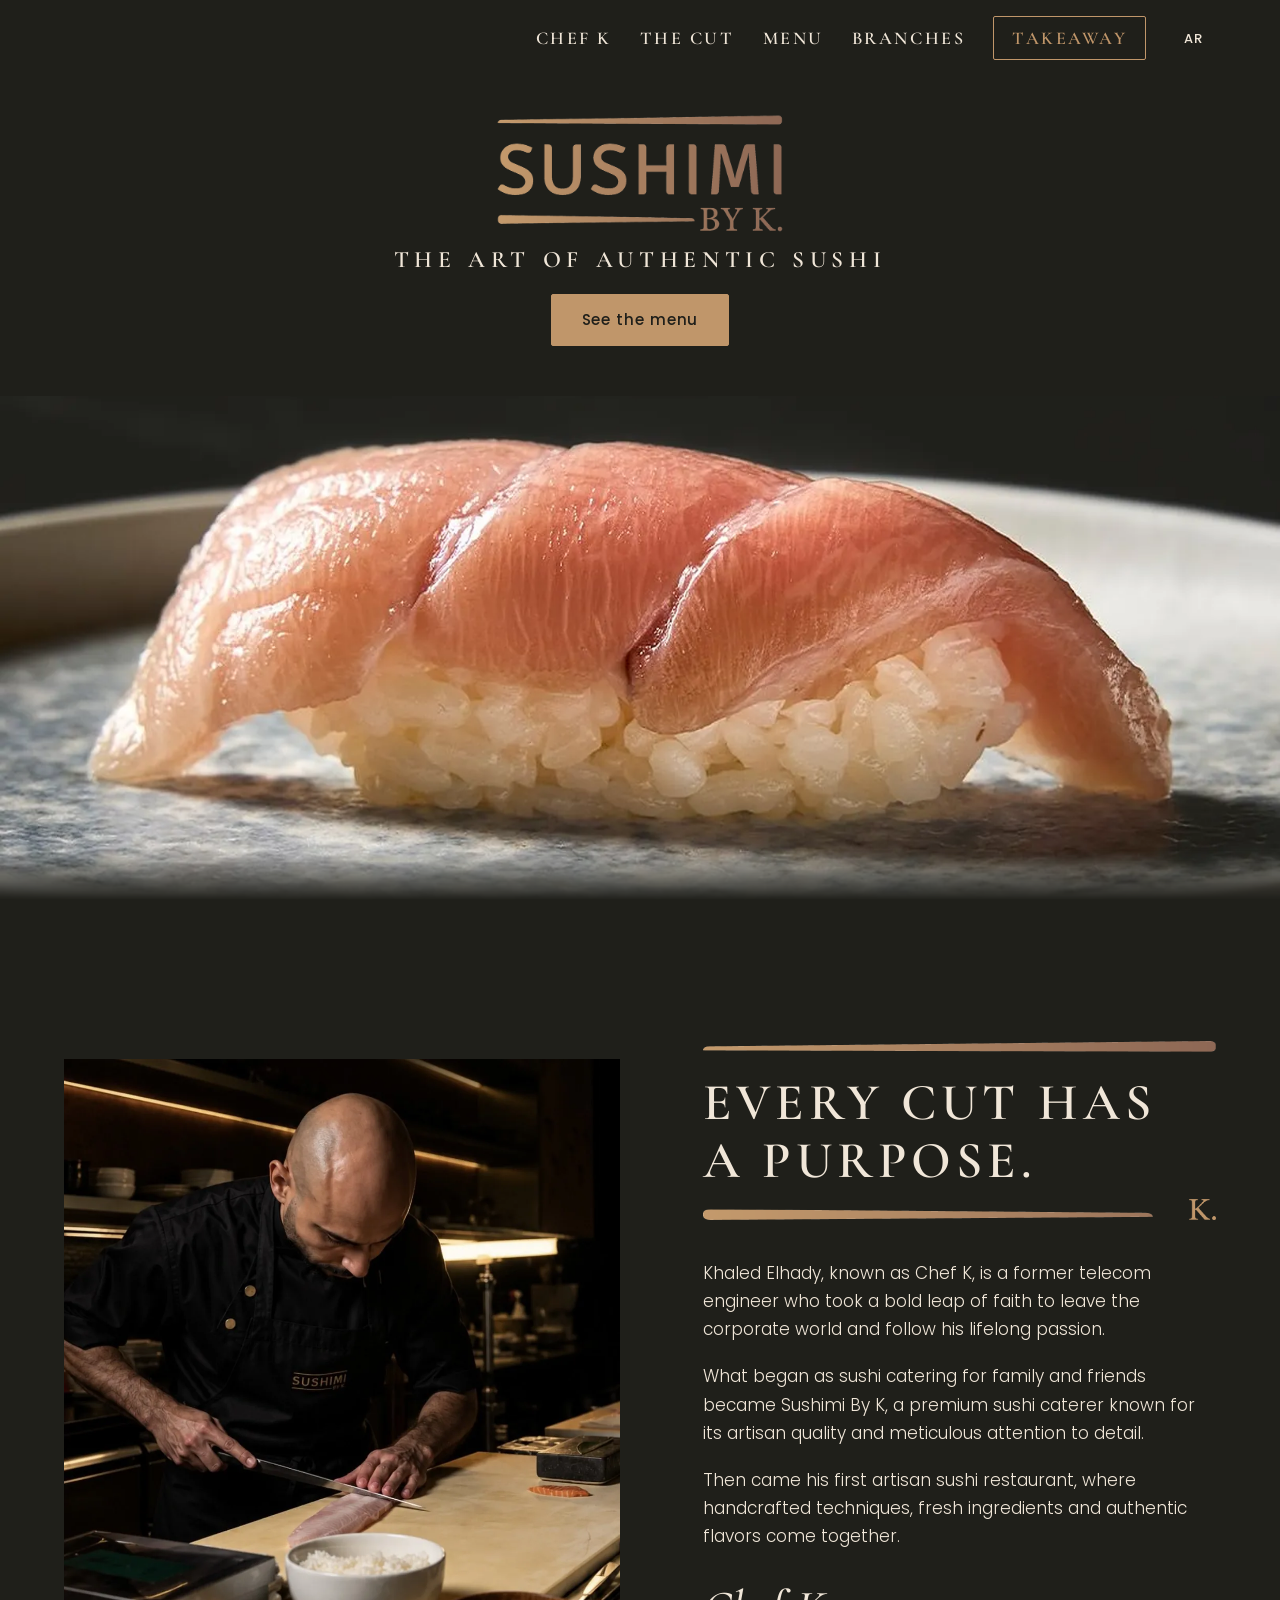
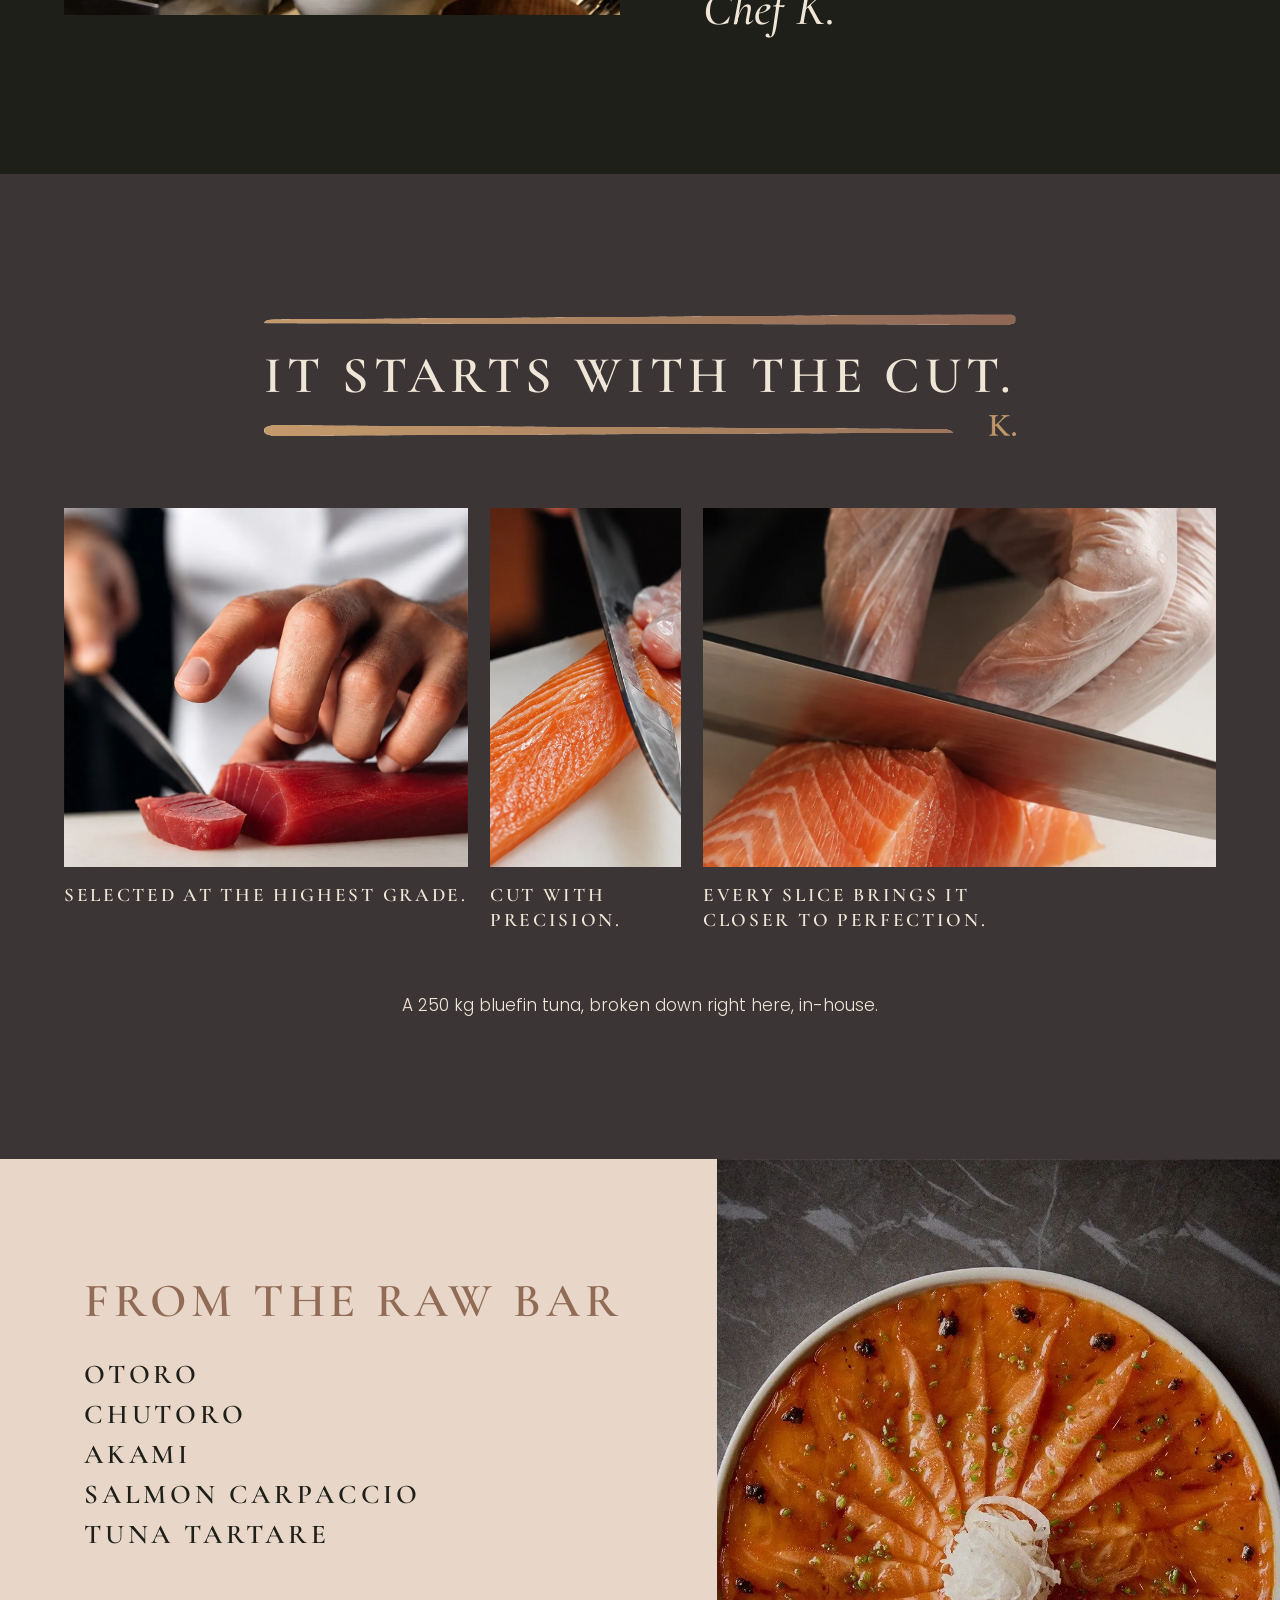
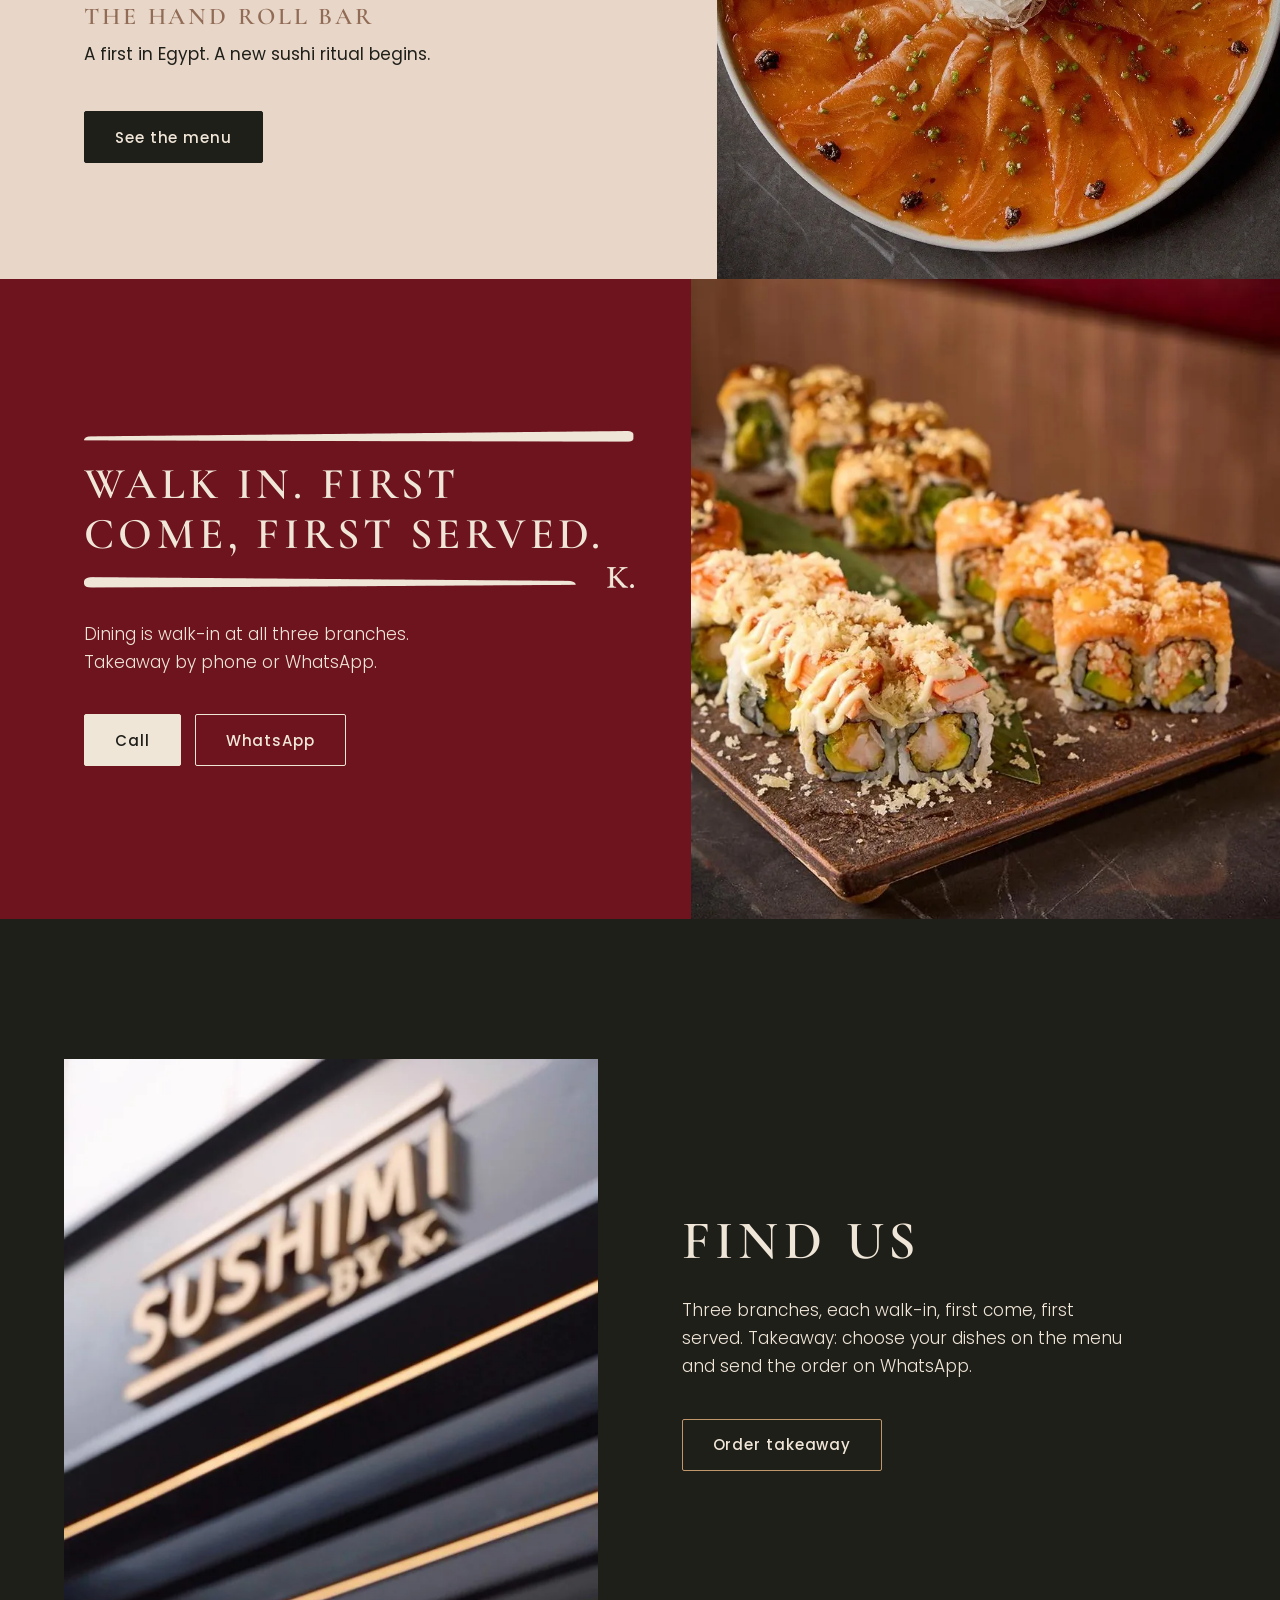
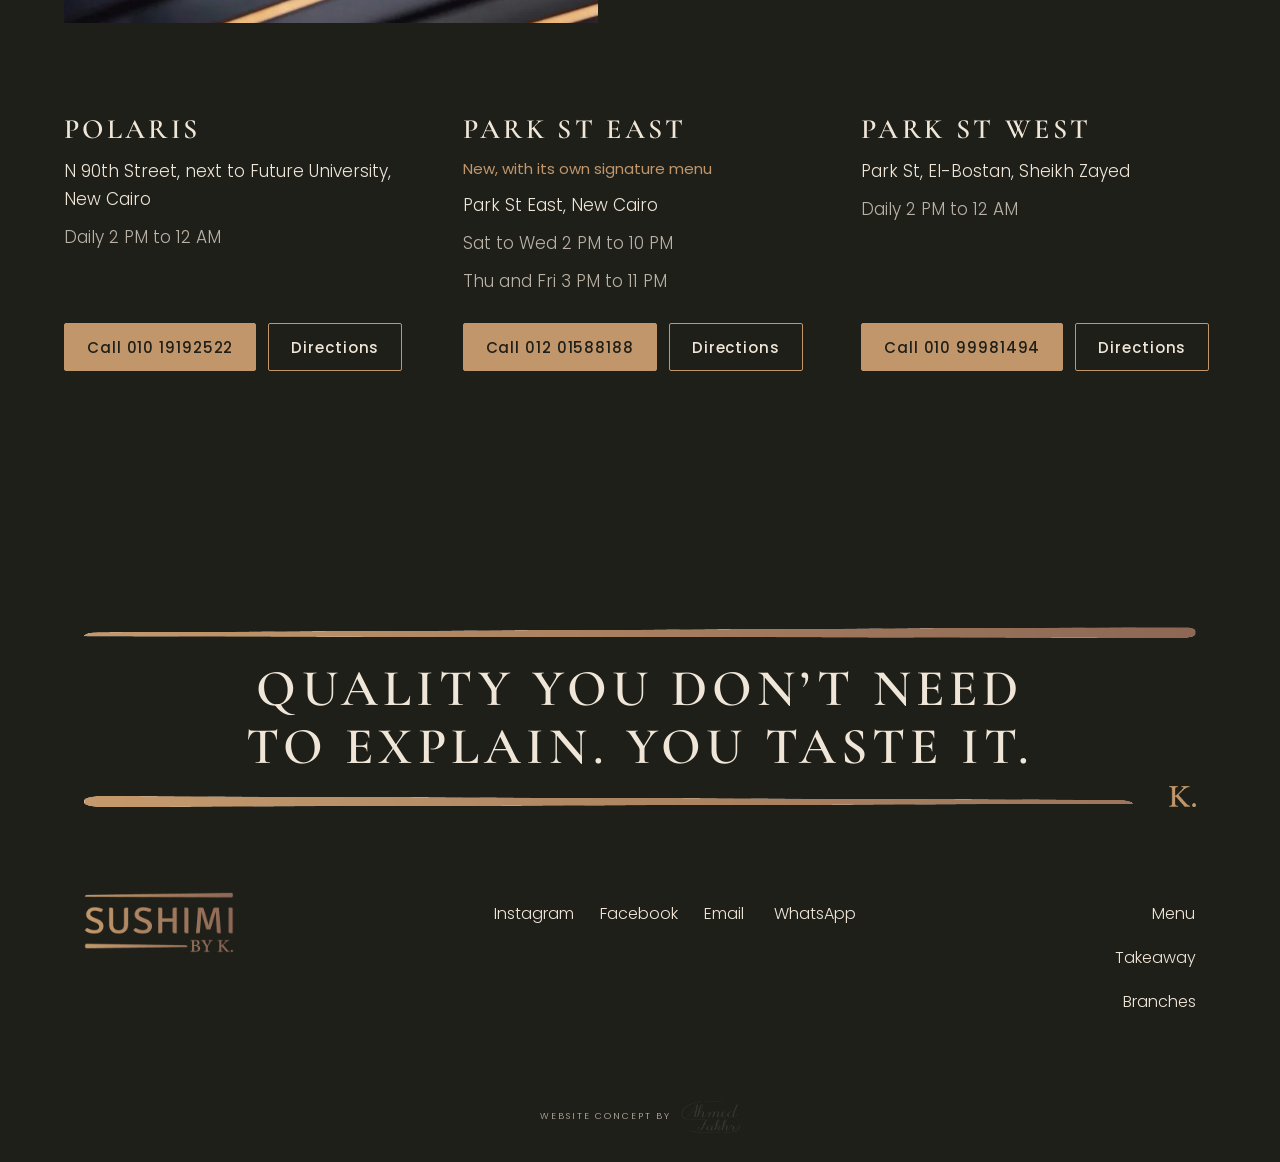
<file: index.html>
<!doctype html>
<html lang="en">
<head>
<meta charset="utf-8">
<meta name="viewport" content="width=device-width,initial-scale=1,minimum-scale=1">
<title>Sushimi By K | The Art of Authentic Sushi in New Cairo and Sheikh Zayed</title>
<meta name="description" content="Sushimi By K, the art of authentic sushi. Three branches: Polaris and Park St East in New Cairo, Park St West in Sheikh Zayed. Walk in, first come, first served.">
<meta name="theme-color" content="#1F1F1A">
<link rel="canonical" href="https://ahmedfakhr1.github.io/sushimibyk-preview/">
<meta property="og:type" content="website">
<meta property="og:site_name" content="Sushimi By K">
<meta property="og:title" content="Sushimi By K | The Art of Authentic Sushi in New Cairo and Sheikh Zayed">
<meta property="og:description" content="Sushimi By K, the art of authentic sushi. Three branches: Polaris and Park St East in New Cairo, Park St West in Sheikh Zayed. Walk in, first come, first served.">
<meta property="og:url" content="https://ahmedfakhr1.github.io/sushimibyk-preview/">
<meta property="og:image" content="https://ahmedfakhr1.github.io/sushimibyk-preview/img/og.jpg">
<meta property="og:image:width" content="1200">
<meta property="og:image:height" content="630">
<meta name="twitter:card" content="summary_large_image">
<link rel="icon" type="image/png" href="img/icon.png">
<link rel="icon" type="image/png" sizes="192x192" href="img/icon-192.png">
<link rel="apple-touch-icon" href="img/apple-touch-icon.png">
<link rel="preload" href="fonts/cormorant-garamond-5d13e7.woff2" as="font" type="font/woff2" crossorigin>
<link rel="preload" href="fonts/cormorant-garamond-d301dc.woff2" as="font" type="font/woff2" crossorigin>
<link rel="preload" href="fonts/poppins-178956.woff2" as="font" type="font/woff2" crossorigin>
<link rel="preload" href="fonts/poppins-5a6413.woff2" as="font" type="font/woff2" crossorigin>
<link rel="preload" href="fonts/poppins-ac3490.woff2" as="font" type="font/woff2" crossorigin>
<style>html.fl body{opacity:0}body{transition:opacity .25s ease}@media(prefers-reduced-motion:reduce){body{transition:none}}</style>
<script>(function(){var d=document.documentElement,s=0;d.classList.add('js');try{s=localStorage.getItem('sbk-intro')}catch(e){}if(s){d.classList.add('fl');setTimeout(function(){d.classList.remove('fl')},3000)}else{d.classList.add('veiled');setTimeout(function(){d.classList.remove('veiled')},4500)}})();</script>
<link rel="preload" as="image" href="img/logo-copper.png" fetchpriority="high">
<link rel="preload" as="image" href="img/hero-1080.webp" imagesrcset="img/hero-1080.webp 1080w, img/hero-1620.webp 1620w" imagesizes="100vw" fetchpriority="high">
<link rel="stylesheet" href="fonts.css?v=8">
<link rel="stylesheet" href="site.css?v=8">
<script src="site.js?v=8" defer></script>
<script type="application/ld+json">{"@context": "https://schema.org", "@type": "Restaurant", "@id": "https://ahmedfakhr1.github.io/sushimibyk-preview/#restaurant", "name": "Sushimi By K", "description": "The Art of Authentic Sushi, with the founder and executive chef, Chef K, at the counter.", "url": "https://ahmedfakhr1.github.io/sushimibyk-preview/", "image": "https://ahmedfakhr1.github.io/sushimibyk-preview/img/og.jpg", "logo": "https://ahmedfakhr1.github.io/sushimibyk-preview/img/logo-copper.png", "servesCuisine": "Sushi", "email": "sushimi@sushimibyk.com", "telephone": "+201019192522", "acceptsReservations": "False", "hasMenu": "https://ahmedfakhr1.github.io/sushimibyk-preview/menu.html", "founder": {"@type": "Person", "name": "Khaled Elhady", "alternateName": "Chef K"}, "sameAs": ["https://www.instagram.com/sushimi.by.k/", "https://www.facebook.com/sushimi.by.k"], "department": [{"@type": "Restaurant", "name": "Sushimi By K, Polaris", "telephone": "+201019192522", "hasMap": "https://www.google.com/maps/place/Sushimi+By+K+-+Polaris/@30.0281532,31.4937382,17z", "address": {"@type": "PostalAddress", "streetAddress": "N 90th Street, next to Future University", "addressLocality": "New Cairo", "addressCountry": "EG"}, "openingHoursSpecification": [{"@type": "OpeningHoursSpecification", "dayOfWeek": ["Monday", "Tuesday", "Wednesday", "Thursday", "Friday", "Saturday", "Sunday"], "opens": "14:00", "closes": "00:00"}]}, {"@type": "Restaurant", "name": "Sushimi By K, Park St East", "telephone": "+201201588188", "hasMap": "https://www.google.com/maps/place/Sushimi+By+K+-+Park+St+East/@30.0074053,31.4009795,17z", "address": {"@type": "PostalAddress", "streetAddress": "Park St East", "addressLocality": "New Cairo", "addressCountry": "EG"}, "openingHoursSpecification": [{"@type": "OpeningHoursSpecification", "dayOfWeek": ["Saturday", "Sunday", "Monday", "Tuesday", "Wednesday"], "opens": "14:00", "closes": "22:00"}, {"@type": "OpeningHoursSpecification", "dayOfWeek": ["Thursday", "Friday"], "opens": "15:00", "closes": "23:00"}]}, {"@type": "Restaurant", "name": "Sushimi By K, Park St West", "telephone": "+201099981494", "hasMap": "https://www.google.com/maps/place/Sushimi+By+K+-+Park+St+West/@30.0255326,31.0109569,17z", "address": {"@type": "PostalAddress", "streetAddress": "Park St, El-Bostan", "addressLocality": "Sheikh Zayed", "addressCountry": "EG"}, "openingHoursSpecification": [{"@type": "OpeningHoursSpecification", "dayOfWeek": ["Monday", "Tuesday", "Wednesday", "Thursday", "Friday", "Saturday", "Sunday"], "opens": "14:00", "closes": "00:00"}]}]}</script>
</head>
<body class="pg-home" id="top">
<div class="veil" aria-hidden="true"><div class="veil-box"><div class="veil-bar"><img class="track" src="img/veil-bar.png" width="520" height="40" alt=""><img class="fill" src="img/veil-bar.png" width="520" height="40" alt=""></div><img src="img/veil-logo.png" width="520" height="179" alt=""></div></div>
<a class="skip" href="#main">Skip to content</a>
<header class="hd">
<a class="hd-logo" href="#top" aria-label="Sushimi By K, top of the page"><img src="img/logo-copper-sm.png" width="380" height="156" alt="Sushimi By K."></a>
<div class="nav">
<nav class="nav-links" aria-label="Main"><a href="#chef">Chef K</a><a href="#cut">The cut</a><a href="menu.html">Menu</a><a href="#branches">Branches</a><a class="nav-btn" href="menu.html#takeaway">Takeaway</a></nav>
<div class="lang" role="group" aria-label="Language"><button type="button" data-open="ar" aria-label="Arabic">AR</button></div>
<button type="button" class="burger" data-open="drawer" aria-label="Open the menu"><svg class="ic" viewBox="0 0 24 24" aria-hidden="true" focusable="false"><path d="M4 8h16"/><path d="M4 16h16"/></svg></button>
</div>
</header>

<main id="main">
<section class="hero" aria-label="Sushimi By K">
<div class="hero-logo"><img src="img/logo-copper.png" width="760" height="313" alt="Sushimi By K." fetchpriority="high" decoding="async"></div>
<div class="hero-ph"><img src="img/hero-1080.webp" srcset="img/hero-1080.webp 1080w, img/hero-1620.webp 1620w" sizes="100vw" width="1080" height="837" alt="An otoro nigiri on a speckled plate" fetchpriority="high" decoding="async"></div>
<div class="hero-copy"><h1>The Art of Authentic Sushi</h1><a class="btn" href="menu.html">See the menu</a></div>
</section>

<section class="chef sec on-dark" id="chef">
<div class="wrap-w"><div class="chef-grid rv">
<div class="chef-ph"><img src="img/chef-k.webp" width="1080" height="1076" alt="Chef K slicing white fish at the counter, a bowl of rice in front of him" loading="lazy" decoding="async"></div>
<div class="chef-text">
<h2 class="signed left"><img class="bar" src="img/bar-long-copper.png" width="1422" height="44" alt="" loading="lazy"><span class="line">Every cut has a purpose.</span><span class="foot"><img class="bar" src="img/bar-short-copper.png" width="983" height="44" alt="" loading="lazy"><img class="k" src="img/k-copper.png" width="164" height="129" alt="" loading="lazy"></span></h2>
<div class="body-text">
<p>Khaled Elhady, known as Chef K, is a former telecom engineer who took a bold leap of faith to leave the corporate world and follow his lifelong passion.</p>
<p>What began as sushi catering for family and friends became Sushimi By K, a premium sushi caterer known for its artisan quality and meticulous attention to detail.</p>
<p>Then came his first artisan sushi restaurant, where handcrafted techniques, fresh ingredients and authentic flavors come together.</p>
</div>
<p class="sign-off">Chef K.</p>
</div>
</div></div>
</section>

<section class="cut sec on-marble" id="cut">
<div class="wrap-w rv">
<div class="cut-head"><h2 class="signed "><img class="bar" src="img/bar-long-copper.png" width="1422" height="44" alt="" loading="lazy"><span class="line">It starts with the cut.</span><span class="foot"><img class="bar" src="img/bar-short-copper.png" width="983" height="44" alt="" loading="lazy"><img class="k" src="img/k-copper.png" width="164" height="129" alt="" loading="lazy"></span></h2></div>
<div class="tri">
<figure class="t06"><img src="img/cut-tuna.webp" width="1080" height="959" alt="A hand and a knife slicing a deep red bluefin tuna loin" loading="lazy" decoding="async"><figcaption>Selected at the highest grade.</figcaption></figure>
<figure class="t05"><img src="img/cut-fillet.webp" width="648" height="1215" alt="A knife running along a salmon fillet" loading="lazy" decoding="async"><figcaption>Cut with precision.</figcaption></figure>
<figure class="t04"><img src="img/cut-block.webp" width="1080" height="756" alt="A knife through a block of salmon" loading="lazy" decoding="async"><figcaption>Every slice brings it closer to perfection.</figcaption></figure>
</div>
<p class="cut-note">A 250 kg bluefin tuna, broken down right here, in-house.</p>
</div>
</section>

<section class="raw plate" id="raw" aria-labelledby="raw-h">
<div class="raw-grid">
<div class="raw-text rv">
<h2 id="raw-h">From the raw bar</h2>
<ul class="names"><li>Otoro</li><li>Chutoro</li><li>Akami</li><li>Salmon Carpaccio</li><li>Tuna Tartare</li></ul>
<h3>The Hand Roll Bar</h3>
<p class="hr-p">A first in Egypt. A new sushi ritual begins.</p>
<a class="btn btn-ink" href="menu.html">See the menu</a>
</div>
<div class="raw-ph"><img src="img/carpaccio.webp" width="1080" height="1188" alt="Salmon carpaccio from above, slices fanned around a nest of white daikon on charcoal marble" loading="lazy" decoding="async"></div>
</div>
</section>

<section class="walkin" id="walkin" aria-labelledby="walk-h">
<div class="walk-ph"><img src="img/banquette.webp" width="1080" height="1120" alt="Maki on a dark board in front of a burgundy velvet banquette and a walnut panel" loading="lazy" decoding="async"></div>
<div class="walk-panel rv">
<h2 class="signed left" id="walk-h"><img class="bar" src="img/bar-long-light.png" width="1422" height="44" alt="" loading="lazy"><span class="line">Walk in. First come, first served.</span><span class="foot"><img class="bar" src="img/bar-short-light.png" width="983" height="44" alt="" loading="lazy"><img class="k" src="img/k-light.png" width="164" height="129" alt="" loading="lazy"></span></h2>
<p>Dining is walk-in at all three branches. Takeaway by phone or WhatsApp.</p>
<div class="walk-act"><button type="button" class="btn btn-lt" data-pick="call">Call</button><a class="btn btn-lt-o" href="https://wa.me/201019192522" target="_blank" rel="noopener">WhatsApp</a></div>
</div>
</section>

<section class="branches sec on-dark" id="branches">
<div class="wrap-w rv">
<div class="find">
<div class="find-ph"><img src="img/sign.webp" width="720" height="1280" alt="The lit SUSHIMI BY K. sign over black slats with warm light lines" loading="lazy" decoding="async"></div>
<div class="find-text">
<h2>Find us</h2>
<p>Three branches, each walk-in, first come, first served. Takeaway: choose your dishes on the menu and send the order on WhatsApp.</p>
<a class="btn btn-o" href="menu.html#takeaway">Order takeaway</a>
</div>
</div>
<div class="brs"><article class="br"><h3>Polaris</h3><p class="addr">N 90th Street, next to Future University, New Cairo</p><p class="hrs">Daily 2 PM to 12 AM</p><div class="br-act"><a class="btn" href="tel:+201019192522">Call 010 19192522</a><a class="btn btn-o" href="https://www.google.com/maps/place/Sushimi+By+K+-+Polaris/@30.0281532,31.4937382,17z" target="_blank" rel="noopener">Directions</a></div></article><article class="br"><h3>Park St East</h3><p class="tag">New, with its own signature menu</p><p class="addr">Park St East, New Cairo</p><p class="hrs">Sat to Wed 2 PM to 10 PM</p><p class="hrs">Thu and Fri 3 PM to 11 PM</p><div class="br-act"><a class="btn" href="tel:+201201588188">Call 012 01588188</a><a class="btn btn-o" href="https://www.google.com/maps/place/Sushimi+By+K+-+Park+St+East/@30.0074053,31.4009795,17z" target="_blank" rel="noopener">Directions</a></div></article><article class="br"><h3>Park St West</h3><p class="addr">Park St, El-Bostan, Sheikh Zayed</p><p class="hrs">Daily 2 PM to 12 AM</p><div class="br-act"><a class="btn" href="tel:+201099981494">Call 010 99981494</a><a class="btn btn-o" href="https://www.google.com/maps/place/Sushimi+By+K+-+Park+St+West/@30.0255326,31.0109569,17z" target="_blank" rel="noopener">Directions</a></div></article></div>
</div>
</section>
</main>
<footer class="ft">
<div class="wrap">
<div class="ft-sign rv"><p class="signed "><img class="bar" src="img/bar-long-copper.png" width="1422" height="44" alt="" loading="lazy"><span class="line">Quality you don&rsquo;t need to explain. You taste it.</span><span class="foot"><img class="bar" src="img/bar-short-copper.png" width="983" height="44" alt="" loading="lazy"><img class="k" src="img/k-copper.png" width="164" height="129" alt="" loading="lazy"></span></p></div>
<div class="ft-row">
<a href="#top" aria-label="Sushimi By K"><img src="img/logo-copper-sm.png" width="380" height="156" alt="Sushimi By K." loading="lazy"></a>
<div class="ft-links"><a href="https://www.instagram.com/sushimi.by.k/" target="_blank" rel="noopener">Instagram</a><a href="https://www.facebook.com/sushimi.by.k" target="_blank" rel="noopener">Facebook</a><a href="mailto:sushimi@sushimibyk.com">Email</a><a href="https://wa.me/201019192522" target="_blank" rel="noopener">WhatsApp</a></div>
<div class="ft-col"><a href="menu.html">Menu</a><a href="menu.html#takeaway">Takeaway</a><a href="#branches">Branches</a></div>
</div>
<p class="credit"><a class="sig" href="https://ahmedfakhr1.github.io/" rel="noopener" title="Website concept by Ahmed Fakhreldin"><span class="sig-by">Website concept by</span><span class="sr">Ahmed Fakhreldin</span><svg viewBox="-16 -123 301 172" aria-hidden="true" focusable="false"><defs><mask id="sig-pen" maskUnits="userSpaceOnUse" x="-80" y="-180" width="760" height="300"><g class="pen"><path pathLength="1" style="animation-delay:0.10s;animation-duration:0.32s" d="M8.2 -39l2 1.2 1.2 0.4 1.4 0.1 1.6-0.3 1.7-0.7 2-1.2 5.2-4.7 7-8 8.4-10.2 8.6-11 16.8-22.7 1.8-2 0.9-0.2 -0.1 1.7 -1.2 6.4 -3.2 14.3 -2.4 10.5 -5.3 21.1 -0.4 2.1 -0.1 2.6 0.6 1.9 1.5 1 1.1 0.1 2.6-0.4 1.5-0.8 3.2-2.7 4.9-5.5"/><path pathLength="1" style="animation-delay:0.50s;animation-duration:0.05s" d="M35.4 -60.5l6.3-1.4 7.3-1 7-0.4 6.6 0.3"/><path pathLength="1" style="animation-delay:0.64s;animation-duration:0.51s" d="M70.1 -51.5l11.6-15.7 6.3-9.3 3.1-5.2 2.8-6.3 1.6-5.6 0-2.1 -0.4-1.7 -0.8-1.3 -1.4-0.5 -1.9 0.2 -2.2 1.1 -2 1.6 -1.7 2 -1.4 2.5 -1.4 3.4 -3.2 9.4 -3.6 12.8 -3.9 16.2 -1.6 7.5 -0.3 2.9 5.3-10.1 4.2-5.8 2.6-3.1 2.5-2.3 2.4-1.4 2.3-0.9 2.3-0.4 2.3 0 1.8 0.4 1.3 0.9 0.9 1.3 0.4 1.7 -0.1 2.1 -0.5 2.6 -3.4 9.2 -0.6 2.6 0 2.1 0.4 1.7 0.8 1.3 1.1 0.9 1.1 0.4 1.2 0 1.6-0.4 4.3-2 3.2-2.3 3.7-4.3 10.3-13.2 2.5-2.3 2.5-1.4 2-0.6 1.5 0.3 1.1 1 0.6 1.2 0.1 1.1 -0.3 1.6 -3.8 11.2 -4.2 10.1"/><path pathLength="1" style="animation-delay:1.22s;animation-duration:0.12s" d="M127 -45.5l4.4-6.9 2.3-3.1 2.6-3.1 2.5-2.3 2.4-1.4 2.4-0.9 2.3-0.4 2.2 0 1.8 0.4 1.4 0.9 0.8 1.1 0.5 1.2 0 1.1 -3 9.6 -5.3 12.9"/><path pathLength="1" style="animation-delay:1.42s;animation-duration:0.17s" d="M148.2 -45.5l4.4-6.9 4.9-6.2 2.5-2.3 2.4-1.4 2.4-0.9 2.3-0.4 2.2 0 1.8 0.4 1.4 0.9 0.8 1.3 0.4 1.7 0 2.1 -0.6 2.6 -3.4 9.2 -0.5 2.6 -0.1 2.1 0.4 1.7 0.9 1.3 1 0.9 1.1 0.4 1.2 0 1.6-0.4 4.3-2 1.8-1.2 1.4-1.1 1.6-1.7 6.9-8.7"/><path pathLength="1" style="animation-delay:1.67s;animation-duration:0.18s" d="M193.4 -42.4l6.3-3.2 1.5-1.2 2.6-3 2.4-4.4 0.7-2.2 0.2-2.3 -0.3-1.8 -0.7-1.4 -1-1 -1.1-0.6 -2.6 0.1 -4.2 1.9 -2 1.6 -1.6 1.9 -1.2 2.5 -0.9 2.8 -0.5 6.4 0.5 2.7 0.9 2.3 1.4 1.8 1.8 1.4 2.2 1 2.2 0.6 2.3 0.1 2.3-0.2 4.6-1.8 3.5-2.3 1.4-1.4 7.5-9.4"/><path pathLength="1" style="animation-delay:1.93s;animation-duration:0.43s" d="M249.1 -54.5l-1.7-4.2 -1.3-1.8 -1.9-1.4 -2.2-1 -2.2-0.6 -4.5 0.1 -4.7 1.8 -3.5 2.3 -2.6 3 -2.4 4.4 -0.7 2.3 -0.2 2.3 0.2 2.2 0.6 2.3 1.1 2.1 1.5 1.7 2 1.3 2.2 0.9 2.2 0.4 2.3 0 2.3-0.4 2.4-0.9 2.3-1.3 1.8-1.7 1.5-2.1 3.3-6.8 20.5-46.9 -13.8 32.1 -1.4 4 -1.7 5.3 -2.2 9.4 -0.3 3.4 0.1 2.5 0.7 1.7 2.1 1.6 2.6-0.1 4.2-1.8 3.5-2.3 1.4-1.4 7.5-9.4"/><path pathLength="1" style="animation-delay:2.43s;animation-duration:0.74s" d="M193.3 -110.5l-6.7-2.7 -5.3-1.3 -7.1-1.1 -8.9-0.8 -11.2-0.6 -13.4-0.3 -14.7 0.2 -15.2 0.6 -15.7 1.1 -15.1 1.8 -14.3 2.4 -13.4 3 -11.9 3.4 -10.6 4 -9.5 4.7 -8.4 5.5 -7.4 6.4 -6 6.9 -4.7 7.5 -3.3 7.4 -2 6.2 -0.5 4.9 0.6 4.6 1.5 4.7 2.5 4.7 3.6 4 4.7 3 5.9 2.3 7.5 1.7 9.1 1.1 21.4 1.4 22.1 0.5 8.8 0 18.6-0.6 4.3 0.1 11.3 2 3.1 0.3 2.8-0.1 2.5-0.5 4.5-2"/><path pathLength="1" style="animation-delay:3.25s;animation-duration:0.19s" d="M109.7 -21.5l-7.4 18.7 -5 11.6 -2.4 4.9 -4.6 7.4 -2.2 2.7 -2.2 2 -2 1.5 -4.1 2.1 -2 0.5 -1.9 0.1 -2-0.2 -1.8-0.6 -1.8-1 -1.5-1.3 -1-1.7 -0.9-3.9 0-1.9 0.4-1.7 0.8-1.3 1-1 1.4-0.6 1.8-0.3 3.8 0.6 3.9 2"/><path pathLength="1" style="animation-delay:3.52s;animation-duration:0.04s" d="M89.3 1.7l23.2 0"/><path pathLength="1" style="animation-delay:3.64s;animation-duration:1.68s" d="M139.5 14.5l-1.4-3.5 -1.2-1.5 -1.6-1.2 -1.8-0.9 -1.9-0.5 -1.9-0.1 -4 0.9 -3.6 1.9 -2.4 2 -1.1 1.5 -2.1 3.7 -0.5 1.9 -0.2 2 0.7 3.8 0.9 1.8 1.3 1.5 1.7 1.1 3.8 1.1 1.9 0 4-1.1 1.9-1.1 1.6-1.5 1.2-1.8 5.8-12.4 1.1-1.8 -2.7 10.6 -0.4 3.1 0 2.5 0.4 1.6 0.9 1.1 0.9 0.6 0.9 0.2 2.6-0.6 3.7-1.8 2.6-2 1.5-1.7 11.1-14.5 8.7-12.5 2.9-4.7 3.4-7.8 0.6-2.3 0.2-2 -0.2-1.5 -0.6-1.2 -1-0.8 -1.5 0 -1.9 0.8 -1.8 1.2 -1.4 1.5 -1.3 2 -2.5 6 -2.8 9 -3.1 11.8 -3.3 14.2 -0.6 3.8 0.5-0.3 1.2-2.8 2.4-4.4 5.4-7.5 2.2-2.2 2.1-1.4 2-0.9 2-0.5 1.9-0.1 1.7 0.3 1.2 0.6 0.9 0.9 0.5 1.4 0 1.6 -0.4 1.9 -1.1 1.4 -1.8 1.1 -2.2 0.7 -2.6 0.4 -2.7 0.1 -1.1 0.3 2.3 2 1.3 1.9 2.3 6.7 0.9 1.1 0.9 0.6 1 0.2 1.1-0.1 1.5-0.5 3.6-1.8 1.5-1 2.6-2.7 8.6-11.1 5.5-7.5 7.5-11 3.6-7.3 1.6-4.9 0.2-2 -0.2-1.5 -0.6-1.2 -1.1-0.8 -1.4 0 -1.9 0.8 -1.8 1.2 -1.5 1.5 -1.2 2 -1.2 2.7 -2.7 7.4 -3 10.4 -3.2 13.3 -2.3 11 0.6-0.3 2.4-5.2 2.6-4.2 4-5.3 2.1-2.2 2.1-1.4 2-0.9 2-0.5 2-0.1 1.6 0.3 1.3 0.6 0.9 0.9 0.4 1.4 0.1 1.6 -0.3 2.1 -0.7 2.4 -2.2 5.4 -0.7 4.3 0.2 1.5 0.6 1.2 0.8 0.9 1 0.5 2.2-0.1 1.6-0.6 3.6-1.9 2.5-2.2 8.2-10.4 6.4-9 0.5 0 -0.1 1.4 0.6 1.5 1.8 0.7 2.6 0.1 2.2 0.4 1.4 0.7 0.7 1.1 0.3 1.5 0 1.8 -1.3 4.7 -2 4.9 -0.4 2.4 1.1 2 0.9 0.7 1 0.4 1 0 3.1-1.1 3.5-2 1.1-0.9 3.2-3.6 7.8-10.4 3.6-3.6 1.8-1.2 1.7-0.5 1.7 0 1.3 0.6 0.8 1.3 0.4 1.8 -0.2 2.4 -0.9 2.8 -1.6 3.5 -2.6 4.3 -3.6 4.8 -4.6 4 -5.8 2.9 -7.4 2.1 -9.5 1.7 -11.8 1.3 -12 1 -22.3 1.3 -15 0.3 -19.5 0 -41.7-0.7 -17.8-0.7 -16-0.9 -14.4-1.1 -12.7-1.3 -11.4-1.6 -10.4-1.7 -9.1-1.9 -8.1-2.1 -14.5-4.8"/></g></mask><g id="sig-ink"><path d="M7.8 -38.4l0 0.5 0.6 0.6 1.4-2.2 -0.7-0.3 -0.5 0.2zM8.2 -37.5l1 0.5 1.5 0.3 0.5-1.7 -1.6-1.2zM10.2 -36.7l3.2-0.1 -0.2-1.2 -1.3-0.1 -1-0.5zM12.8 -36.7l1.7-0.3 1.9-0.8 -0.6-1 -1.6 0.6 -1.4 0.2zM15.8 -37.5l2.6-1.5 1.6-1.2 -0.8-0.9 -2.1 1.5 -1.8 1zM19.2 -39.5l2.5-2.3 3.1-3.2 -0.9-0.8 -5.5 5.3zM23.7 -43.8l7.1-8.1 -0.9-0.7 -7.1 8zM29.5 -50.4l8.2-9.9 -0.9-0.7 -8.2 9.9zM36.3 -58.5l8.6-10.8 -1-0.8 -8.6 10.8zM43.4 -67.5l8.5-11 -1-0.7 -8.4 11zM50.5 -76.7l7.5-10.3 -1-0.7 -7.4 10.2zM56.9 -85.3l6.1-8.4 -1-0.7 -6.1 8.4zM62.1 -92.5l4.3-5.5 -0.9-0.7 -4.4 5.5zM65.9 -97.3l1.7-2.3 -0.6-0.6 -2 2.1zM66.1 -100.2l-0.9 0.2 -0.8 1.5 5.2 0.9 -0.3-1.8 -0.8-0.4zM64.6 -99l-0.7 1.9 -0.5 2.7 5.7 1.2 0.5-2.9 0-2.1zM63.5 -95.4l-1.5 7.5 5.7 1.3 1.6-7.7zM62.3 -89.4l-2.1 9.5 5.7 1.3 2.1-9.5zM60.6 -81.6l-2.3 10.3 5.6 1.3 2.4-10.3zM58.7 -73l-2.5 10.4 5.6 1.4 2.5-10.5zM56.6 -64.3l-2.4 9.9 5.6 1.4 2.4-10zM54.6 -55.9l-2 8 5.5 1.4 2.1-8.1zM52.9 -49.1l-1.4 5.7 5.7 1.1 1.2-5.4zM51.6 -44.1l-0.5 3.7 5.9 0 0.3-2.5zM51.1 -41l0.1 1.7 0.6 1.6 5.1-1.7 0.1-1.3zM51.5 -38.2l1 1.4 1.6 0.8 2.9-3.5zM53.5 -36.2l1.1 0.3 1.8 0 0.3-1.5 -0.5-0.7 0.1-0.7zM56 -35.9l2.6-0.2 -0.2-1.2 -1.1 0.1 -0.8-0.4zM58.1 -36l1.5-0.3 1.5-0.7 -0.5-1 -1.4 0.6 -1.2 0.2zM60.6 -36.7l3.3-2.3 -0.8-0.9 -3 2.1zM63.3 -38.5l3.5-3.3 -0.9-0.9 -3.3 3.3zM66.2 -41.2l3-3.6 -0.8-0.7 -3.1 3.5zM68.8 -44.4l1-1.4 -0.7-0.4 -1.1 1.1z"/><path d="M35.4 -60.1l3.1-0.5 -0.3-1.2 -2.9 0.9zM37.6 -60.4l6.6-1.3 -0.2-1.2 -6.6 1.3zM43 -61.5l7.3-1 -0.1-1.2 -7.4 1zM49 -62.3l7-0.4 0-1.3 -7.1 0.5zM55 -62.7l5.7 0.2 0.1-1.2 -5.9-0.2zM60 -62.5l1.8 0.1 0.8-0.2 -0.1-0.9 -2.5-0.3z"/><path d="M70.4 -51.3l2.4-2.9 -0.9-0.6 -2.1 3.1zM72.1 -53.3l5.3-6.9 -1-0.8 -5.2 7zM76.4 -58.8l7.1-10 -1-0.7 -7.1 9.9zM82.2 -66.9l6.3-9.2 -1-0.7 -6.3 9.2zM87.7 -75l3.4-5.5 -1-0.6 -3.4 5.5zM90.7 -79.7l2.9-5.9 -1.2-0.4 -2.8 5.7zM93.1 -84.4l2.4-6.4 -1.1-0.4 -2.4 6.2zM95.2 -89.9l0.7-2.7 0.3-2.4 -1.2 0 -0.2 2.1 -0.7 2.7zM96.2 -94.3l-0.1-2.1 -0.7-1.8 -1 0.6 0.5 1.4 0 1.8zM95.7 -97.6l-1-1.5 -1.7-0.8 -0.1 1.3 1 0.4 0.7 1zM93.6 -99.8l-2-0.2 -2.6 0.6 1.1 2.2 1.8-1.1 1.3-0.2zM89.9 -99.6l-2.7 1 -2.6 1.6 3.1 2.6 1.2-1.8 1.8-1.5zM85.4 -97.6l-2.2 2 -1.8 2.7 4.6 2.3 2.1-4.4zM82 -93.9l-1.7 3.3 -1.7 4.1 5.2 1.8 2.6-6.9zM79.2 -88l-3.4 10.1 5.4 1.6 3.1-9.8zM76.4 -79.8l-3.7 12.9 5.6 1.4 3.4-12.7zM73.4 -69.3l-3.9 15.7 5.6 1.3 3.8-15.5zM70.1 -56.4l-1.2 5.8 -1.8 9.9 4.6 1.1 4.1-15.5zM67.4 -42.6l-0.6 4.7 0.1 0.8 0.5 0.5 2.3 0.5 0.6-0.3 0.9-1.8 1-3.3zM68.9 -36.2l1.4-2.9 -0.9-0.5 -1.2 3.1zM69.9 -38.3l2.8-6.1 -1-0.5 -2.7 6.2zM72.2 -43.4l2.8-5.2 -1-0.6 -2.8 5.4zM74.6 -47.8l3.5-5.2 -1-0.7 -3.5 5.3zM77.4 -52l4.8-6.2 -0.9-0.8 -4.9 6.3zM81.4 -57.3l2.4-2.5 2.4-1.6 -0.6-1.1 -2.6 1.8 -2.6 2.6zM85.4 -61l2.3-1.1 2.2-0.7 -0.2-1.2 -2.5 0.8 -2.5 1.2zM89.2 -62.6l2.2-0.4 2.1 0.1 0.1-1.4 -2.3 0.1 -2.4 0.4zM92.8 -63l1.8 0.6 0.8 1 1.8-2.5 -1.4-0.3 -2.9-0.1zM95.2 -61.8l0.2 0.8 -0.2 1.2 5.2-1.5 -1.7-1.9 -2.2-0.9zM95.2 -60l-0.2 2.4 5.8 0.8 0.1-2.8 -1-2.4zM95 -58.2l-0.9 4.6 5.2 1.8 1.1-3.1 0.5-2.9zM94.4 -54.6l-2.4 6.4 5.2 1.8 2.5-6.4zM92.4 -49.3l-1.2 3.2 -0.7 2.9 5.9 0.8 0.3-2.2 0.8-2.8zM90.7 -44.1l-0.3 2.8 0.6 2.6 5.2-1.5 0.2-2.9zM90.6 -39.6l1.3 2.3 1.9 1.3 2.3-2.7 -0.1-0.7 0.2-1.2zM93.2 -36.3l1.8 0.6 1.6 0.1 0.3-1.6 -0.5-0.8 -0.4-1.1zM96.1 -35.6l3-0.5 -0.3-1.1 -1.3 0.2 -0.8-0.4zM98.6 -35.9l4.1-1.6 -0.5-1.1 -3.9 1.5zM101.9 -37.1l4.1-2.4 -0.7-1 -3.9 2.3zM105.5 -39.1l3-2.6 -0.9-0.9 -2.8 2.5zM108 -41.2l4.1-4.8 -1-0.8 -4 4.8zM111.2 -45l5.2-6.7 -0.9-0.7 -5.2 6.7zM115.6 -50.6l5.2-6.7 -1-0.8 -5.2 6.8zM119.9 -56.2l2.5-2.8 2.4-2 -0.7-1 -2.5 2.1 -2.6 2.9zM124 -60.4l2.3-1.4 1.9-0.3 -0.2-1.5 -2.2 0.7 -2.5 1.5zM127.6 -62.2l0.6 0.1 0.7 0.4 0 1 2.9-2.5 -1.5-0.6 -0.8-0.1 -2.2 0.5zM129 -61.1l-0.4 1.7 5.5-1.2 -1.1-1.8 -1.9-1.1zM128.7 -59.6l-0.3 1.2 5.5 1.4 0.5-2.2 -0.6-2.1zM128.5 -59l-1.7 5.8 5.2 1.8 2.1-6.4zM127.2 -54.5l-2.7 8.4 4.6 1.8 3.4-8.5zM124.9 -47.4l-2.5 7.2 3.9 1.7 3.4-7.1zM122.8 -41.2l-0.8 2.6 -0.2 1.5 2.7 1.2 1-1.1 1.3-2.5zM121.7 -37.5l0.4 0.7 2 0.9 0.7-0.2z"/><path d="M127.4 -45.3l1.3-1.8 -1-0.7 -1 2.2zM128.4 -46.6l2.8-4.5 -1-0.7 -2.8 4.6zM130.6 -50.2l4.5-6 -1-0.8 -4.5 6.1zM134.2 -55.1l2.5-3.1 2.5-2.2 -0.8-1 -2.5 2.4 -2.7 3.1zM138.4 -59.8l2.3-1.6 2.3-1 -0.4-1.1 -2.5 1 -2.5 1.8zM142.2 -62.1l2.3-0.7 2.2-0.2 -0.1-1.3 -2.4 0.3 -2.4 0.8zM145.9 -63l2.1 0.1 1.5 0.8 0.8-2.1 -4.5 0zM149.1 -62.4l0.8 1 0.2 1.1 3.6-2.5 -1.9-1.1 -2.2-0.4zM150 -60.6l-0.2 1.2 5.7-0.5 -0.8-2 -1.6-1.3zM149.8 -59.4l-0.4 1.7 5.5 1.6 0.6-2.4 -0.2-2.1zM149.6 -58.4l-2.1 6.7 5.2 1.9 2.4-7.2zM148 -53.2l-3 8.3 5 2 3.2-8.5zM145.5 -46.2l-2.5 6.7 4.5 2 1-1.8 2.1-4.9zM143.2 -40.4l-0.5 2.3 0.1 0.9 2.5 1.3 0.6 0.1 0.4-0.2 1.7-2.3z"/><path d="M148.6 -45.3l1.3-1.9 -0.9-0.5 -1.1 2.1zM149.6 -46.6l2.9-4.5 -1-0.7 -2.9 4.6zM151.9 -50.2l4.4-6 -1-0.8 -4.5 6.1zM155.4 -55.1l2.6-3.1 2.4-2.2 -0.8-1 -2.5 2.4 -2.7 3.1zM159.6 -59.8l2.3-1.6 2.3-1 -0.4-1.1 -2.5 1 -2.5 1.8zM163.4 -62.1l2.3-0.7 2.2-0.2 -0.1-1.3 -2.4 0.3 -2.4 0.8zM167.2 -63l2 0.1 1.5 0.8 0.9-2.1 -4.6 0zM170.3 -62.4l0.8 1 0 1.1 4-2.4 -2.1-1.2 -2.2-0.4zM171.1 -60.6l-0.3 2 5.9-0.1 -0.6-2.6 -0.4-0.7 -1.2-1.2zM170.8 -59.1l-0.4 3.7 5.4 1.5 0.8-2.9 0-2.8zM170.5 -56.2l-0.6 2.6 -1.2 3.1 5 2.1 2.5-6.5zM169.2 -51.6l-2.5 6.5 5.6 1.3 0.7-2.6 1.2-3.1zM167 -46.1l-0.7 2.9 -0.1 2.8 5.8-0.5 0.5-3.7zM166.1 -41.3l0.6 2.6 1.6 2 3.5-2.7 0.2-2zM167.7 -37.3l1.3 1 2.3 0.7 1-2.1 -0.4-1 -0.1-1zM170.8 -35.7l1.6 0.1 1.4-0.2 -0.2-1.2 -0.9-0.2 -0.6-0.8zM173.3 -35.7l3.6-1.1 -0.5-1.1 -1.8 0.7 -1.4 0.2zM176.2 -36.5l4.4-2.2 -0.6-1 -4.3 2.1zM179.9 -38.3l3.4-2.4 -0.9-0.8 -3.1 2.1zM182.8 -40.3l3.4-3.7 -0.9-0.8 -3.3 3.6zM185.5 -43.2l4.6-5.9 -0.9-0.6 -4.6 5.7zM189.4 -48.2l2.2-3.1 -0.6-0.4 -0.2 0.1 -2.3 2.7z"/><path d="M193.6 -42.1l2.1-0.8 -0.5-1 -2 1.1zM195.1 -42.7l4.3-2.1 -0.6-1 -4.2 2.2zM198.7 -44.4l3.3-2.3 -0.8-0.9 -3.1 2.2zM201.6 -46.3l2.7-3.1 -1-0.7 -2.5 2.9zM203.8 -48.8l2.7-4.4 -1.1-0.5 -2.5 4.2zM206.1 -52.4l1-2.3 0.5-2.4 -1.2-0.2 -0.5 2.2 -0.9 2.2zM207.5 -56.3l0.2-2.4 -0.3-2 -1.1 0.4 0.2 1.6 -0.2 2.1zM207.6 -60l-0.6-1.8 -1.2-1.3 -0.8 0.9 0.9 1 0.5 1.4zM206.2 -62.7l-1.1-1 -1.3-0.5 -0.3 1.2 0.9 0.4 1 0.7zM204.2 -64.1l-1.3-0.2 -1.7 0.1 0.5 1.7 1.2-0.5 0.9 0.1zM201.8 -64.3l-4.4 1.2 1.2 2.3 3.6-1.9zM198.3 -63.4l-2.7 1.1 -2.5 1.6 3.1 2.7 1.2-1.8 1.9-1.4zM193.9 -61.3l-2.2 2.1 -1.8 2.7 5 1.9 0.7-2.1 0.9-1.9zM190.4 -57.5l-1.4 3.1 -0.8 3.5 5.9 0.7 1-5.1zM188.4 -52.1l-0.4 3.7 0.2 3.4 5.8-0.7 0.2-5.5zM188.1 -46.1l0.7 3.2 1.4 2.7 4.3-2.3 -0.5-4zM189.7 -41l1.9 2.3 2.5 1.5 1.7-2.6 -0.7-1 -0.7-2.3zM193.2 -37.7l2.6 1.1 2.5 0.6 0.5-1.7 -1.9-1.1 -1.5-1.5zM197.5 -36.2l2.4 0.4 2.4 0.1 -0.1-1.3 -2.1-0.2 -2-0.8zM201.5 -35.7l2.4-0.2 2.4-0.6 -0.4-1.1 -2.2 0.5 -2.2 0.1zM205.5 -36.2l2.4-0.9 2.3-1.2 -0.6-1.1 -2.2 1.2 -2.2 0.8zM209.5 -37.9l3.6-2.4 -0.8-0.9 -3.3 2.2zM212.6 -39.9l3.2-3.3 -0.9-0.8 -3 3.2zM215.2 -42.4l4.5-5.8 -0.9-0.7 -4.5 5.7zM219 -47.2l2.8-3.9 -0.7-0.5 -3 3.7zM221.6 -50.8l0.3-0.5 -0.6-0.4 -0.4 0.3z"/><path d="M249.5 -54.7l-0.6-2 -1.1 0.4 1 1.9zM249.1 -56.2l-1.1-2.8 -1-1.3 -0.9 0.7 0.8 1.2 1.2 2.6zM247.5 -59.7l-1.6-1.8 -2.1-1.4 -0.6 1.1 1.9 1.2 1.4 1.6zM244.5 -62.5l-2.3-1 -2.3-0.6 -0.2 1.2 2.1 0.5 2.1 1zM240.7 -64l-2.4-0.3 -2.4 0.1 0.2 1.4 2.2-0.2 2.1 0.2zM236.7 -64.3l-2.4 0.3 -2.6 0.7 0.9 2 2.1-1.1 2.2-0.5zM232.6 -63.6l-4.8 2 1.6 2.4 3.9-2.5zM228.5 -62l-3.7 2.2 2.8 2.6 0.9-1.2 1.4-1.2zM225.4 -60.2l-1.7 1.4 -1.6 1.9 3.9 2.5 1.9-3.2zM222.6 -57.6l-1.6 2.2 -1.4 2.5 5 2 1.8-4.1zM220 -53.7l-1.2 2.6 -0.5 2.8 5.9 0.4 0.6-3.7zM218.4 -49.2l-0.1 2.8 0.5 2.8 5.5-1.4 -0.1-3.5zM218.5 -44.6l1 2.7 1.7 2.5 3.8-2.6 -0.7-3.6zM220.6 -40.2l2.1 2 2.5 1.3 1.4-2.3 -1.2-1.6 -0.6-1.7zM224.4 -37.2l2.5 0.8 2.5 0.5 0.3-1.5 -1.9-1 -1.7-1.4zM228.6 -36l2.4 0.3 2.4-0.1 -0.1-1.2 -2.2-0.1 -2-0.6zM232.6 -35.7l2.4-0.3 2.4-0.8 -0.4-1.1 -2.3 0.7 -2.2 0.2zM236.6 -36.5l2.5-1 2.2-1.5 -0.8-1 -2 1.4 -2.3 1zM240.6 -38.5l2-1.8 1.6-2.2 -1.1-0.6 -1.4 2 -1.8 1.6zM243.7 -41.7l2.3-4.6 5.1-11.4 -1.1-0.5 -5.1 11.4 -2.3 4.4zM249.1 -53.2l14.7-33.8 -1-0.4 -14.8 33.7zM261.6 -81.9l7.3-17.1 0.3-0.8 -0.7-0.4 -7.9 17.9zM267.8 -100.4l-0.8 0.1 -1.5 2 4.5 1.9 0.4-2.5 -0.5-0.7zM265.9 -99l-2.8 5.8 4.9 2.1 1.4-3.4 0.8-2.7zM263.6 -94.4l-3.5 8.1 4.9 2.1 3.5-8.1zM260.8 -87.8l-3.7 8.5 4.9 2.1 3.7-8.5zM257.7 -80.6l-3.2 7.5 4.9 2.1 3.2-7.5zM255 -74.2l-2.6 5.9 4.8 2.2 2.7-6zM252.8 -69.2l-2.8 6.4 5.3 1.8 2.3-6zM250.6 -64.1l-3.3 10 5.5 1.5 2.9-9.7zM247.8 -55.9l-2.4 9.7 5.8 0.9 0.8-4 1.2-5zM245.7 -47.6l-0.6 4 0.1 3.4 5.7-0.6 0.5-5.7zM245 -41.3l0.4 2.1 0.4 0.9 1.2 1.6 0.7 0.4 2.9-2.8 0.3-2.4zM247 -36.7l1.3 0.7 2.3 0.4 0.6-1.8 -0.4-0.9 -0.2-1.1zM250.1 -35.6l3-0.3 -0.3-1.2 -1.1 0 -0.7-0.6zM252.6 -35.8l3.8-1.3 -0.5-1.1 -3.5 1.2zM255.7 -36.8l4.3-2.3 -0.6-1 -4.2 2.2zM259.4 -38.7l3.1-2.5 -0.8-0.8 -2.9 2.3zM262 -40.7l3.8-4.3 -1-0.7 -3.6 4.2zM265 -44l4.4-5.8 -0.8-0.6 -4.5 5.6zM268.9 -49l1.5-2.3 -0.6-0.4 -0.2 0.1 -1.6 1.9z"/><path d="M193.5 -110.8l-3.1-1.5 -0.4 1 3.2 1.1zM191.3 -111.9l-4.6-1.9 -3.4-0.9 -0.2 1.2 3.3 0.8 4.5 1.7zM185.1 -114.2l-5.9-1.3 -7.6-1 -0.2 1.2 7.6 1 5.8 1.2zM174.3 -116.2l-8.9-0.8 -11.2-0.6 -0.1 1.2 11.2 0.6 8.9 0.8zM158.1 -117.4l-12.7-0.4 -14.4 0 0 1.2 14.4 0 12.7 0.4zM135.8 -117.9l-14.8 0.3 -15.5 0.8 0.1 1.2 15.4-0.8 14.8-0.3zM110.7 -117.1l-15.7 1.1 -15.1 1.8 0.2 1.2 15-1.8 15.7-1.1zM84.8 -114.9l-14.6 2.2 -13.7 2.8 0.3 1.3 13.7-2.9 14.5-2.1zM60.9 -110.9l-12.9 3.1 -11.6 3.6 0.5 1.4 11.5-3.7 12.8-3.1zM40.2 -105.4l-10.7 3.9 -9.6 4.7 0.8 1.4 9.3-4.7 10.6-4zM23 -98.5l-8.9 5.3 -7.9 6 1.3 1.5 7.5-6.1 8.7-5.3zM8.7 -89.3l-7.1 6.6 -4 4.7 -1.8 2.5 1.9 1.2 1.6-2.4 3.8-4.6 2.1-2.3 4.7-4.2zM-2.4 -78l-3.4 5 -1.5 2.6 -3.4 7.6 2.3 0.9 3.2-7.4 2.9-5 1.6-2.4zM-9.7 -65.2l-2.5 6.7 -1.1 5.6 2.6 0.2 0.9-5.1 2.3-6.4zM-13.1 -54.6l-0.2 1.7 0.1 3.2 1 4.9 2.4-0.7 -0.8-4.4 0.1-4.3zM-12.7 -46.4l1.7 4.9 2.7 4.9 1.8-1.3 -2.3-4.6 -1.4-4.5zM-9.3 -38.2l1 1.6 2.5 2.8 2.9 2.3 1.7 1.1 0.8-1.5 -2.8-2.1 -1.2-1.2 -2.9-4.2zM-2.9 -31.5l5.3 2.8 6.6 2 0.3-1.3 -6.3-2.1 -4.8-2.8zM6.6 -27.3l7.6 1.6 9.2 1.1 0.1-1.2 -9.1-1.2 -7.4-1.7zM20.2 -24.9l20.8 1.5 0-1.2 -20.7-1.5zM37.2 -23.6l22.9 0.9 0-1.3 -22.8-0.8zM56.4 -22.8l19.3 0.1 0-1.2 -19.2-0.1zM72.9 -22.7l14.5-0.3 -0.1-1.2 -14.4 0.3zM85.3 -23l10.5-0.3 0-1.2 -10.6 0.3zM94.3 -23.3l4.3 0.2 4 0.6 0.3-1.4 -4.2-0.5 -4.5-0.1zM101.3 -22.8l7.4 1.6 0.2-1.4 -7.4-1.6zM107.5 -21.4l3.4 0.4 3.1 0.1 0-1.2 -2.9-0.2 -3.3-0.5zM113 -20.9l2.9-0.1 2.6-0.6 -0.4-1.1 -2.3 0.5 -2.7 0.1zM117.6 -21.4l1.6-0.4 2.6-1.2 -0.5-1 -3.9 1.5zM121.2 -22.8l1.8-1 -0.5-0.6 -1.7 0.7z"/><path d="M108.6 -21.9l-0.6 0.1 -0.4 0.5 -2.5 4.8 4.5 1.8 1.5-5.3 0-0.6 -0.4-0.5zM105.9 -18.1l-5.2 12.2 5 2.1 1.7-4.4 2.8-8.3zM101.5 -8l-5 12.1 4.9 2.2 5.1-12.3zM97.3 2.2l-4.6 10.3 4.4 2.3 5.1-10.5zM93.4 11l-4.2 7.8 3.7 2.6 2.5-3.7 2.5-4.4zM89.8 17.7l-3.7 5.5 2.5 2.7 2.6-2.5 2.5-3.2zM86.6 22.5l-3.6 3.7 1.6 2.3 2.4-1.4 2.5-2zM83.6 25.6l-3.5 2.6 0.7 1.9 2.3-0.8 2.3-1.2zM80.7 27.9l-1.8 0.9 -1.8 0.5 0.1 1.3 2.1-0.2 2.3-0.5zM77.7 29.2l-1.8 0.2 -1.8-0.2 -0.3 1.2 2 0.2 2.1 0zM74.7 29.3l-1.8-0.5 -1.7-0.8 -0.6 1.1 1.9 0.9 2 0.5zM71.7 28.3l-1.5-1 -1.2-1.3 -1 0.7 1.4 1.5 1.8 1.2zM69.3 26.5l-0.9-1.6 -0.6-1.8 -1.2 0.3 0.6 2 1.2 1.8zM67.9 23.7l-0.4-1.8 0-1.8 -1.2-0.1 0 2 0.5 2.1zM67.5 20.7l0.1-1.8 0.5-1.4 -1.1-0.6 -0.6 1.7 -0.2 2.1zM67.9 17.9l0.7-1.2 0.9-0.8 -0.7-1 -1.2 1.1 -0.8 1.5zM69.1 16.1l1.1-0.6 1.5-0.3 -0.1-1.2 -1.8 0.4 -1.4 0.8zM71.2 15.3l1.7-0.1 1.7 0.4 0.4-1.6 -4 0.1zM74.1 15.4l3.3 1.5 1-1.9 -2-0.8 -2.1-0.3zM76.8 16.6l2.6 1.2 0.8-1.6 -2.4-1.5zM79.2 17.7l0.6-0.1 0.5-1 -0.3-0.6z"/><path d="M89.3 2.3l7.6 0 0-1.2 -7.6 0zM94.8 2.3l14.1 0 0-1.2 -14.1 0zM107.1 2.3l5.4 0 0-1.2 -5.4 0z"/><path d="M139.9 14.4l-0.5-1.8 -1 0.5 0.8 1.6zM139.6 13.1l-1-2.3 -0.8-1.2 -0.9 0.7 1.7 3.2zM138.2 10.1l-1.4-1.5 -1.8-1.2 -0.5 1.1 1.5 1 1.2 1.3zM135.6 7.7l-1.9-0.9 -2-0.5 -0.2 1.2 1.8 0.5 1.7 0.8zM132.4 6.5l-2-0.3 -2.1 0 0.2 1.4 1.8-0.2 1.8 0.2zM129 6.2l-2.2 0.2 -2.2 0.6 0.9 1.9 1.8-0.9 1.8-0.5zM125.4 6.7l-4.1 1.7 1.6 2.4 3.2-2.2zM121.9 8.1l-3.2 1.8 2.8 2.6 1.8-2.1zM119.2 9.5l-1.5 1.2 -1.4 1.6 3.9 2.6 1.5-2.7zM116.7 11.8l-1.4 1.8 -1.3 2.2 5.1 2 1.4-3.4zM114.4 15.1l-1 2.3 -0.5 2.4 5.9 0.4 0.4-3zM113 19l-0.2 2.5 0.5 2.4 5.6-1.3 -0.1-2.8zM113.1 23.1l0.9 2.3 1.5 2.2 3.8-2.5 -0.5-3zM114.9 27l2 1.7 2.2 1 1.4-2.3 -0.9-1.4 -0.4-1.4zM118.3 29.4l4.4 1.1 0.4-1.5 -1.7-0.8 -1.3-1.3zM122 30.4l4.2 0.2 -0.2-1.2 -1.8-0.1 -1.7-0.5zM125.5 30.6l2-0.2 2.1-0.7 -0.4-1.1 -1.9 0.6 -1.9 0.2zM128.9 30l2.1-0.9 1.9-1.3 -0.7-0.9 -1.7 1.1 -2 0.8zM132.3 28.3l1.7-1.6 1.4-1.9 -1.1-0.6 -1.2 1.7 -1.5 1.4zM135 25.5l3.2-6.4 -1.1-0.5 -3.1 6.2zM137.5 20.6l4.3-10 -1-0.4 -4.4 9.9zM141.2 12.1l2-5.1 -0.6-0.3 -0.2 0.2 -2.2 4.8zM141.8 6.5l-0.5 0.1 -0.3 0.3 -1.6 3.5 4.4 1.3 0.6-3.8 0-0.4 -0.4-0.3zM139.9 9.2l-3 8.6 5.3 1.2 1.9-8.5zM137.3 16.4l-1.1 4 -0.6 3.4 6 0.5 0.9-6.6zM135.8 22.7l-0.2 3.1 0.7 2.7 5-1.7 0.3-3.4zM136 27.6l0.8 1.6 0.7 0.7 1.7 0.7 1.9-2.4 -0.1-0.7 0.4-0.9zM138.7 30.5l1.6 0.3 1.3-0.1 0.2-1.4 -0.6-0.6 -0.2-0.9zM141.2 30.8l2.8-0.6 -0.4-1.2 -1.3 0.3 -0.8-0.2zM143.4 30.3l3.7-1.5 -0.5-1.1 -3.5 1.5zM146.5 29.1l3.3-2 -0.8-1 -3.1 1.9zM149.3 27.4l2.7-2.5 -1-0.8 -2.4 2.3zM151.4 25.5l3.8-4.6 -1-0.8 -3.6 4.6zM154.5 21.8l4.4-5.8 -1-0.7 -4.4 5.8zM158.2 17l4.6-6 -1-0.8 -4.6 6.1zM161.9 12.1l5.8-8 -1-0.7 -5.7 8zM166.6 5.6l5.8-8.4 -1-0.6 -5.8 8.3zM171.6 -1.6l3.3-5.2 -1.1-0.6 -3.2 5.1zM174.5 -6.1l2.5-4.7 -1.2-0.6 -2.3 4.7zM176.5 -10l2.3-5.5 -1.2-0.3 -2.2 5.3zM178.5 -14.6l0.7-2.5 0.4-2.1 -1.2-0.1 -1 4.3zM179.5 -18.5l0.1-2 -0.4-1.6 -1.1 0.5 0.3 1.2 -0.1 1.7zM179.4 -21.6l-0.7-1.4 -1.3-1 -0.4 1.2 0.7 0.5 0.5 1zM177.9 -23.7l-1.7-0.5 -2.1 0.3 0.9 1.9 1.3-0.7 1 0zM174.9 -24.1l-2.4 0.7 -2.3 1.1 2.6 2.7 1.1-1.5 1.5-1.2zM170.9 -22.7l-2.1 1.5 -1.7 2.2 4.5 2.3 1.5-3.4zM167.7 -19.8l-1.5 2.5 -1.5 3.3 5.1 1.9 2-5.3zM165.2 -15.2l-2.9 8.2 5.3 1.6 2.6-7.8zM162.8 -8.6l-3.1 10.5 5.5 1.5 2.9-10.3zM160.2 0l-3 12.9 5.2 1.2 3.3-12.7zM157.7 10.5l-2.8 14.2 4.4 1 3.7-13.9zM155.3 22.7l-0.8 4.9 0 1.7 0.4 0.4 2.3 0.6 0.5-0.3 0.3-0.6 1.8-5.6zM156.4 30.2l1.3-2.5 -1.1-0.5 -0.9 2.6zM157.3 28.4l2.4-5.1 -1.1-0.6 -2.3 5.3zM159.3 24.1l2.3-4.4 -1-0.7 -2.4 4.6zM161.2 20.3l3-4.4 -1-0.7 -3 4.5zM163.6 16.8l4.1-5.3 -0.9-0.8 -4.2 5.3zM167 12.3l2.1-2.1 1.9-1.4 -0.5-1.1 -2.2 1.5 -2.2 2.3zM170.4 9.2l1.9-1 1.9-0.6 -0.2-1.1 -2.1 0.6 -2.2 1.1zM173.6 7.8l1.9-0.3 1.7 0.1 0.2-1.5 -4.1 0.5zM176.7 7.5l1.4 0.5 0.6 0.9 1.9-2.5 -3.9-0.2zM178.6 8.6l0.1 0.7 -0.5 0.9 5.3-1.5 -1.6-1.7 -2-0.8zM178.4 10l-0.3 0.7 0.1 1.1 5.6 0.9 0.1-2.5 -0.9-2.2zM178.2 11.4l0.2 1.3 -0.1 0.9 2.4 2.6 1.5-1 0.7-0.7 0.5-0.8 0.5-1.9zM178.4 13.1l-0.6 1.4 -1.8 1.2 0.5 1.7 3.4-0.8 1.6-0.8zM176.7 15.3l-2.2 0.9 -2.5 0.3 0 1.3 5.3-0.6zM172.8 16.4l-4.5 0.2 0 1 4.6 0.1zM168.8 16.6l-1.2 0.1 0 0.8 1.2 0.2zM167.4 17.6l0.1 0.4 1.2 0.9 1-1.9 -1.5-0.5 -0.3 0.1zM168.3 18.6l1.4 1.1 0.6 1.5 3.3-2.4 -1.7-1 -2.7-1zM170.1 20.7l0.7 4 5.4-1.3 -1.2-3.1 -2.2-2.1zM170.6 23.8l0.8 2.8 1.2 2.2 4.4-2.3 -1-4.1zM172.1 28.1l1.5 1.8 1.7 0.7 1.8-2.4 -0.2-2.1zM174.8 30.5l1.6 0.3 1.3-0.1 0.1-1.4 -0.5-0.6 -0.2-0.9zM177.3 30.8l2.7-0.6 -0.4-1.2 -1.2 0.3 -0.8-0.2zM179.5 30.3l3.7-1.5 -0.6-1.1 -3.5 1.5zM182.5 29.1l3.3-2 -0.7-1 -3.1 1.9zM185.4 27.4l2.6-2.5 -0.9-0.8 -2.4 2.3zM187.5 25.5l3.8-4.6 -1-0.8 -3.7 4.6zM190.5 21.8l4.5-5.8 -1-0.7 -4.4 5.8zM194.2 17l4.6-6 -1-0.8 -4.5 6.1zM198 12.1l5.7-8 -0.9-0.7 -5.8 8zM202.7 5.6l5.8-8.4 -1.1-0.6 -5.7 8.3zM207.7 -1.6l3.3-5.2 -1.1-0.6 -3.2 5.1zM210.6 -6.1l2.4-4.7 -1.1-0.6 -2.4 4.7zM212.6 -10l2.3-5.5 -1.2-0.3 -2.2 5.3zM214.6 -14.6l0.7-2.5 0.3-2.1 -1.2-0.1 -1 4.3zM215.6 -18.5l0-2 -0.3-1.6 -1.2 0.5 0.3 1.2 0 1.7zM215.4 -21.6l-0.7-1.4 -1.3-1 -0.3 1.2 0.7 0.5 0.5 1zM213.9 -23.7l-1.6-0.5 -2.1 0.3 0.8 1.9 1.4-0.7 0.9 0zM210.9 -24.1l-2.3 0.7 -2.3 1.1 2.6 2.7 1.1-1.5 1.5-1.2zM207 -22.7l-2.1 1.5 -1.7 2.2 4.4 2.3 1.6-3.4zM203.7 -19.8l-1.5 2.5 -1.4 3.3 5.1 1.9 2-5.3zM201.2 -15.2l-2.9 8.2 5.4 1.6 2.6-7.8zM198.8 -8.6l-3 10.5 5.5 1.5 2.9-10.3zM196.3 0l-3.1 12.9 5.2 1.2 3.4-12.7zM193.7 10.5l-2.7 14.2 4.4 1 3.6-13.9zM191.3 22.7l-0.7 4.9 0 1.7 0.3 0.4 2.3 0.6 0.6-0.3 0.3-0.6 1.8-5.6zM192.4 30.2l1.3-2.5 -1-0.5 -1 2.6zM193.4 28.4l2.3-5.1 -1-0.6 -2.3 5.3zM195.3 24.1l2.4-4.4 -1-0.7 -2.4 4.6zM197.3 20.3l3-4.4 -1-0.7 -3 4.5zM199.7 16.8l4.1-5.3 -0.9-0.8 -4.2 5.3zM203 12.3l2.1-2.1 2-1.4 -0.6-1.1 -2.1 1.5 -2.3 2.3zM206.5 9.2l1.9-1 1.9-0.6 -0.3-1.1 -2 0.6 -2.2 1.1zM209.7 7.8l1.8-0.3 1.8 0.1 0.1-1.5 -4.1 0.5zM212.7 7.5l1.5 0.5 0.6 0.9 1.8-2.5 -3.8-0.2zM214.7 8.6l0 0.7 -0.4 0.9 5.2-1.5 -1.5-1.7 -2-0.8zM214.4 10l-0.3 1.9 5.9 0.8 0-2.5 -0.9-2.2zM214.2 11.4l-0.8 3.8 5.3 1.8 0.9-2.6 0.4-2.6zM213.7 14.4l-2.1 5.4 5.2 1.8 2.2-5.5zM212 18.8l-1 2.8 -0.7 2.5 5.9 0.8 0.9-4.1zM210.5 23.3l-0.3 2.5 0.6 2.3 5.2-1.5 0.2-2.2zM210.5 27.4l1.2 2 1.7 1.1 2.3-2.7 0-0.6 0.3-0.8zM212.8 30.2l1.7 0.5 1.4 0.1 0.3-1.7 -0.4-0.6 -0.1-1zM215.5 30.8l2.6-0.5 -0.3-1.1 -1.1 0.1 -0.6-0.3zM217.6 30.5l3.6-1.4 -0.6-1.1 -3.2 1.3zM220.5 29.4l3.5-2 -0.7-1 -3.3 1.9zM223.5 27.8l2.7-2.3 -1-0.8 -2.3 2.1zM225.7 26l3.5-4.2 -1-0.7 -3.4 4.1zM228.5 22.7l4.4-5.7 -1-0.7 -4.4 5.7zM232.1 18l4.4-5.8 -0.9-0.7 -4.4 5.7zM235.8 13.1l3.5-5 -0.9-0.6 -3.5 4.9zM238.9 8.9l2.1-3.6 -0.9-0.5 -2.2 3.4zM240.8 5.7l0.6-1.3 -0.8-0.3 -0.8 1.1zM239.8 4.1l-0.6 0.2 -0.6 1.4 4.5 0.5 -0.3-1.5 -0.6-0.3zM238.8 5.2l-0.3 1.9 0.3 1.1 0.6 0.9 0.8 0.7 2.2-2.4 0.5-0.3 0.1-1.4zM239.4 9.1l0.8 0.7 0.9 0.3 3.7 0 0.1-1.4 -1.7-0.3 -0.8-0.7 0.2-0.5zM243.9 10.1l2.5 0.1 1.5 0.9 1-2.2 -5-0.3zM247.6 10.8l0.5 0.7 -0.5 1.1 4.7-2 -1.9-1.4 -2.2-0.4zM247.8 12.4l-0.3 0.6 -0.1 1 5.9 0.4 -0.3-2.4 -1.2-2zM247.4 13.6l-0.5 3.4 5.3 1.7 0.8-2.6 0.3-2.5zM247.1 16.3l-1.8 5 5 2.1 2.3-5.6zM245.7 20.4l-1.8 4.5 5.6 1.3 1.1-3.7zM244.1 24.3l-0.5 1.9 0.5 1.9 5.3-1.7 0.1-0.5zM243.9 27.5l1 1.6 1.5 1.1 2.7-2.6 0-0.9 0.3-0.3zM245.8 29.9l1.6 0.7 1.6 0.2 0.6-1.8 -0.6-1.8zM248.5 30.8l2.6-0.3 -0.3-1.2 -0.9 0 -0.5-0.6zM250.7 30.6l3.3-1.2 -0.6-1.1 -2.9 1zM253.3 29.7l3.7-1.9 -0.7-1 -3.5 1.8zM256.5 28.1l2.7-2.1 -0.9-0.8 -2.5 1.9zM258.8 26.4l3.2-3.7 -1-0.7 -3.1 3.5zM261.3 23.5l4.2-5.4 -1-0.7 -4.1 5.4zM264.8 19l3.8-5.2 -1-0.7 -3.8 5.2zM268 14.6l3.5-4.2 -0.9-0.8 -3.6 4.3zM270.9 11l1.8-1.7 1.7-1.2 -0.6-1.1 -1.9 1.4 -1.9 1.8zM273.8 8.4l1.7-0.8 1.5-0.4 0-1.2 -1.9 0.4 -1.9 1zM276.6 7.3l1.4 0.1 0.7 0.6 1.3-1.4 -1.8-0.6 -1.8 0.1zM278.5 7.8l0.5 0.8 0.3 1.4 2.5-0.4 -0.8-2.1 -1.6-1.2zM279.2 9.5l0.1 1.6 -0.4 2.2 2.5 0.7 0.5-2.8 -0.3-2.4zM279.1 12.5l-0.7 2.7 -1.6 3.4 2.1 1.1 1.8-3.6 0.9-3.1zM277.4 17.3l-2.1 4 -3.1 4.7 1.7 1.3 3.3-4.8 2.4-4.1zM273.3 24.4l-1.1 1.6 -2.5 2.9 -3.1 2.6 -1.7 1.1 0.8 1.4 3.6-2.3 1.7-1.3 1.5-1.5 2.6-3.3zM266.6 31.5l-1.7 1.1 -3.9 1.8 -7.2 2.2 0.3 1.3 7.4-2.1 4.2-1.8 1.9-1.1zM256.4 35.9l-8.7 1.9 -11 1.4 0.1 1.2 11.1-1.4 8.9-1.8zM240.6 38.8l-23.8 2 0 1.3 24-2.1zM220.6 40.6l-22.4 1.3 0.1 1.2 22.4-1.3zM202.2 41.7l-13.4 0.4 -18 0.1 0 1.2 18-0.1 13.5-0.3zM177.3 42.2l-42.2-0.4 0 1.2 42.2 0.4zM142 41.9l-37.7-1.1 0 1.2 37.6 1.1zM110 41l-16.6-0.8 -14.8-1 -0.1 1.2 14.9 1 16.6 0.8zM83.3 39.5l-13.7-1.1 -12.2-1.4 -0.2 1.2 12.3 1.4 13.7 1.2zM61.3 37.5l-11.4-1.5 -10.3-1.8 -0.3 1.2 10.4 1.8 11.5 1.5zM42.9 34.8l-9.6-1.8 -8.4-2 -0.3 1.1 8.5 2 9.5 1.9zM27.6 31.7l-7.6-2.1 -6.4-2.1 -0.4 0.9 6.4 2.2 7.7 2.2zM15.5 28.1l-7.4-2.4 -0.3 0.8 7.3 2.6zM8.7 25.8l-0.9-0.2 -0.2 0.8 0.8 0.3z"/></g></defs><use href="#sig-ink" class="rest"/><use href="#sig-ink" class="gold" mask="url(#sig-pen)"/></svg></a></p>
</div>
</footer>

<nav class="bb" aria-label="Quick actions"><a href="menu.html"><svg class="ic" viewBox="0 0 24 24" aria-hidden="true" focusable="false"><path d="M19 3v12h-5c-.023 -3.681 .184 -7.406 5 -12z"/><path d="M19 15v6"/><path d="M9 3v18"/><path d="M6 3v3a3 3 0 0 0 6 0v-3"/></svg>Menu</a><button type="button" data-pick="call"><svg class="ic" viewBox="0 0 24 24" aria-hidden="true" focusable="false"><path d="M5 4h4l2 5l-2.5 1.5a11 11 0 0 0 5 5l1.5 -2.5l5 2v4a2 2 0 0 1 -2 2a16 16 0 0 1 -15 -15a2 2 0 0 1 2 -2"/></svg>Call</button><button type="button" data-pick="directions"><svg class="ic" viewBox="0 0 24 24" aria-hidden="true" focusable="false"><path d="M9 11a3 3 0 1 0 6 0a3 3 0 0 0 -6 0"/><path d="M17.657 16.657l-4.243 4.243a2 2 0 0 1 -2.827 0l-4.244 -4.243a8 8 0 1 1 11.314 0z"/></svg>Directions</button></nav>

<dialog class="drawer" id="drawer" aria-label="Menu">
<div class="drawer-in">
<div class="drawer-top"><img src="img/logo-copper-sm.png" width="380" height="156" alt="Sushimi By K."><button type="button" class="x" data-close aria-label="Close the menu"><svg class="ic" viewBox="0 0 24 24" aria-hidden="true" focusable="false"><path d="M18 6l-12 12"/><path d="M6 6l12 12"/></svg></button></div>
<nav aria-label="Pages"><a href="menu.html">Menu</a><a class="cta" href="menu.html#takeaway">Takeaway</a><a href="#chef">Chef K</a><a href="#cut">The cut</a><a href="#branches">Branches</a></nav>
<div class="drawer-foot"><a href="https://www.instagram.com/sushimi.by.k/" target="_blank" rel="noopener">Instagram @sushimi.by.k</a><a href="mailto:sushimi@sushimibyk.com">sushimi@sushimibyk.com</a><a href="https://wa.me/201019192522" target="_blank" rel="noopener">WhatsApp +20 10 19192522</a></div>
</div>
</dialog>
<dialog class="sheet" id="picker" aria-label="Choose a branch">
<div class="sheet-in">
<button type="button" class="x" data-close aria-label="Close"><svg class="ic" viewBox="0 0 24 24" aria-hidden="true" focusable="false"><path d="M18 6l-12 12"/><path d="M6 6l12 12"/></svg></button>
<div data-mode="call"><h2>Call a branch</h2><div class="sheet-list"><a href="tel:+201019192522"><span><strong>Polaris</strong><small>New Cairo</small></span><b>010 19192522</b></a><a href="tel:+201201588188"><span><strong>Park St East</strong><small>New Cairo</small></span><b>012 01588188</b></a><a href="tel:+201099981494"><span><strong>Park St West</strong><small>Sheikh Zayed</small></span><b>010 99981494</b></a></div></div>
<div data-mode="directions" hidden><h2>Directions</h2><div class="sheet-list"><a href="https://www.google.com/maps/place/Sushimi+By+K+-+Polaris/@30.0281532,31.4937382,17z" target="_blank" rel="noopener"><span><strong>Polaris</strong><small>N 90th Street, next to Future University, New Cairo</small></span><b>Open in Maps</b></a><a href="https://www.google.com/maps/place/Sushimi+By+K+-+Park+St+East/@30.0074053,31.4009795,17z" target="_blank" rel="noopener"><span><strong>Park St East</strong><small>Park St East, New Cairo</small></span><b>Open in Maps</b></a><a href="https://www.google.com/maps/place/Sushimi+By+K+-+Park+St+West/@30.0255326,31.0109569,17z" target="_blank" rel="noopener"><span><strong>Park St West</strong><small>Park St, El-Bostan, Sheikh Zayed</small></span><b>Open in Maps</b></a></div></div>
</div>
</dialog>
<dialog class="sheet" id="ar-dialog" aria-labelledby="ar-t">
<div class="sheet-in">
<button type="button" class="x" data-close aria-label="Close"><svg class="ic" viewBox="0 0 24 24" aria-hidden="true" focusable="false"><path d="M18 6l-12 12"/><path d="M6 6l12 12"/></svg></button>
<h2 id="ar-t">Arabic</h2>
<p class="sub">Arabic is not in this preview, it will be live in the final version.</p>
<button type="button" class="btn" data-close>Close</button>
</div>
</dialog>

<script>addEventListener("load",function(){setTimeout(function(){document.querySelectorAll('img[loading="lazy"]').forEach(function(i){i.loading="eager"})},1e3)})</script>
<script src="motion.js?v=8" defer></script>
</body>
</html>
</file>
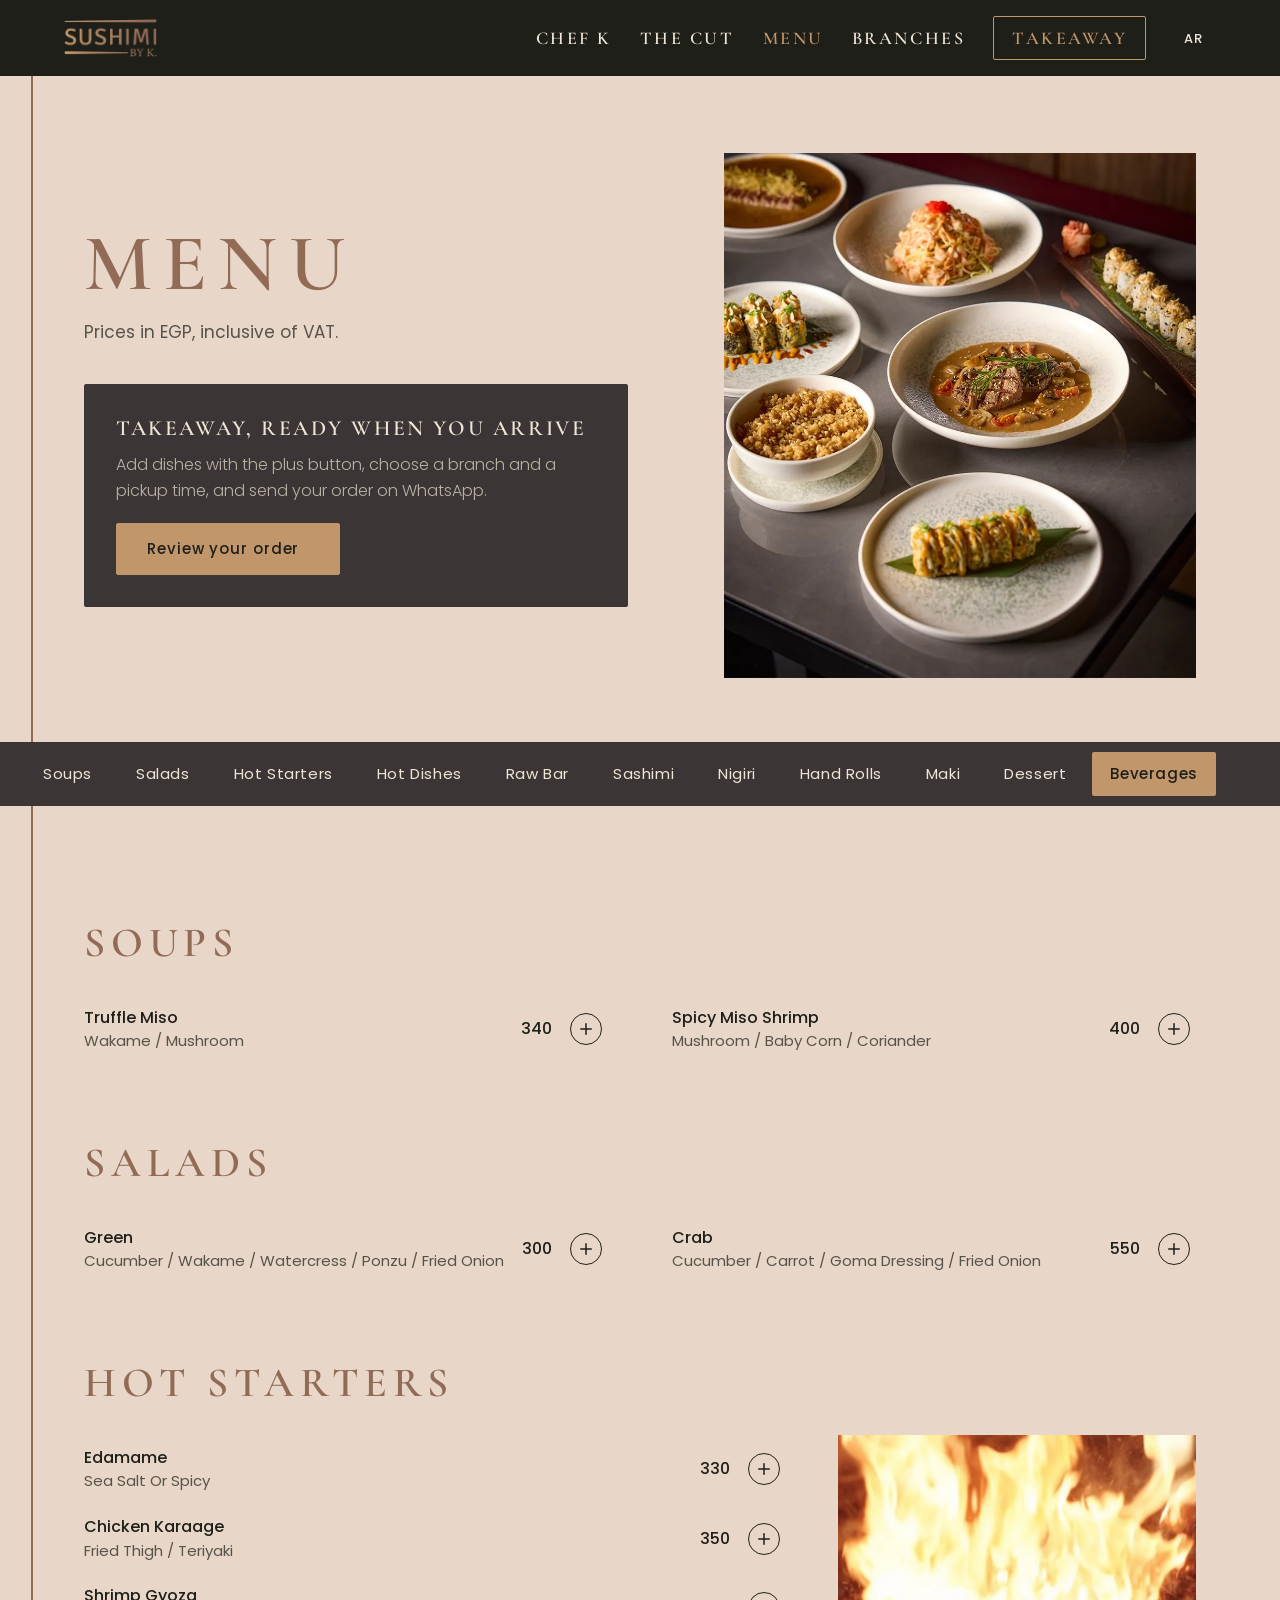
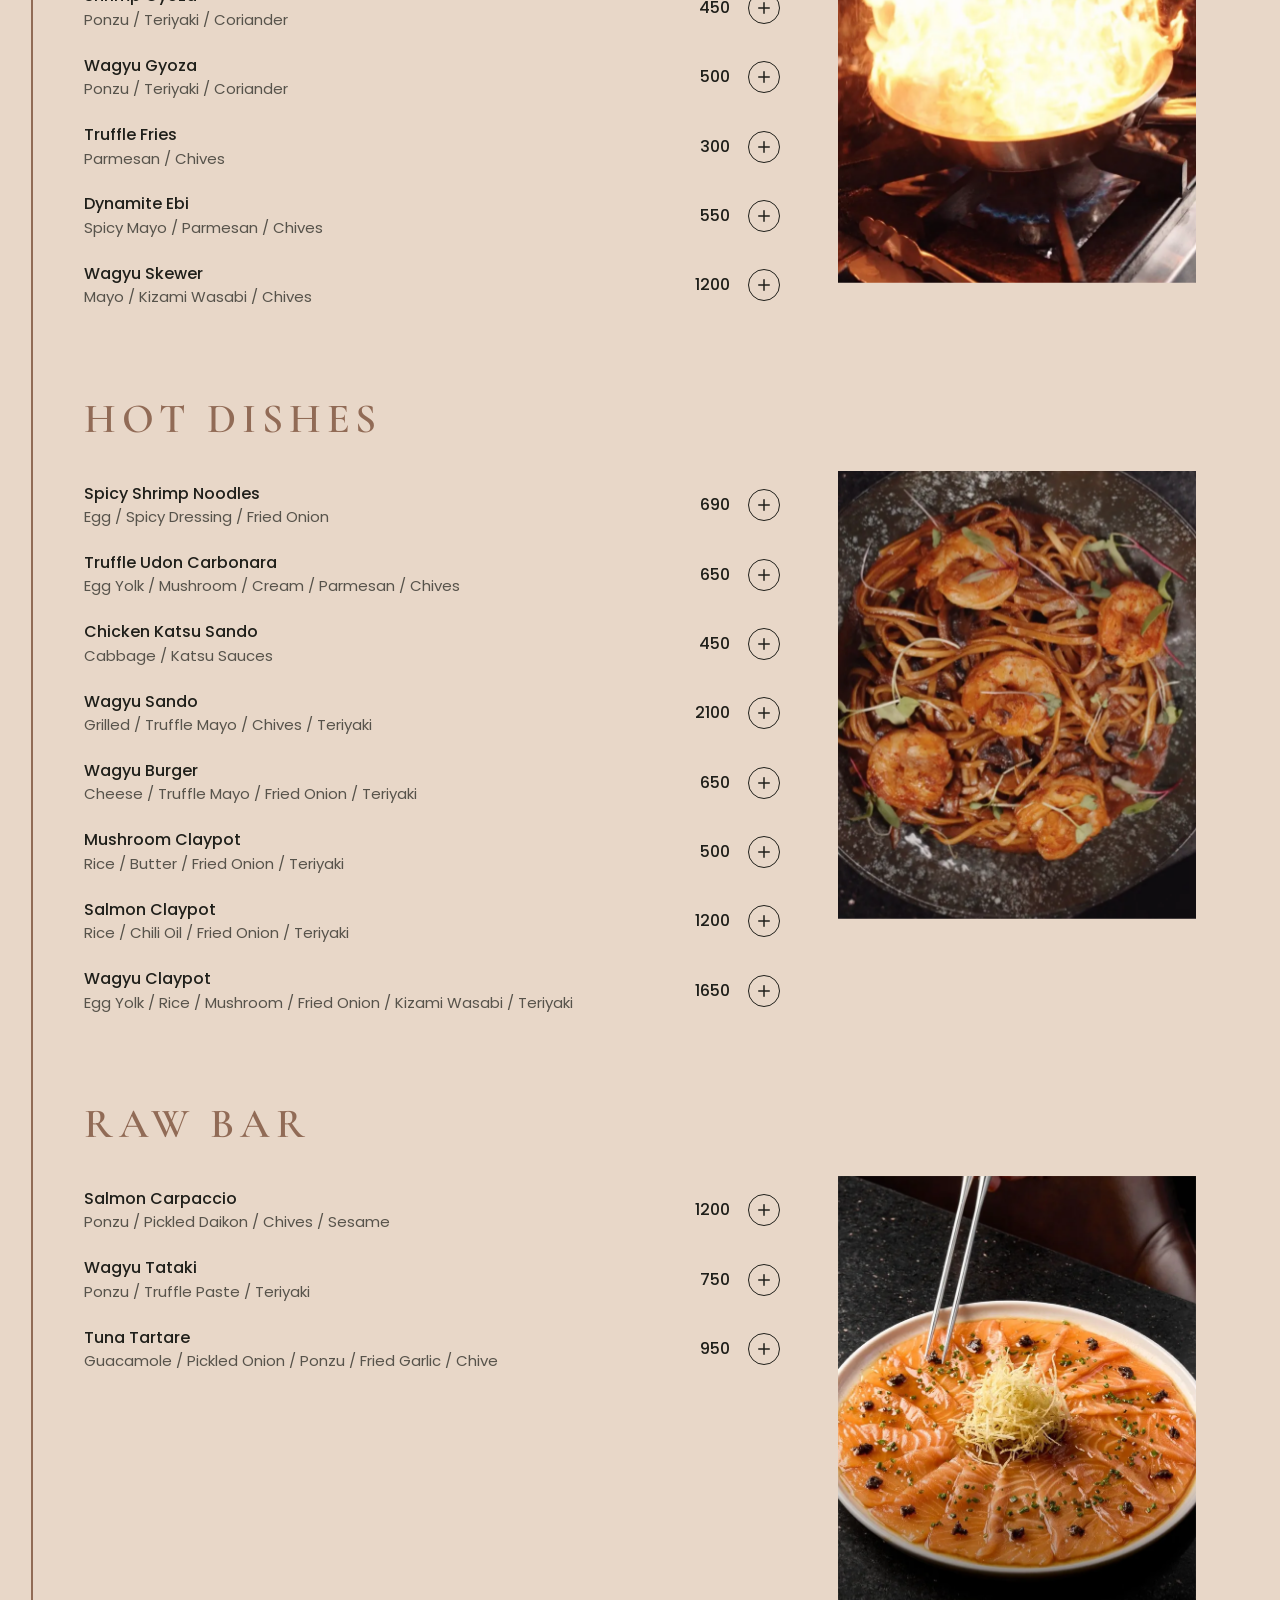
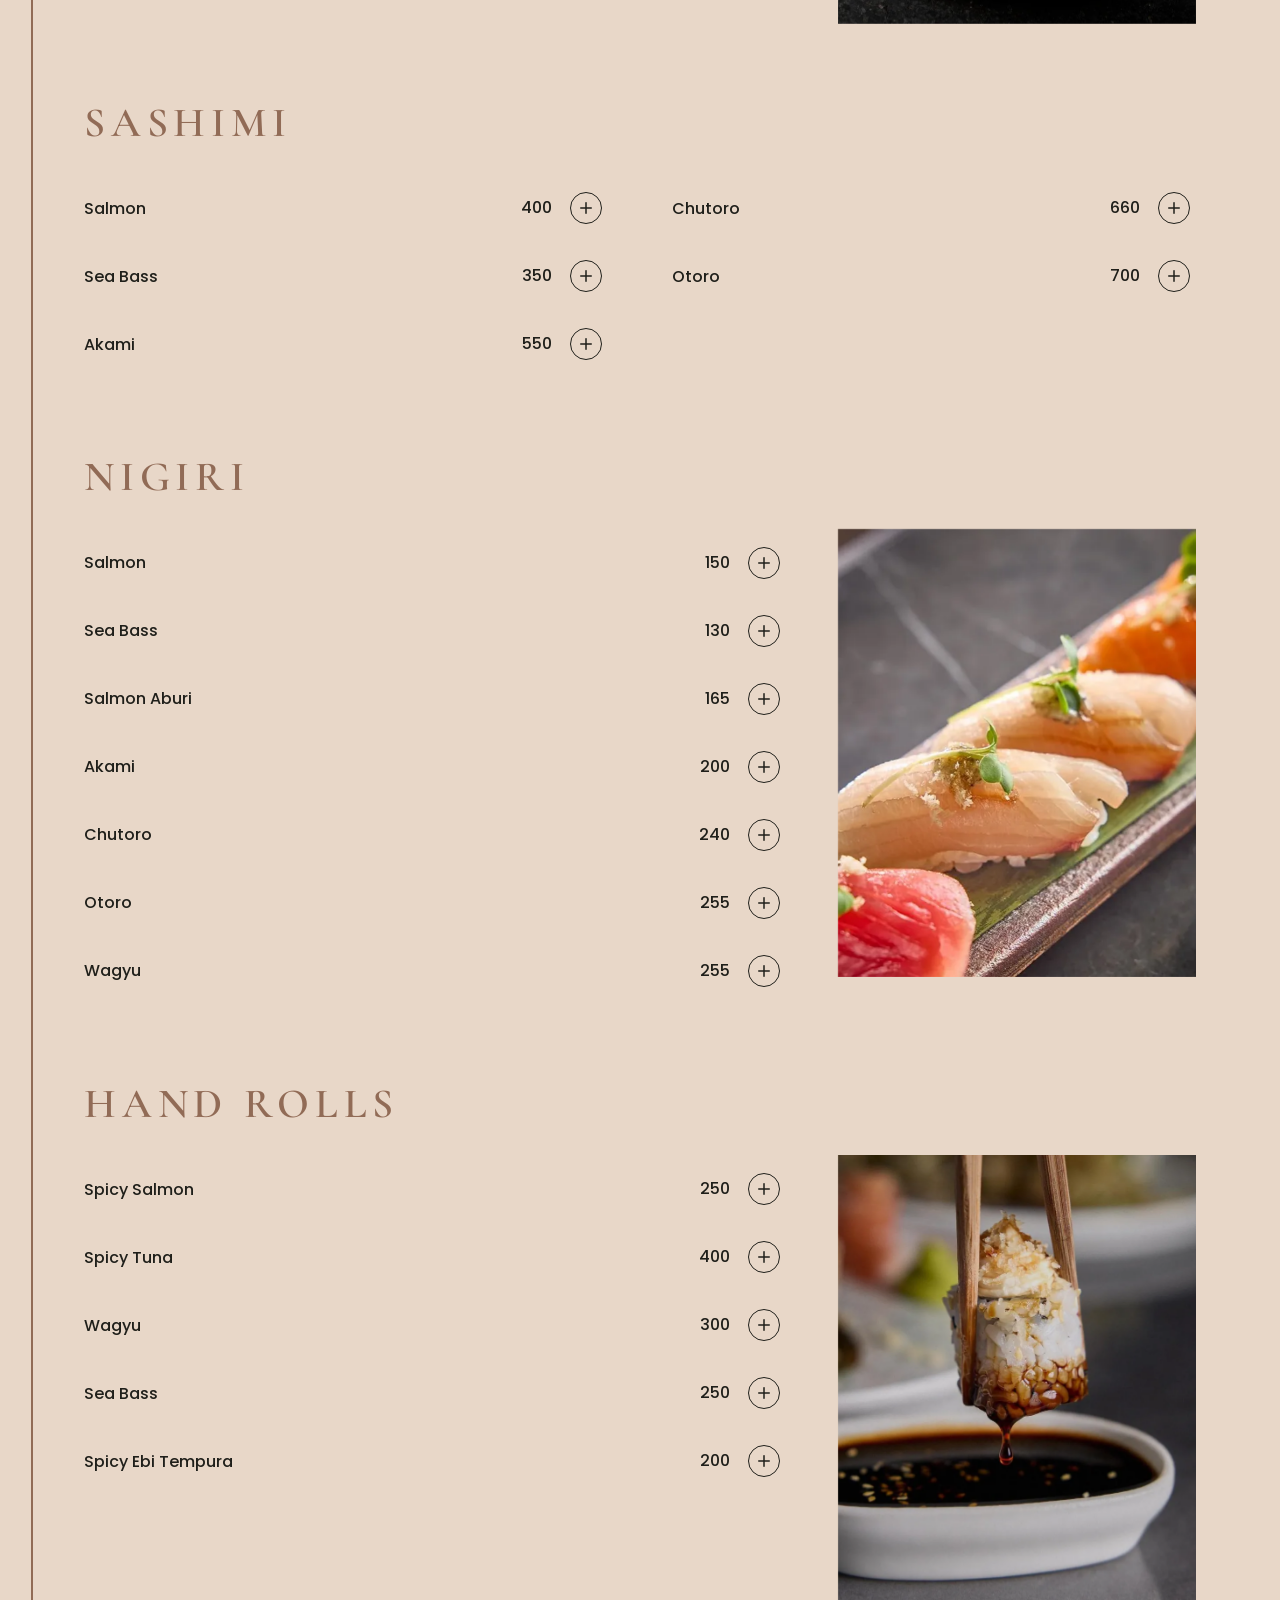
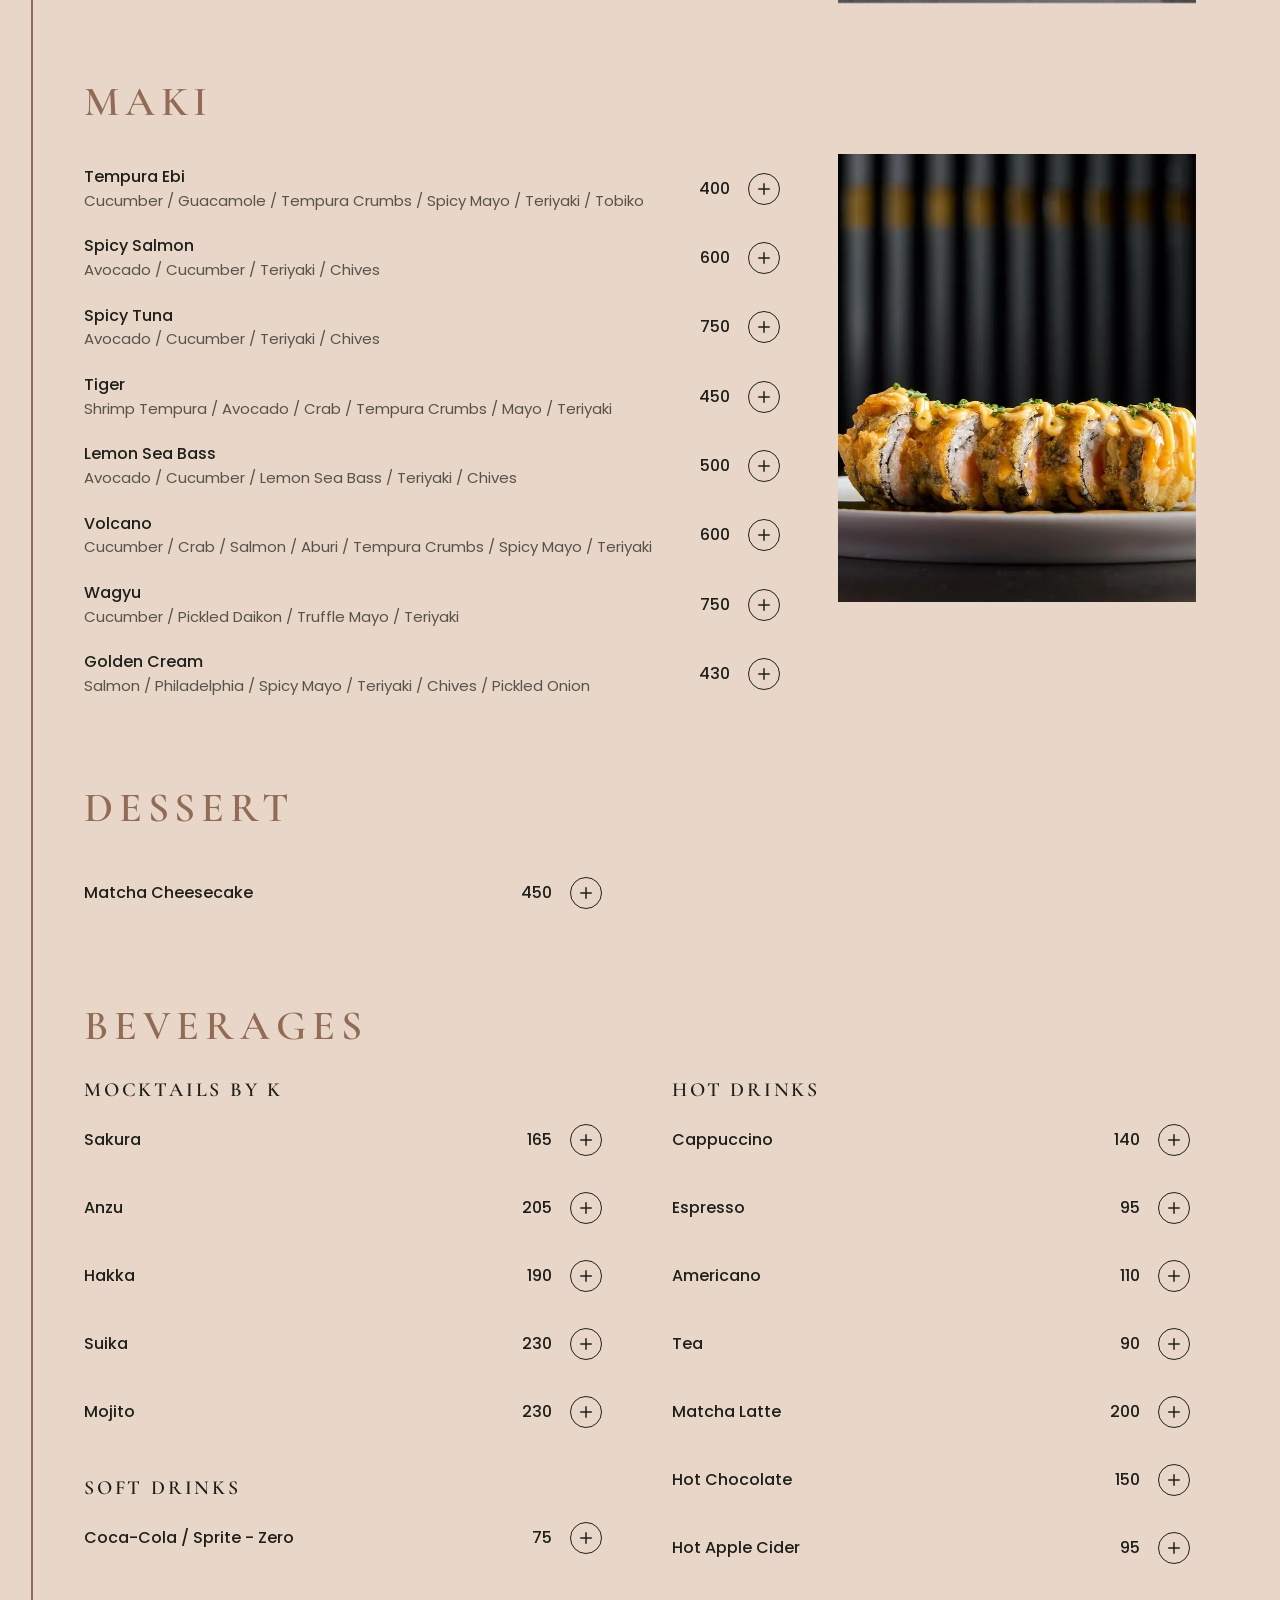
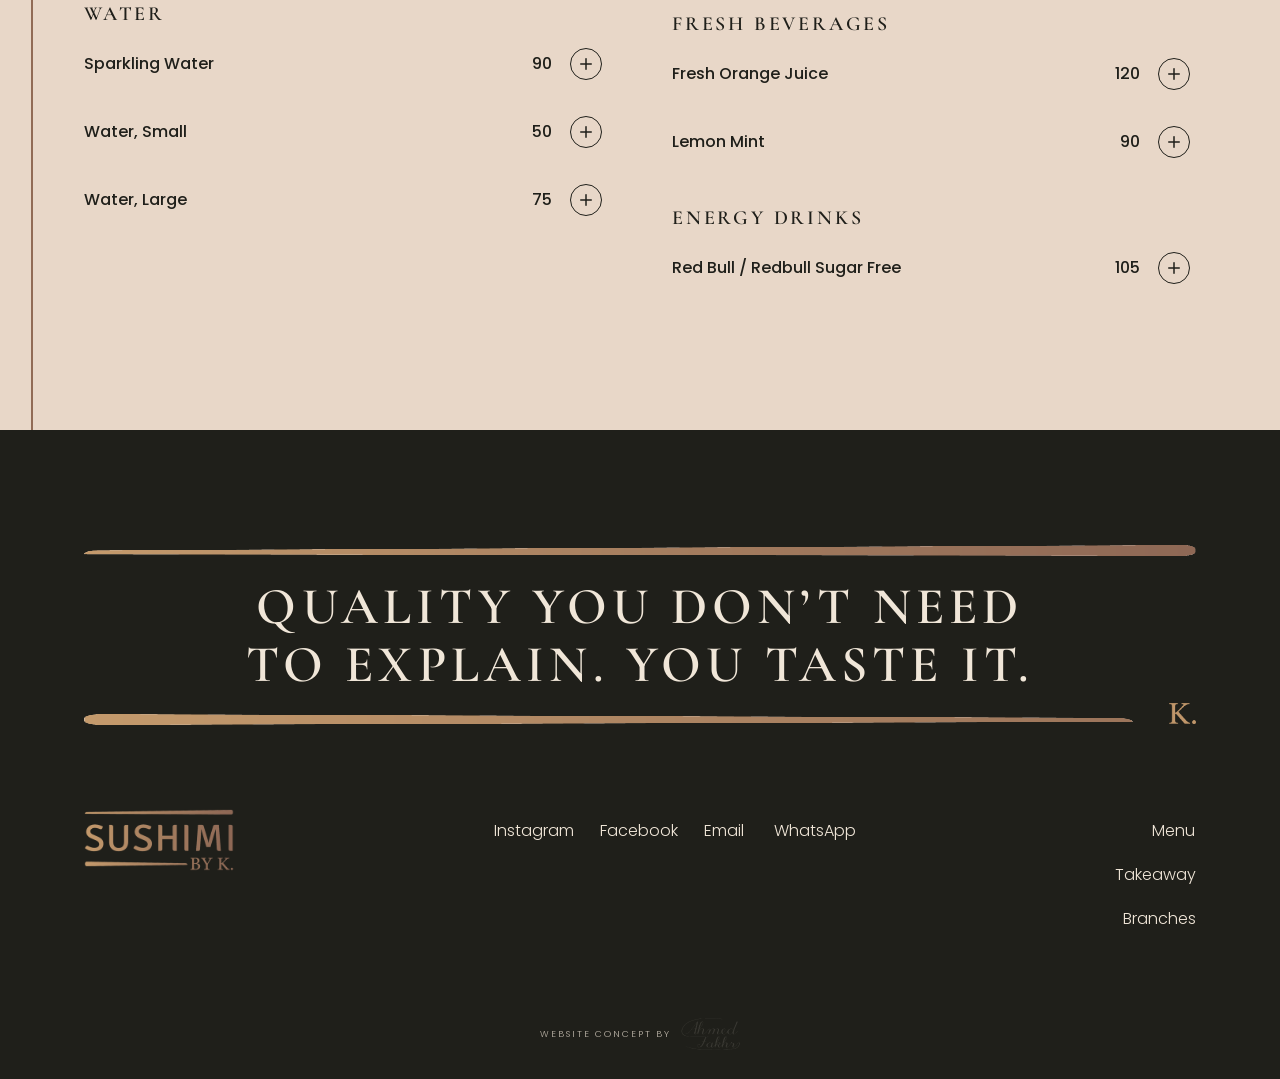
<file: menu.html>
<!doctype html>
<html lang="en">
<head>
<meta charset="utf-8">
<meta name="viewport" content="width=device-width,initial-scale=1,minimum-scale=1">
<title>Menu | Sushimi By K</title>
<meta name="description" content="The full Sushimi By K menu: soups, raw bar, sashimi, nigiri, hand rolls, maki, hot dishes and more. Takeaway by WhatsApp.">
<meta name="theme-color" content="#1F1F1A">
<link rel="canonical" href="https://ahmedfakhr1.github.io/sushimibyk-preview/menu.html">
<meta property="og:type" content="website">
<meta property="og:site_name" content="Sushimi By K">
<meta property="og:title" content="Menu | Sushimi By K">
<meta property="og:description" content="The full Sushimi By K menu: soups, raw bar, sashimi, nigiri, hand rolls, maki, hot dishes and more. Takeaway by WhatsApp.">
<meta property="og:url" content="https://ahmedfakhr1.github.io/sushimibyk-preview/menu.html">
<meta property="og:image" content="https://ahmedfakhr1.github.io/sushimibyk-preview/img/og.jpg">
<meta property="og:image:width" content="1200">
<meta property="og:image:height" content="630">
<meta name="twitter:card" content="summary_large_image">
<link rel="icon" type="image/png" href="img/icon.png">
<link rel="icon" type="image/png" sizes="192x192" href="img/icon-192.png">
<link rel="apple-touch-icon" href="img/apple-touch-icon.png">
<link rel="preload" href="fonts/cormorant-garamond-5d13e7.woff2" as="font" type="font/woff2" crossorigin>
<link rel="preload" href="fonts/cormorant-garamond-d301dc.woff2" as="font" type="font/woff2" crossorigin>
<link rel="preload" href="fonts/poppins-178956.woff2" as="font" type="font/woff2" crossorigin>
<link rel="preload" href="fonts/poppins-5a6413.woff2" as="font" type="font/woff2" crossorigin>
<link rel="preload" href="fonts/poppins-ac3490.woff2" as="font" type="font/woff2" crossorigin>
<style>html.fl body{opacity:0}body{transition:opacity .25s ease}@media(prefers-reduced-motion:reduce){body{transition:none}}</style>
<script>(function(){var d=document.documentElement,s=0;d.classList.add('js');try{s=localStorage.getItem('sbk-intro')}catch(e){}if(s){d.classList.add('fl');setTimeout(function(){d.classList.remove('fl')},3000)}else{d.classList.add('veiled');setTimeout(function(){d.classList.remove('veiled')},4500)}})();</script>
<link rel="stylesheet" href="fonts.css?v=8">
<link rel="stylesheet" href="site.css?v=8">
<script src="site.js?v=8" defer></script>
<script type="application/ld+json">{"@context": "https://schema.org", "@type": "Restaurant", "@id": "https://ahmedfakhr1.github.io/sushimibyk-preview/#restaurant", "name": "Sushimi By K", "description": "The Art of Authentic Sushi, with the founder and executive chef, Chef K, at the counter.", "url": "https://ahmedfakhr1.github.io/sushimibyk-preview/", "image": "https://ahmedfakhr1.github.io/sushimibyk-preview/img/og.jpg", "logo": "https://ahmedfakhr1.github.io/sushimibyk-preview/img/logo-copper.png", "servesCuisine": "Sushi", "email": "sushimi@sushimibyk.com", "telephone": "+201019192522", "acceptsReservations": "False", "hasMenu": "https://ahmedfakhr1.github.io/sushimibyk-preview/menu.html", "founder": {"@type": "Person", "name": "Khaled Elhady", "alternateName": "Chef K"}, "sameAs": ["https://www.instagram.com/sushimi.by.k/", "https://www.facebook.com/sushimi.by.k"], "department": [{"@type": "Restaurant", "name": "Sushimi By K, Polaris", "telephone": "+201019192522", "hasMap": "https://www.google.com/maps/place/Sushimi+By+K+-+Polaris/@30.0281532,31.4937382,17z", "address": {"@type": "PostalAddress", "streetAddress": "N 90th Street, next to Future University", "addressLocality": "New Cairo", "addressCountry": "EG"}, "openingHoursSpecification": [{"@type": "OpeningHoursSpecification", "dayOfWeek": ["Monday", "Tuesday", "Wednesday", "Thursday", "Friday", "Saturday", "Sunday"], "opens": "14:00", "closes": "00:00"}]}, {"@type": "Restaurant", "name": "Sushimi By K, Park St East", "telephone": "+201201588188", "hasMap": "https://www.google.com/maps/place/Sushimi+By+K+-+Park+St+East/@30.0074053,31.4009795,17z", "address": {"@type": "PostalAddress", "streetAddress": "Park St East", "addressLocality": "New Cairo", "addressCountry": "EG"}, "openingHoursSpecification": [{"@type": "OpeningHoursSpecification", "dayOfWeek": ["Saturday", "Sunday", "Monday", "Tuesday", "Wednesday"], "opens": "14:00", "closes": "22:00"}, {"@type": "OpeningHoursSpecification", "dayOfWeek": ["Thursday", "Friday"], "opens": "15:00", "closes": "23:00"}]}, {"@type": "Restaurant", "name": "Sushimi By K, Park St West", "telephone": "+201099981494", "hasMap": "https://www.google.com/maps/place/Sushimi+By+K+-+Park+St+West/@30.0255326,31.0109569,17z", "address": {"@type": "PostalAddress", "streetAddress": "Park St, El-Bostan", "addressLocality": "Sheikh Zayed", "addressCountry": "EG"}, "openingHoursSpecification": [{"@type": "OpeningHoursSpecification", "dayOfWeek": ["Monday", "Tuesday", "Wednesday", "Thursday", "Friday", "Saturday", "Sunday"], "opens": "14:00", "closes": "00:00"}]}]}</script>
</head>
<body class="pg-menu" id="top">
<div class="veil" aria-hidden="true"><div class="veil-box"><div class="veil-bar"><img class="track" src="img/veil-bar.png" width="520" height="40" alt=""><img class="fill" src="img/veil-bar.png" width="520" height="40" alt=""></div><img src="img/veil-logo.png" width="520" height="179" alt=""></div></div>
<a class="skip" href="#main">Skip to content</a>
<header class="hd always">
<a class="hd-logo" href="index.html" aria-label="Sushimi By K, home"><img src="img/logo-copper-sm.png" width="380" height="156" alt="Sushimi By K."></a>
<div class="nav">
<nav class="nav-links" aria-label="Main"><a href="index.html#chef">Chef K</a><a href="index.html#cut">The cut</a><a href="menu.html" aria-current="page">Menu</a><a href="index.html#branches">Branches</a><a class="nav-btn" href="menu.html#takeaway">Takeaway</a></nav>
<div class="lang" role="group" aria-label="Language"><button type="button" data-open="ar" aria-label="Arabic">AR</button></div>
<button type="button" class="burger" data-open="drawer" aria-label="Open the menu"><svg class="ic" viewBox="0 0 24 24" aria-hidden="true" focusable="false"><path d="M4 8h16"/><path d="M4 16h16"/></svg></button>
</div>
</header>

<main id="main" class="menu">
<section class="menu-head wrap">
<div>
<h1>Menu</h1>
<p class="note">Prices in EGP, inclusive of VAT.</p>
<div class="tk-intro" id="takeaway">
<h2>Takeaway, ready when you arrive</h2>
<p>Add dishes with the plus button, choose a branch and a pickup time, and send your order on WhatsApp.</p>
<button type="button" class="btn" data-open="basket">Review your order<span class="cnt"></span></button>
</div>
</div>
<div class="menu-head-ph"><img src="img/m-table.webp" width="900" height="1002" alt="A table of rolls, salad, rice and mains on speckled cream plates" decoding="async"></div>
</section>
<nav class="chips" aria-label="Menu sections"><div class="chips-in"><a href="#soups">Soups</a><a href="#salads">Salads</a><a href="#hot-starters">Hot Starters</a><a href="#hot-dishes">Hot Dishes</a><a href="#raw-bar">Raw Bar</a><a href="#sashimi">Sashimi</a><a href="#nigiri">Nigiri</a><a href="#hand-rolls">Hand Rolls</a><a href="#maki">Maki</a><a href="#dessert">Dessert</a><a href="#beverages">Beverages</a></div></nav>
<div class="menu-body wrap"><section class="msec" id="soups"><h2>Soups</h2><div class="msec-body"><div class="items"><ul><li class="it" data-id="soups-truffle-miso" data-name="Truffle Miso" data-price="340"><div class="it-main"><span class="it-name">Truffle Miso</span><span class="it-desc">Wakame / Mushroom</span></div><span class="it-price">340</span><button type="button" class="add" aria-label="Add Truffle Miso to takeaway"><svg class="ic" viewBox="0 0 24 24" aria-hidden="true" focusable="false"><path d="M12 5v14"/><path d="M5 12h14"/></svg><span class="n" aria-hidden="true"></span></button></li><li class="it" data-id="soups-spicy-miso-shrimp" data-name="Spicy Miso Shrimp" data-price="400"><div class="it-main"><span class="it-name">Spicy Miso Shrimp</span><span class="it-desc">Mushroom / Baby Corn / Coriander</span></div><span class="it-price">400</span><button type="button" class="add" aria-label="Add Spicy Miso Shrimp to takeaway"><svg class="ic" viewBox="0 0 24 24" aria-hidden="true" focusable="false"><path d="M12 5v14"/><path d="M5 12h14"/></svg><span class="n" aria-hidden="true"></span></button></li></ul></div></div></section><section class="msec" id="salads"><h2>Salads</h2><div class="msec-body"><div class="items"><ul><li class="it" data-id="salads-green" data-name="Green" data-price="300"><div class="it-main"><span class="it-name">Green</span><span class="it-desc">Cucumber / Wakame / Watercress / Ponzu / Fried Onion</span></div><span class="it-price">300</span><button type="button" class="add" aria-label="Add Green to takeaway"><svg class="ic" viewBox="0 0 24 24" aria-hidden="true" focusable="false"><path d="M12 5v14"/><path d="M5 12h14"/></svg><span class="n" aria-hidden="true"></span></button></li><li class="it" data-id="salads-crab" data-name="Crab" data-price="550"><div class="it-main"><span class="it-name">Crab</span><span class="it-desc">Cucumber / Carrot / Goma Dressing / Fried Onion</span></div><span class="it-price">550</span><button type="button" class="add" aria-label="Add Crab to takeaway"><svg class="ic" viewBox="0 0 24 24" aria-hidden="true" focusable="false"><path d="M12 5v14"/><path d="M5 12h14"/></svg><span class="n" aria-hidden="true"></span></button></li></ul></div></div></section><section class="msec has-ph" id="hot-starters"><h2>Hot Starters</h2><div class="msec-body"><div class="items"><ul><li class="it" data-id="hot-starters-edamame" data-name="Edamame" data-price="330"><div class="it-main"><span class="it-name">Edamame</span><span class="it-desc">Sea Salt Or Spicy</span></div><span class="it-price">330</span><button type="button" class="add" aria-label="Add Edamame to takeaway"><svg class="ic" viewBox="0 0 24 24" aria-hidden="true" focusable="false"><path d="M12 5v14"/><path d="M5 12h14"/></svg><span class="n" aria-hidden="true"></span></button></li><li class="it" data-id="hot-starters-chicken-karaage" data-name="Chicken Karaage" data-price="350"><div class="it-main"><span class="it-name">Chicken Karaage</span><span class="it-desc">Fried Thigh / Teriyaki</span></div><span class="it-price">350</span><button type="button" class="add" aria-label="Add Chicken Karaage to takeaway"><svg class="ic" viewBox="0 0 24 24" aria-hidden="true" focusable="false"><path d="M12 5v14"/><path d="M5 12h14"/></svg><span class="n" aria-hidden="true"></span></button></li><li class="it" data-id="hot-starters-shrimp-gyoza" data-name="Shrimp Gyoza" data-price="450"><div class="it-main"><span class="it-name">Shrimp Gyoza</span><span class="it-desc">Ponzu / Teriyaki / Coriander</span></div><span class="it-price">450</span><button type="button" class="add" aria-label="Add Shrimp Gyoza to takeaway"><svg class="ic" viewBox="0 0 24 24" aria-hidden="true" focusable="false"><path d="M12 5v14"/><path d="M5 12h14"/></svg><span class="n" aria-hidden="true"></span></button></li><li class="it" data-id="hot-starters-wagyu-gyoza" data-name="Wagyu Gyoza" data-price="500"><div class="it-main"><span class="it-name">Wagyu Gyoza</span><span class="it-desc">Ponzu / Teriyaki / Coriander</span></div><span class="it-price">500</span><button type="button" class="add" aria-label="Add Wagyu Gyoza to takeaway"><svg class="ic" viewBox="0 0 24 24" aria-hidden="true" focusable="false"><path d="M12 5v14"/><path d="M5 12h14"/></svg><span class="n" aria-hidden="true"></span></button></li><li class="it" data-id="hot-starters-truffle-fries" data-name="Truffle Fries" data-price="300"><div class="it-main"><span class="it-name">Truffle Fries</span><span class="it-desc">Parmesan / Chives</span></div><span class="it-price">300</span><button type="button" class="add" aria-label="Add Truffle Fries to takeaway"><svg class="ic" viewBox="0 0 24 24" aria-hidden="true" focusable="false"><path d="M12 5v14"/><path d="M5 12h14"/></svg><span class="n" aria-hidden="true"></span></button></li><li class="it" data-id="hot-starters-dynamite-ebi" data-name="Dynamite Ebi" data-price="550"><div class="it-main"><span class="it-name">Dynamite Ebi</span><span class="it-desc">Spicy Mayo / Parmesan / Chives</span></div><span class="it-price">550</span><button type="button" class="add" aria-label="Add Dynamite Ebi to takeaway"><svg class="ic" viewBox="0 0 24 24" aria-hidden="true" focusable="false"><path d="M12 5v14"/><path d="M5 12h14"/></svg><span class="n" aria-hidden="true"></span></button></li><li class="it" data-id="hot-starters-wagyu-skewer" data-name="Wagyu Skewer" data-price="1200"><div class="it-main"><span class="it-name">Wagyu Skewer</span><span class="it-desc">Mayo / Kizami Wasabi / Chives</span></div><span class="it-price">1200</span><button type="button" class="add" aria-label="Add Wagyu Skewer to takeaway"><svg class="ic" viewBox="0 0 24 24" aria-hidden="true" focusable="false"><path d="M12 5v14"/><path d="M5 12h14"/></svg><span class="n" aria-hidden="true"></span></button></li></ul></div><figure class="mph"><img src="img/m-flame.webp" width="720" height="1280" alt="A pan alight over the burner in the kitchen" loading="lazy" decoding="async"></figure></div></section><section class="msec has-ph" id="hot-dishes"><h2>Hot Dishes</h2><div class="msec-body"><div class="items"><ul><li class="it" data-id="hot-dishes-spicy-shrimp-noodles" data-name="Spicy Shrimp Noodles" data-price="690"><div class="it-main"><span class="it-name">Spicy Shrimp Noodles</span><span class="it-desc">Egg / Spicy Dressing / Fried Onion</span></div><span class="it-price">690</span><button type="button" class="add" aria-label="Add Spicy Shrimp Noodles to takeaway"><svg class="ic" viewBox="0 0 24 24" aria-hidden="true" focusable="false"><path d="M12 5v14"/><path d="M5 12h14"/></svg><span class="n" aria-hidden="true"></span></button></li><li class="it" data-id="hot-dishes-truffle-udon-carbonara" data-name="Truffle Udon Carbonara" data-price="650"><div class="it-main"><span class="it-name">Truffle Udon Carbonara</span><span class="it-desc">Egg Yolk / Mushroom / Cream / Parmesan / Chives</span></div><span class="it-price">650</span><button type="button" class="add" aria-label="Add Truffle Udon Carbonara to takeaway"><svg class="ic" viewBox="0 0 24 24" aria-hidden="true" focusable="false"><path d="M12 5v14"/><path d="M5 12h14"/></svg><span class="n" aria-hidden="true"></span></button></li><li class="it" data-id="hot-dishes-chicken-katsu-sando" data-name="Chicken Katsu Sando" data-price="450"><div class="it-main"><span class="it-name">Chicken Katsu Sando</span><span class="it-desc">Cabbage / Katsu Sauces</span></div><span class="it-price">450</span><button type="button" class="add" aria-label="Add Chicken Katsu Sando to takeaway"><svg class="ic" viewBox="0 0 24 24" aria-hidden="true" focusable="false"><path d="M12 5v14"/><path d="M5 12h14"/></svg><span class="n" aria-hidden="true"></span></button></li><li class="it" data-id="hot-dishes-wagyu-sando" data-name="Wagyu Sando" data-price="2100"><div class="it-main"><span class="it-name">Wagyu Sando</span><span class="it-desc">Grilled / Truffle Mayo / Chives / Teriyaki</span></div><span class="it-price">2100</span><button type="button" class="add" aria-label="Add Wagyu Sando to takeaway"><svg class="ic" viewBox="0 0 24 24" aria-hidden="true" focusable="false"><path d="M12 5v14"/><path d="M5 12h14"/></svg><span class="n" aria-hidden="true"></span></button></li><li class="it" data-id="hot-dishes-wagyu-burger" data-name="Wagyu Burger" data-price="650"><div class="it-main"><span class="it-name">Wagyu Burger</span><span class="it-desc">Cheese / Truffle Mayo / Fried Onion / Teriyaki</span></div><span class="it-price">650</span><button type="button" class="add" aria-label="Add Wagyu Burger to takeaway"><svg class="ic" viewBox="0 0 24 24" aria-hidden="true" focusable="false"><path d="M12 5v14"/><path d="M5 12h14"/></svg><span class="n" aria-hidden="true"></span></button></li><li class="it" data-id="hot-dishes-mushroom-claypot" data-name="Mushroom Claypot" data-price="500"><div class="it-main"><span class="it-name">Mushroom Claypot</span><span class="it-desc">Rice / Butter / Fried Onion / Teriyaki</span></div><span class="it-price">500</span><button type="button" class="add" aria-label="Add Mushroom Claypot to takeaway"><svg class="ic" viewBox="0 0 24 24" aria-hidden="true" focusable="false"><path d="M12 5v14"/><path d="M5 12h14"/></svg><span class="n" aria-hidden="true"></span></button></li><li class="it" data-id="hot-dishes-salmon-claypot" data-name="Salmon Claypot" data-price="1200"><div class="it-main"><span class="it-name">Salmon Claypot</span><span class="it-desc">Rice / Chili Oil / Fried Onion / Teriyaki</span></div><span class="it-price">1200</span><button type="button" class="add" aria-label="Add Salmon Claypot to takeaway"><svg class="ic" viewBox="0 0 24 24" aria-hidden="true" focusable="false"><path d="M12 5v14"/><path d="M5 12h14"/></svg><span class="n" aria-hidden="true"></span></button></li><li class="it" data-id="hot-dishes-wagyu-claypot" data-name="Wagyu Claypot" data-price="1650"><div class="it-main"><span class="it-name">Wagyu Claypot</span><span class="it-desc">Egg Yolk / Rice / Mushroom / Fried Onion / Kizami Wasabi / Teriyaki</span></div><span class="it-price">1650</span><button type="button" class="add" aria-label="Add Wagyu Claypot to takeaway"><svg class="ic" viewBox="0 0 24 24" aria-hidden="true" focusable="false"><path d="M12 5v14"/><path d="M5 12h14"/></svg><span class="n" aria-hidden="true"></span></button></li></ul></div><figure class="mph"><img src="img/m-noodles.webp" width="720" height="1280" alt="Spicy shrimp noodles from above, chopsticks at the rim" loading="lazy" decoding="async"></figure></div></section><section class="msec has-ph" id="raw-bar"><h2>Raw Bar</h2><div class="msec-body"><div class="items"><ul><li class="it" data-id="raw-bar-salmon-carpaccio" data-name="Salmon Carpaccio" data-price="1200"><div class="it-main"><span class="it-name">Salmon Carpaccio</span><span class="it-desc">Ponzu / Pickled Daikon / Chives / Sesame</span></div><span class="it-price">1200</span><button type="button" class="add" aria-label="Add Salmon Carpaccio to takeaway"><svg class="ic" viewBox="0 0 24 24" aria-hidden="true" focusable="false"><path d="M12 5v14"/><path d="M5 12h14"/></svg><span class="n" aria-hidden="true"></span></button></li><li class="it" data-id="raw-bar-wagyu-tataki" data-name="Wagyu Tataki" data-price="750"><div class="it-main"><span class="it-name">Wagyu Tataki</span><span class="it-desc">Ponzu / Truffle Paste / Teriyaki</span></div><span class="it-price">750</span><button type="button" class="add" aria-label="Add Wagyu Tataki to takeaway"><svg class="ic" viewBox="0 0 24 24" aria-hidden="true" focusable="false"><path d="M12 5v14"/><path d="M5 12h14"/></svg><span class="n" aria-hidden="true"></span></button></li><li class="it" data-id="raw-bar-tuna-tartare" data-name="Tuna Tartare" data-price="950"><div class="it-main"><span class="it-name">Tuna Tartare</span><span class="it-desc">Guacamole / Pickled Onion / Ponzu / Fried Garlic / Chive</span></div><span class="it-price">950</span><button type="button" class="add" aria-label="Add Tuna Tartare to takeaway"><svg class="ic" viewBox="0 0 24 24" aria-hidden="true" focusable="false"><path d="M12 5v14"/><path d="M5 12h14"/></svg><span class="n" aria-hidden="true"></span></button></li></ul></div><figure class="mph"><img src="img/m-carpaccio.webp" width="900" height="933" alt="Salmon carpaccio lifted with steel chopsticks" loading="lazy" decoding="async"></figure></div></section><section class="msec" id="sashimi"><h2>Sashimi</h2><div class="msec-body"><div class="items"><ul><li class="it" data-id="sashimi-salmon" data-name="Salmon" data-price="400"><div class="it-main"><span class="it-name">Salmon</span></div><span class="it-price">400</span><button type="button" class="add" aria-label="Add Salmon to takeaway"><svg class="ic" viewBox="0 0 24 24" aria-hidden="true" focusable="false"><path d="M12 5v14"/><path d="M5 12h14"/></svg><span class="n" aria-hidden="true"></span></button></li><li class="it" data-id="sashimi-sea-bass" data-name="Sea Bass" data-price="350"><div class="it-main"><span class="it-name">Sea Bass</span></div><span class="it-price">350</span><button type="button" class="add" aria-label="Add Sea Bass to takeaway"><svg class="ic" viewBox="0 0 24 24" aria-hidden="true" focusable="false"><path d="M12 5v14"/><path d="M5 12h14"/></svg><span class="n" aria-hidden="true"></span></button></li><li class="it" data-id="sashimi-akami" data-name="Akami" data-price="550"><div class="it-main"><span class="it-name">Akami</span></div><span class="it-price">550</span><button type="button" class="add" aria-label="Add Akami to takeaway"><svg class="ic" viewBox="0 0 24 24" aria-hidden="true" focusable="false"><path d="M12 5v14"/><path d="M5 12h14"/></svg><span class="n" aria-hidden="true"></span></button></li><li class="it" data-id="sashimi-chutoro" data-name="Chutoro" data-price="660"><div class="it-main"><span class="it-name">Chutoro</span></div><span class="it-price">660</span><button type="button" class="add" aria-label="Add Chutoro to takeaway"><svg class="ic" viewBox="0 0 24 24" aria-hidden="true" focusable="false"><path d="M12 5v14"/><path d="M5 12h14"/></svg><span class="n" aria-hidden="true"></span></button></li><li class="it" data-id="sashimi-otoro" data-name="Otoro" data-price="700"><div class="it-main"><span class="it-name">Otoro</span></div><span class="it-price">700</span><button type="button" class="add" aria-label="Add Otoro to takeaway"><svg class="ic" viewBox="0 0 24 24" aria-hidden="true" focusable="false"><path d="M12 5v14"/><path d="M5 12h14"/></svg><span class="n" aria-hidden="true"></span></button></li></ul></div></div></section><section class="msec has-ph" id="nigiri"><h2>Nigiri</h2><div class="msec-body"><div class="items"><ul><li class="it" data-id="nigiri-salmon" data-name="Salmon" data-price="150"><div class="it-main"><span class="it-name">Salmon</span></div><span class="it-price">150</span><button type="button" class="add" aria-label="Add Salmon to takeaway"><svg class="ic" viewBox="0 0 24 24" aria-hidden="true" focusable="false"><path d="M12 5v14"/><path d="M5 12h14"/></svg><span class="n" aria-hidden="true"></span></button></li><li class="it" data-id="nigiri-sea-bass" data-name="Sea Bass" data-price="130"><div class="it-main"><span class="it-name">Sea Bass</span></div><span class="it-price">130</span><button type="button" class="add" aria-label="Add Sea Bass to takeaway"><svg class="ic" viewBox="0 0 24 24" aria-hidden="true" focusable="false"><path d="M12 5v14"/><path d="M5 12h14"/></svg><span class="n" aria-hidden="true"></span></button></li><li class="it" data-id="nigiri-salmon-aburi" data-name="Salmon Aburi" data-price="165"><div class="it-main"><span class="it-name">Salmon Aburi</span></div><span class="it-price">165</span><button type="button" class="add" aria-label="Add Salmon Aburi to takeaway"><svg class="ic" viewBox="0 0 24 24" aria-hidden="true" focusable="false"><path d="M12 5v14"/><path d="M5 12h14"/></svg><span class="n" aria-hidden="true"></span></button></li><li class="it" data-id="nigiri-akami" data-name="Akami" data-price="200"><div class="it-main"><span class="it-name">Akami</span></div><span class="it-price">200</span><button type="button" class="add" aria-label="Add Akami to takeaway"><svg class="ic" viewBox="0 0 24 24" aria-hidden="true" focusable="false"><path d="M12 5v14"/><path d="M5 12h14"/></svg><span class="n" aria-hidden="true"></span></button></li><li class="it" data-id="nigiri-chutoro" data-name="Chutoro" data-price="240"><div class="it-main"><span class="it-name">Chutoro</span></div><span class="it-price">240</span><button type="button" class="add" aria-label="Add Chutoro to takeaway"><svg class="ic" viewBox="0 0 24 24" aria-hidden="true" focusable="false"><path d="M12 5v14"/><path d="M5 12h14"/></svg><span class="n" aria-hidden="true"></span></button></li><li class="it" data-id="nigiri-otoro" data-name="Otoro" data-price="255"><div class="it-main"><span class="it-name">Otoro</span></div><span class="it-price">255</span><button type="button" class="add" aria-label="Add Otoro to takeaway"><svg class="ic" viewBox="0 0 24 24" aria-hidden="true" focusable="false"><path d="M12 5v14"/><path d="M5 12h14"/></svg><span class="n" aria-hidden="true"></span></button></li><li class="it" data-id="nigiri-wagyu" data-name="Wagyu" data-price="255"><div class="it-main"><span class="it-name">Wagyu</span></div><span class="it-price">255</span><button type="button" class="add" aria-label="Add Wagyu to takeaway"><svg class="ic" viewBox="0 0 24 24" aria-hidden="true" focusable="false"><path d="M12 5v14"/><path d="M5 12h14"/></svg><span class="n" aria-hidden="true"></span></button></li></ul></div><figure class="mph"><img src="img/m-nigiri.webp" width="900" height="675" alt="Tuna, sea bass and salmon nigiri on a long board" loading="lazy" decoding="async"></figure></div></section><section class="msec has-ph" id="hand-rolls"><h2>Hand Rolls</h2><div class="msec-body"><div class="items"><ul><li class="it" data-id="hand-rolls-spicy-salmon" data-name="Spicy Salmon" data-price="250"><div class="it-main"><span class="it-name">Spicy Salmon</span></div><span class="it-price">250</span><button type="button" class="add" aria-label="Add Spicy Salmon to takeaway"><svg class="ic" viewBox="0 0 24 24" aria-hidden="true" focusable="false"><path d="M12 5v14"/><path d="M5 12h14"/></svg><span class="n" aria-hidden="true"></span></button></li><li class="it" data-id="hand-rolls-spicy-tuna" data-name="Spicy Tuna" data-price="400"><div class="it-main"><span class="it-name">Spicy Tuna</span></div><span class="it-price">400</span><button type="button" class="add" aria-label="Add Spicy Tuna to takeaway"><svg class="ic" viewBox="0 0 24 24" aria-hidden="true" focusable="false"><path d="M12 5v14"/><path d="M5 12h14"/></svg><span class="n" aria-hidden="true"></span></button></li><li class="it" data-id="hand-rolls-wagyu" data-name="Wagyu" data-price="300"><div class="it-main"><span class="it-name">Wagyu</span></div><span class="it-price">300</span><button type="button" class="add" aria-label="Add Wagyu to takeaway"><svg class="ic" viewBox="0 0 24 24" aria-hidden="true" focusable="false"><path d="M12 5v14"/><path d="M5 12h14"/></svg><span class="n" aria-hidden="true"></span></button></li><li class="it" data-id="hand-rolls-sea-bass" data-name="Sea Bass" data-price="250"><div class="it-main"><span class="it-name">Sea Bass</span></div><span class="it-price">250</span><button type="button" class="add" aria-label="Add Sea Bass to takeaway"><svg class="ic" viewBox="0 0 24 24" aria-hidden="true" focusable="false"><path d="M12 5v14"/><path d="M5 12h14"/></svg><span class="n" aria-hidden="true"></span></button></li><li class="it" data-id="hand-rolls-spicy-ebi-tempura" data-name="Spicy Ebi Tempura" data-price="200"><div class="it-main"><span class="it-name">Spicy Ebi Tempura</span></div><span class="it-price">200</span><button type="button" class="add" aria-label="Add Spicy Ebi Tempura to takeaway"><svg class="ic" viewBox="0 0 24 24" aria-hidden="true" focusable="false"><path d="M12 5v14"/><path d="M5 12h14"/></svg><span class="n" aria-hidden="true"></span></button></li></ul></div><figure class="mph"><img src="img/m-soy.webp" width="900" height="1023" alt="A roll lifted out of the soy with chopsticks, a drop falling" loading="lazy" decoding="async"></figure></div></section><section class="msec has-ph" id="maki"><h2>Maki</h2><div class="msec-body"><div class="items"><ul><li class="it" data-id="maki-tempura-ebi" data-name="Tempura Ebi" data-price="400"><div class="it-main"><span class="it-name">Tempura Ebi</span><span class="it-desc">Cucumber / Guacamole / Tempura Crumbs / Spicy Mayo / Teriyaki / Tobiko</span></div><span class="it-price">400</span><button type="button" class="add" aria-label="Add Tempura Ebi to takeaway"><svg class="ic" viewBox="0 0 24 24" aria-hidden="true" focusable="false"><path d="M12 5v14"/><path d="M5 12h14"/></svg><span class="n" aria-hidden="true"></span></button></li><li class="it" data-id="maki-spicy-salmon" data-name="Spicy Salmon" data-price="600"><div class="it-main"><span class="it-name">Spicy Salmon</span><span class="it-desc">Avocado / Cucumber / Teriyaki / Chives</span></div><span class="it-price">600</span><button type="button" class="add" aria-label="Add Spicy Salmon to takeaway"><svg class="ic" viewBox="0 0 24 24" aria-hidden="true" focusable="false"><path d="M12 5v14"/><path d="M5 12h14"/></svg><span class="n" aria-hidden="true"></span></button></li><li class="it" data-id="maki-spicy-tuna" data-name="Spicy Tuna" data-price="750"><div class="it-main"><span class="it-name">Spicy Tuna</span><span class="it-desc">Avocado / Cucumber / Teriyaki / Chives</span></div><span class="it-price">750</span><button type="button" class="add" aria-label="Add Spicy Tuna to takeaway"><svg class="ic" viewBox="0 0 24 24" aria-hidden="true" focusable="false"><path d="M12 5v14"/><path d="M5 12h14"/></svg><span class="n" aria-hidden="true"></span></button></li><li class="it" data-id="maki-tiger" data-name="Tiger" data-price="450"><div class="it-main"><span class="it-name">Tiger</span><span class="it-desc">Shrimp Tempura / Avocado / Crab / Tempura Crumbs / Mayo / Teriyaki</span></div><span class="it-price">450</span><button type="button" class="add" aria-label="Add Tiger to takeaway"><svg class="ic" viewBox="0 0 24 24" aria-hidden="true" focusable="false"><path d="M12 5v14"/><path d="M5 12h14"/></svg><span class="n" aria-hidden="true"></span></button></li><li class="it" data-id="maki-lemon-sea-bass" data-name="Lemon Sea Bass" data-price="500"><div class="it-main"><span class="it-name">Lemon Sea Bass</span><span class="it-desc">Avocado / Cucumber / Lemon Sea Bass / Teriyaki / Chives</span></div><span class="it-price">500</span><button type="button" class="add" aria-label="Add Lemon Sea Bass to takeaway"><svg class="ic" viewBox="0 0 24 24" aria-hidden="true" focusable="false"><path d="M12 5v14"/><path d="M5 12h14"/></svg><span class="n" aria-hidden="true"></span></button></li><li class="it" data-id="maki-volcano" data-name="Volcano" data-price="600"><div class="it-main"><span class="it-name">Volcano</span><span class="it-desc">Cucumber / Crab / Salmon / Aburi / Tempura Crumbs / Spicy Mayo / Teriyaki</span></div><span class="it-price">600</span><button type="button" class="add" aria-label="Add Volcano to takeaway"><svg class="ic" viewBox="0 0 24 24" aria-hidden="true" focusable="false"><path d="M12 5v14"/><path d="M5 12h14"/></svg><span class="n" aria-hidden="true"></span></button></li><li class="it" data-id="maki-wagyu" data-name="Wagyu" data-price="750"><div class="it-main"><span class="it-name">Wagyu</span><span class="it-desc">Cucumber / Pickled Daikon / Truffle Mayo / Teriyaki</span></div><span class="it-price">750</span><button type="button" class="add" aria-label="Add Wagyu to takeaway"><svg class="ic" viewBox="0 0 24 24" aria-hidden="true" focusable="false"><path d="M12 5v14"/><path d="M5 12h14"/></svg><span class="n" aria-hidden="true"></span></button></li><li class="it" data-id="maki-golden-cream" data-name="Golden Cream" data-price="430"><div class="it-main"><span class="it-name">Golden Cream</span><span class="it-desc">Salmon / Philadelphia / Spicy Mayo / Teriyaki / Chives / Pickled Onion</span></div><span class="it-price">430</span><button type="button" class="add" aria-label="Add Golden Cream to takeaway"><svg class="ic" viewBox="0 0 24 24" aria-hidden="true" focusable="false"><path d="M12 5v14"/><path d="M5 12h14"/></svg><span class="n" aria-hidden="true"></span></button></li></ul></div><figure class="mph"><img src="img/m-roll.webp" width="900" height="888" alt="A tempura roll with spicy sauce against a black fluted wall" loading="lazy" decoding="async"></figure></div></section><section class="msec" id="dessert"><h2>Dessert</h2><div class="msec-body"><div class="items"><ul><li class="it" data-id="dessert-matcha-cheesecake" data-name="Matcha Cheesecake" data-price="450"><div class="it-main"><span class="it-name">Matcha Cheesecake</span></div><span class="it-price">450</span><button type="button" class="add" aria-label="Add Matcha Cheesecake to takeaway"><svg class="ic" viewBox="0 0 24 24" aria-hidden="true" focusable="false"><path d="M12 5v14"/><path d="M5 12h14"/></svg><span class="n" aria-hidden="true"></span></button></li></ul></div></div></section><section class="msec" id="beverages"><h2>Beverages</h2><div class="msec-body"><div class="items"><h3 class="sub-h">Mocktails by K</h3><ul><li class="it" data-id="beverages-mocktails-by-k-sakura" data-name="Sakura" data-price="165"><div class="it-main"><span class="it-name">Sakura</span></div><span class="it-price">165</span><button type="button" class="add" aria-label="Add Sakura to takeaway"><svg class="ic" viewBox="0 0 24 24" aria-hidden="true" focusable="false"><path d="M12 5v14"/><path d="M5 12h14"/></svg><span class="n" aria-hidden="true"></span></button></li><li class="it" data-id="beverages-mocktails-by-k-anzu" data-name="Anzu" data-price="205"><div class="it-main"><span class="it-name">Anzu</span></div><span class="it-price">205</span><button type="button" class="add" aria-label="Add Anzu to takeaway"><svg class="ic" viewBox="0 0 24 24" aria-hidden="true" focusable="false"><path d="M12 5v14"/><path d="M5 12h14"/></svg><span class="n" aria-hidden="true"></span></button></li><li class="it" data-id="beverages-mocktails-by-k-hakka" data-name="Hakka" data-price="190"><div class="it-main"><span class="it-name">Hakka</span></div><span class="it-price">190</span><button type="button" class="add" aria-label="Add Hakka to takeaway"><svg class="ic" viewBox="0 0 24 24" aria-hidden="true" focusable="false"><path d="M12 5v14"/><path d="M5 12h14"/></svg><span class="n" aria-hidden="true"></span></button></li><li class="it" data-id="beverages-mocktails-by-k-suika" data-name="Suika" data-price="230"><div class="it-main"><span class="it-name">Suika</span></div><span class="it-price">230</span><button type="button" class="add" aria-label="Add Suika to takeaway"><svg class="ic" viewBox="0 0 24 24" aria-hidden="true" focusable="false"><path d="M12 5v14"/><path d="M5 12h14"/></svg><span class="n" aria-hidden="true"></span></button></li><li class="it" data-id="beverages-mocktails-by-k-mojito" data-name="Mojito" data-price="230"><div class="it-main"><span class="it-name">Mojito</span></div><span class="it-price">230</span><button type="button" class="add" aria-label="Add Mojito to takeaway"><svg class="ic" viewBox="0 0 24 24" aria-hidden="true" focusable="false"><path d="M12 5v14"/><path d="M5 12h14"/></svg><span class="n" aria-hidden="true"></span></button></li></ul><h3 class="sub-h">Soft Drinks</h3><ul><li class="it" data-id="beverages-soft-drinks-coca-cola-sprite-zero" data-name="Coca-Cola / Sprite - Zero" data-price="75"><div class="it-main"><span class="it-name">Coca-Cola / Sprite - Zero</span></div><span class="it-price">75</span><button type="button" class="add" aria-label="Add Coca-Cola / Sprite - Zero to takeaway"><svg class="ic" viewBox="0 0 24 24" aria-hidden="true" focusable="false"><path d="M12 5v14"/><path d="M5 12h14"/></svg><span class="n" aria-hidden="true"></span></button></li></ul><h3 class="sub-h">Water</h3><ul><li class="it" data-id="beverages-water-sparkling-water" data-name="Sparkling Water" data-price="90"><div class="it-main"><span class="it-name">Sparkling Water</span></div><span class="it-price">90</span><button type="button" class="add" aria-label="Add Sparkling Water to takeaway"><svg class="ic" viewBox="0 0 24 24" aria-hidden="true" focusable="false"><path d="M12 5v14"/><path d="M5 12h14"/></svg><span class="n" aria-hidden="true"></span></button></li><li class="it" data-id="beverages-water-water-small" data-name="Water, Small" data-price="50"><div class="it-main"><span class="it-name">Water, Small</span></div><span class="it-price">50</span><button type="button" class="add" aria-label="Add Water, Small to takeaway"><svg class="ic" viewBox="0 0 24 24" aria-hidden="true" focusable="false"><path d="M12 5v14"/><path d="M5 12h14"/></svg><span class="n" aria-hidden="true"></span></button></li><li class="it" data-id="beverages-water-water-large" data-name="Water, Large" data-price="75"><div class="it-main"><span class="it-name">Water, Large</span></div><span class="it-price">75</span><button type="button" class="add" aria-label="Add Water, Large to takeaway"><svg class="ic" viewBox="0 0 24 24" aria-hidden="true" focusable="false"><path d="M12 5v14"/><path d="M5 12h14"/></svg><span class="n" aria-hidden="true"></span></button></li></ul><h3 class="sub-h">Hot Drinks</h3><ul><li class="it" data-id="beverages-hot-drinks-cappuccino" data-name="Cappuccino" data-price="140"><div class="it-main"><span class="it-name">Cappuccino</span></div><span class="it-price">140</span><button type="button" class="add" aria-label="Add Cappuccino to takeaway"><svg class="ic" viewBox="0 0 24 24" aria-hidden="true" focusable="false"><path d="M12 5v14"/><path d="M5 12h14"/></svg><span class="n" aria-hidden="true"></span></button></li><li class="it" data-id="beverages-hot-drinks-espresso" data-name="Espresso" data-price="95"><div class="it-main"><span class="it-name">Espresso</span></div><span class="it-price">95</span><button type="button" class="add" aria-label="Add Espresso to takeaway"><svg class="ic" viewBox="0 0 24 24" aria-hidden="true" focusable="false"><path d="M12 5v14"/><path d="M5 12h14"/></svg><span class="n" aria-hidden="true"></span></button></li><li class="it" data-id="beverages-hot-drinks-americano" data-name="Americano" data-price="110"><div class="it-main"><span class="it-name">Americano</span></div><span class="it-price">110</span><button type="button" class="add" aria-label="Add Americano to takeaway"><svg class="ic" viewBox="0 0 24 24" aria-hidden="true" focusable="false"><path d="M12 5v14"/><path d="M5 12h14"/></svg><span class="n" aria-hidden="true"></span></button></li><li class="it" data-id="beverages-hot-drinks-tea" data-name="Tea" data-price="90"><div class="it-main"><span class="it-name">Tea</span></div><span class="it-price">90</span><button type="button" class="add" aria-label="Add Tea to takeaway"><svg class="ic" viewBox="0 0 24 24" aria-hidden="true" focusable="false"><path d="M12 5v14"/><path d="M5 12h14"/></svg><span class="n" aria-hidden="true"></span></button></li><li class="it" data-id="beverages-hot-drinks-matcha-latte" data-name="Matcha Latte" data-price="200"><div class="it-main"><span class="it-name">Matcha Latte</span></div><span class="it-price">200</span><button type="button" class="add" aria-label="Add Matcha Latte to takeaway"><svg class="ic" viewBox="0 0 24 24" aria-hidden="true" focusable="false"><path d="M12 5v14"/><path d="M5 12h14"/></svg><span class="n" aria-hidden="true"></span></button></li><li class="it" data-id="beverages-hot-drinks-hot-chocolate" data-name="Hot Chocolate" data-price="150"><div class="it-main"><span class="it-name">Hot Chocolate</span></div><span class="it-price">150</span><button type="button" class="add" aria-label="Add Hot Chocolate to takeaway"><svg class="ic" viewBox="0 0 24 24" aria-hidden="true" focusable="false"><path d="M12 5v14"/><path d="M5 12h14"/></svg><span class="n" aria-hidden="true"></span></button></li><li class="it" data-id="beverages-hot-drinks-hot-apple-cider" data-name="Hot Apple Cider" data-price="95"><div class="it-main"><span class="it-name">Hot Apple Cider</span></div><span class="it-price">95</span><button type="button" class="add" aria-label="Add Hot Apple Cider to takeaway"><svg class="ic" viewBox="0 0 24 24" aria-hidden="true" focusable="false"><path d="M12 5v14"/><path d="M5 12h14"/></svg><span class="n" aria-hidden="true"></span></button></li></ul><h3 class="sub-h">Fresh Beverages</h3><ul><li class="it" data-id="beverages-fresh-beverages-fresh-orange-juice" data-name="Fresh Orange Juice" data-price="120"><div class="it-main"><span class="it-name">Fresh Orange Juice</span></div><span class="it-price">120</span><button type="button" class="add" aria-label="Add Fresh Orange Juice to takeaway"><svg class="ic" viewBox="0 0 24 24" aria-hidden="true" focusable="false"><path d="M12 5v14"/><path d="M5 12h14"/></svg><span class="n" aria-hidden="true"></span></button></li><li class="it" data-id="beverages-fresh-beverages-lemon-mint" data-name="Lemon Mint" data-price="90"><div class="it-main"><span class="it-name">Lemon Mint</span></div><span class="it-price">90</span><button type="button" class="add" aria-label="Add Lemon Mint to takeaway"><svg class="ic" viewBox="0 0 24 24" aria-hidden="true" focusable="false"><path d="M12 5v14"/><path d="M5 12h14"/></svg><span class="n" aria-hidden="true"></span></button></li></ul><h3 class="sub-h">Energy Drinks</h3><ul><li class="it" data-id="beverages-energy-drinks-red-bull-redbull-sugar-free" data-name="Red Bull / Redbull Sugar Free" data-price="105"><div class="it-main"><span class="it-name">Red Bull / Redbull Sugar Free</span></div><span class="it-price">105</span><button type="button" class="add" aria-label="Add Red Bull / Redbull Sugar Free to takeaway"><svg class="ic" viewBox="0 0 24 24" aria-hidden="true" focusable="false"><path d="M12 5v14"/><path d="M5 12h14"/></svg><span class="n" aria-hidden="true"></span></button></li></ul></div></div></section></div>
</main>
<footer class="ft">
<div class="wrap">
<div class="ft-sign rv"><p class="signed "><img class="bar" src="img/bar-long-copper.png" width="1422" height="44" alt="" loading="lazy"><span class="line">Quality you don&rsquo;t need to explain. You taste it.</span><span class="foot"><img class="bar" src="img/bar-short-copper.png" width="983" height="44" alt="" loading="lazy"><img class="k" src="img/k-copper.png" width="164" height="129" alt="" loading="lazy"></span></p></div>
<div class="ft-row">
<a href="index.html" aria-label="Sushimi By K"><img src="img/logo-copper-sm.png" width="380" height="156" alt="Sushimi By K." loading="lazy"></a>
<div class="ft-links"><a href="https://www.instagram.com/sushimi.by.k/" target="_blank" rel="noopener">Instagram</a><a href="https://www.facebook.com/sushimi.by.k" target="_blank" rel="noopener">Facebook</a><a href="mailto:sushimi@sushimibyk.com">Email</a><a href="https://wa.me/201019192522" target="_blank" rel="noopener">WhatsApp</a></div>
<div class="ft-col"><a href="menu.html">Menu</a><a href="menu.html#takeaway">Takeaway</a><a href="index.html#branches">Branches</a></div>
</div>
<p class="credit"><a class="sig" href="https://ahmedfakhr1.github.io/" rel="noopener" title="Website concept by Ahmed Fakhreldin"><span class="sig-by">Website concept by</span><span class="sr">Ahmed Fakhreldin</span><svg viewBox="-16 -123 301 172" aria-hidden="true" focusable="false"><defs><mask id="sig-pen" maskUnits="userSpaceOnUse" x="-80" y="-180" width="760" height="300"><g class="pen"><path pathLength="1" style="animation-delay:0.10s;animation-duration:0.32s" d="M8.2 -39l2 1.2 1.2 0.4 1.4 0.1 1.6-0.3 1.7-0.7 2-1.2 5.2-4.7 7-8 8.4-10.2 8.6-11 16.8-22.7 1.8-2 0.9-0.2 -0.1 1.7 -1.2 6.4 -3.2 14.3 -2.4 10.5 -5.3 21.1 -0.4 2.1 -0.1 2.6 0.6 1.9 1.5 1 1.1 0.1 2.6-0.4 1.5-0.8 3.2-2.7 4.9-5.5"/><path pathLength="1" style="animation-delay:0.50s;animation-duration:0.05s" d="M35.4 -60.5l6.3-1.4 7.3-1 7-0.4 6.6 0.3"/><path pathLength="1" style="animation-delay:0.64s;animation-duration:0.51s" d="M70.1 -51.5l11.6-15.7 6.3-9.3 3.1-5.2 2.8-6.3 1.6-5.6 0-2.1 -0.4-1.7 -0.8-1.3 -1.4-0.5 -1.9 0.2 -2.2 1.1 -2 1.6 -1.7 2 -1.4 2.5 -1.4 3.4 -3.2 9.4 -3.6 12.8 -3.9 16.2 -1.6 7.5 -0.3 2.9 5.3-10.1 4.2-5.8 2.6-3.1 2.5-2.3 2.4-1.4 2.3-0.9 2.3-0.4 2.3 0 1.8 0.4 1.3 0.9 0.9 1.3 0.4 1.7 -0.1 2.1 -0.5 2.6 -3.4 9.2 -0.6 2.6 0 2.1 0.4 1.7 0.8 1.3 1.1 0.9 1.1 0.4 1.2 0 1.6-0.4 4.3-2 3.2-2.3 3.7-4.3 10.3-13.2 2.5-2.3 2.5-1.4 2-0.6 1.5 0.3 1.1 1 0.6 1.2 0.1 1.1 -0.3 1.6 -3.8 11.2 -4.2 10.1"/><path pathLength="1" style="animation-delay:1.22s;animation-duration:0.12s" d="M127 -45.5l4.4-6.9 2.3-3.1 2.6-3.1 2.5-2.3 2.4-1.4 2.4-0.9 2.3-0.4 2.2 0 1.8 0.4 1.4 0.9 0.8 1.1 0.5 1.2 0 1.1 -3 9.6 -5.3 12.9"/><path pathLength="1" style="animation-delay:1.42s;animation-duration:0.17s" d="M148.2 -45.5l4.4-6.9 4.9-6.2 2.5-2.3 2.4-1.4 2.4-0.9 2.3-0.4 2.2 0 1.8 0.4 1.4 0.9 0.8 1.3 0.4 1.7 0 2.1 -0.6 2.6 -3.4 9.2 -0.5 2.6 -0.1 2.1 0.4 1.7 0.9 1.3 1 0.9 1.1 0.4 1.2 0 1.6-0.4 4.3-2 1.8-1.2 1.4-1.1 1.6-1.7 6.9-8.7"/><path pathLength="1" style="animation-delay:1.67s;animation-duration:0.18s" d="M193.4 -42.4l6.3-3.2 1.5-1.2 2.6-3 2.4-4.4 0.7-2.2 0.2-2.3 -0.3-1.8 -0.7-1.4 -1-1 -1.1-0.6 -2.6 0.1 -4.2 1.9 -2 1.6 -1.6 1.9 -1.2 2.5 -0.9 2.8 -0.5 6.4 0.5 2.7 0.9 2.3 1.4 1.8 1.8 1.4 2.2 1 2.2 0.6 2.3 0.1 2.3-0.2 4.6-1.8 3.5-2.3 1.4-1.4 7.5-9.4"/><path pathLength="1" style="animation-delay:1.93s;animation-duration:0.43s" d="M249.1 -54.5l-1.7-4.2 -1.3-1.8 -1.9-1.4 -2.2-1 -2.2-0.6 -4.5 0.1 -4.7 1.8 -3.5 2.3 -2.6 3 -2.4 4.4 -0.7 2.3 -0.2 2.3 0.2 2.2 0.6 2.3 1.1 2.1 1.5 1.7 2 1.3 2.2 0.9 2.2 0.4 2.3 0 2.3-0.4 2.4-0.9 2.3-1.3 1.8-1.7 1.5-2.1 3.3-6.8 20.5-46.9 -13.8 32.1 -1.4 4 -1.7 5.3 -2.2 9.4 -0.3 3.4 0.1 2.5 0.7 1.7 2.1 1.6 2.6-0.1 4.2-1.8 3.5-2.3 1.4-1.4 7.5-9.4"/><path pathLength="1" style="animation-delay:2.43s;animation-duration:0.74s" d="M193.3 -110.5l-6.7-2.7 -5.3-1.3 -7.1-1.1 -8.9-0.8 -11.2-0.6 -13.4-0.3 -14.7 0.2 -15.2 0.6 -15.7 1.1 -15.1 1.8 -14.3 2.4 -13.4 3 -11.9 3.4 -10.6 4 -9.5 4.7 -8.4 5.5 -7.4 6.4 -6 6.9 -4.7 7.5 -3.3 7.4 -2 6.2 -0.5 4.9 0.6 4.6 1.5 4.7 2.5 4.7 3.6 4 4.7 3 5.9 2.3 7.5 1.7 9.1 1.1 21.4 1.4 22.1 0.5 8.8 0 18.6-0.6 4.3 0.1 11.3 2 3.1 0.3 2.8-0.1 2.5-0.5 4.5-2"/><path pathLength="1" style="animation-delay:3.25s;animation-duration:0.19s" d="M109.7 -21.5l-7.4 18.7 -5 11.6 -2.4 4.9 -4.6 7.4 -2.2 2.7 -2.2 2 -2 1.5 -4.1 2.1 -2 0.5 -1.9 0.1 -2-0.2 -1.8-0.6 -1.8-1 -1.5-1.3 -1-1.7 -0.9-3.9 0-1.9 0.4-1.7 0.8-1.3 1-1 1.4-0.6 1.8-0.3 3.8 0.6 3.9 2"/><path pathLength="1" style="animation-delay:3.52s;animation-duration:0.04s" d="M89.3 1.7l23.2 0"/><path pathLength="1" style="animation-delay:3.64s;animation-duration:1.68s" d="M139.5 14.5l-1.4-3.5 -1.2-1.5 -1.6-1.2 -1.8-0.9 -1.9-0.5 -1.9-0.1 -4 0.9 -3.6 1.9 -2.4 2 -1.1 1.5 -2.1 3.7 -0.5 1.9 -0.2 2 0.7 3.8 0.9 1.8 1.3 1.5 1.7 1.1 3.8 1.1 1.9 0 4-1.1 1.9-1.1 1.6-1.5 1.2-1.8 5.8-12.4 1.1-1.8 -2.7 10.6 -0.4 3.1 0 2.5 0.4 1.6 0.9 1.1 0.9 0.6 0.9 0.2 2.6-0.6 3.7-1.8 2.6-2 1.5-1.7 11.1-14.5 8.7-12.5 2.9-4.7 3.4-7.8 0.6-2.3 0.2-2 -0.2-1.5 -0.6-1.2 -1-0.8 -1.5 0 -1.9 0.8 -1.8 1.2 -1.4 1.5 -1.3 2 -2.5 6 -2.8 9 -3.1 11.8 -3.3 14.2 -0.6 3.8 0.5-0.3 1.2-2.8 2.4-4.4 5.4-7.5 2.2-2.2 2.1-1.4 2-0.9 2-0.5 1.9-0.1 1.7 0.3 1.2 0.6 0.9 0.9 0.5 1.4 0 1.6 -0.4 1.9 -1.1 1.4 -1.8 1.1 -2.2 0.7 -2.6 0.4 -2.7 0.1 -1.1 0.3 2.3 2 1.3 1.9 2.3 6.7 0.9 1.1 0.9 0.6 1 0.2 1.1-0.1 1.5-0.5 3.6-1.8 1.5-1 2.6-2.7 8.6-11.1 5.5-7.5 7.5-11 3.6-7.3 1.6-4.9 0.2-2 -0.2-1.5 -0.6-1.2 -1.1-0.8 -1.4 0 -1.9 0.8 -1.8 1.2 -1.5 1.5 -1.2 2 -1.2 2.7 -2.7 7.4 -3 10.4 -3.2 13.3 -2.3 11 0.6-0.3 2.4-5.2 2.6-4.2 4-5.3 2.1-2.2 2.1-1.4 2-0.9 2-0.5 2-0.1 1.6 0.3 1.3 0.6 0.9 0.9 0.4 1.4 0.1 1.6 -0.3 2.1 -0.7 2.4 -2.2 5.4 -0.7 4.3 0.2 1.5 0.6 1.2 0.8 0.9 1 0.5 2.2-0.1 1.6-0.6 3.6-1.9 2.5-2.2 8.2-10.4 6.4-9 0.5 0 -0.1 1.4 0.6 1.5 1.8 0.7 2.6 0.1 2.2 0.4 1.4 0.7 0.7 1.1 0.3 1.5 0 1.8 -1.3 4.7 -2 4.9 -0.4 2.4 1.1 2 0.9 0.7 1 0.4 1 0 3.1-1.1 3.5-2 1.1-0.9 3.2-3.6 7.8-10.4 3.6-3.6 1.8-1.2 1.7-0.5 1.7 0 1.3 0.6 0.8 1.3 0.4 1.8 -0.2 2.4 -0.9 2.8 -1.6 3.5 -2.6 4.3 -3.6 4.8 -4.6 4 -5.8 2.9 -7.4 2.1 -9.5 1.7 -11.8 1.3 -12 1 -22.3 1.3 -15 0.3 -19.5 0 -41.7-0.7 -17.8-0.7 -16-0.9 -14.4-1.1 -12.7-1.3 -11.4-1.6 -10.4-1.7 -9.1-1.9 -8.1-2.1 -14.5-4.8"/></g></mask><g id="sig-ink"><path d="M7.8 -38.4l0 0.5 0.6 0.6 1.4-2.2 -0.7-0.3 -0.5 0.2zM8.2 -37.5l1 0.5 1.5 0.3 0.5-1.7 -1.6-1.2zM10.2 -36.7l3.2-0.1 -0.2-1.2 -1.3-0.1 -1-0.5zM12.8 -36.7l1.7-0.3 1.9-0.8 -0.6-1 -1.6 0.6 -1.4 0.2zM15.8 -37.5l2.6-1.5 1.6-1.2 -0.8-0.9 -2.1 1.5 -1.8 1zM19.2 -39.5l2.5-2.3 3.1-3.2 -0.9-0.8 -5.5 5.3zM23.7 -43.8l7.1-8.1 -0.9-0.7 -7.1 8zM29.5 -50.4l8.2-9.9 -0.9-0.7 -8.2 9.9zM36.3 -58.5l8.6-10.8 -1-0.8 -8.6 10.8zM43.4 -67.5l8.5-11 -1-0.7 -8.4 11zM50.5 -76.7l7.5-10.3 -1-0.7 -7.4 10.2zM56.9 -85.3l6.1-8.4 -1-0.7 -6.1 8.4zM62.1 -92.5l4.3-5.5 -0.9-0.7 -4.4 5.5zM65.9 -97.3l1.7-2.3 -0.6-0.6 -2 2.1zM66.1 -100.2l-0.9 0.2 -0.8 1.5 5.2 0.9 -0.3-1.8 -0.8-0.4zM64.6 -99l-0.7 1.9 -0.5 2.7 5.7 1.2 0.5-2.9 0-2.1zM63.5 -95.4l-1.5 7.5 5.7 1.3 1.6-7.7zM62.3 -89.4l-2.1 9.5 5.7 1.3 2.1-9.5zM60.6 -81.6l-2.3 10.3 5.6 1.3 2.4-10.3zM58.7 -73l-2.5 10.4 5.6 1.4 2.5-10.5zM56.6 -64.3l-2.4 9.9 5.6 1.4 2.4-10zM54.6 -55.9l-2 8 5.5 1.4 2.1-8.1zM52.9 -49.1l-1.4 5.7 5.7 1.1 1.2-5.4zM51.6 -44.1l-0.5 3.7 5.9 0 0.3-2.5zM51.1 -41l0.1 1.7 0.6 1.6 5.1-1.7 0.1-1.3zM51.5 -38.2l1 1.4 1.6 0.8 2.9-3.5zM53.5 -36.2l1.1 0.3 1.8 0 0.3-1.5 -0.5-0.7 0.1-0.7zM56 -35.9l2.6-0.2 -0.2-1.2 -1.1 0.1 -0.8-0.4zM58.1 -36l1.5-0.3 1.5-0.7 -0.5-1 -1.4 0.6 -1.2 0.2zM60.6 -36.7l3.3-2.3 -0.8-0.9 -3 2.1zM63.3 -38.5l3.5-3.3 -0.9-0.9 -3.3 3.3zM66.2 -41.2l3-3.6 -0.8-0.7 -3.1 3.5zM68.8 -44.4l1-1.4 -0.7-0.4 -1.1 1.1z"/><path d="M35.4 -60.1l3.1-0.5 -0.3-1.2 -2.9 0.9zM37.6 -60.4l6.6-1.3 -0.2-1.2 -6.6 1.3zM43 -61.5l7.3-1 -0.1-1.2 -7.4 1zM49 -62.3l7-0.4 0-1.3 -7.1 0.5zM55 -62.7l5.7 0.2 0.1-1.2 -5.9-0.2zM60 -62.5l1.8 0.1 0.8-0.2 -0.1-0.9 -2.5-0.3z"/><path d="M70.4 -51.3l2.4-2.9 -0.9-0.6 -2.1 3.1zM72.1 -53.3l5.3-6.9 -1-0.8 -5.2 7zM76.4 -58.8l7.1-10 -1-0.7 -7.1 9.9zM82.2 -66.9l6.3-9.2 -1-0.7 -6.3 9.2zM87.7 -75l3.4-5.5 -1-0.6 -3.4 5.5zM90.7 -79.7l2.9-5.9 -1.2-0.4 -2.8 5.7zM93.1 -84.4l2.4-6.4 -1.1-0.4 -2.4 6.2zM95.2 -89.9l0.7-2.7 0.3-2.4 -1.2 0 -0.2 2.1 -0.7 2.7zM96.2 -94.3l-0.1-2.1 -0.7-1.8 -1 0.6 0.5 1.4 0 1.8zM95.7 -97.6l-1-1.5 -1.7-0.8 -0.1 1.3 1 0.4 0.7 1zM93.6 -99.8l-2-0.2 -2.6 0.6 1.1 2.2 1.8-1.1 1.3-0.2zM89.9 -99.6l-2.7 1 -2.6 1.6 3.1 2.6 1.2-1.8 1.8-1.5zM85.4 -97.6l-2.2 2 -1.8 2.7 4.6 2.3 2.1-4.4zM82 -93.9l-1.7 3.3 -1.7 4.1 5.2 1.8 2.6-6.9zM79.2 -88l-3.4 10.1 5.4 1.6 3.1-9.8zM76.4 -79.8l-3.7 12.9 5.6 1.4 3.4-12.7zM73.4 -69.3l-3.9 15.7 5.6 1.3 3.8-15.5zM70.1 -56.4l-1.2 5.8 -1.8 9.9 4.6 1.1 4.1-15.5zM67.4 -42.6l-0.6 4.7 0.1 0.8 0.5 0.5 2.3 0.5 0.6-0.3 0.9-1.8 1-3.3zM68.9 -36.2l1.4-2.9 -0.9-0.5 -1.2 3.1zM69.9 -38.3l2.8-6.1 -1-0.5 -2.7 6.2zM72.2 -43.4l2.8-5.2 -1-0.6 -2.8 5.4zM74.6 -47.8l3.5-5.2 -1-0.7 -3.5 5.3zM77.4 -52l4.8-6.2 -0.9-0.8 -4.9 6.3zM81.4 -57.3l2.4-2.5 2.4-1.6 -0.6-1.1 -2.6 1.8 -2.6 2.6zM85.4 -61l2.3-1.1 2.2-0.7 -0.2-1.2 -2.5 0.8 -2.5 1.2zM89.2 -62.6l2.2-0.4 2.1 0.1 0.1-1.4 -2.3 0.1 -2.4 0.4zM92.8 -63l1.8 0.6 0.8 1 1.8-2.5 -1.4-0.3 -2.9-0.1zM95.2 -61.8l0.2 0.8 -0.2 1.2 5.2-1.5 -1.7-1.9 -2.2-0.9zM95.2 -60l-0.2 2.4 5.8 0.8 0.1-2.8 -1-2.4zM95 -58.2l-0.9 4.6 5.2 1.8 1.1-3.1 0.5-2.9zM94.4 -54.6l-2.4 6.4 5.2 1.8 2.5-6.4zM92.4 -49.3l-1.2 3.2 -0.7 2.9 5.9 0.8 0.3-2.2 0.8-2.8zM90.7 -44.1l-0.3 2.8 0.6 2.6 5.2-1.5 0.2-2.9zM90.6 -39.6l1.3 2.3 1.9 1.3 2.3-2.7 -0.1-0.7 0.2-1.2zM93.2 -36.3l1.8 0.6 1.6 0.1 0.3-1.6 -0.5-0.8 -0.4-1.1zM96.1 -35.6l3-0.5 -0.3-1.1 -1.3 0.2 -0.8-0.4zM98.6 -35.9l4.1-1.6 -0.5-1.1 -3.9 1.5zM101.9 -37.1l4.1-2.4 -0.7-1 -3.9 2.3zM105.5 -39.1l3-2.6 -0.9-0.9 -2.8 2.5zM108 -41.2l4.1-4.8 -1-0.8 -4 4.8zM111.2 -45l5.2-6.7 -0.9-0.7 -5.2 6.7zM115.6 -50.6l5.2-6.7 -1-0.8 -5.2 6.8zM119.9 -56.2l2.5-2.8 2.4-2 -0.7-1 -2.5 2.1 -2.6 2.9zM124 -60.4l2.3-1.4 1.9-0.3 -0.2-1.5 -2.2 0.7 -2.5 1.5zM127.6 -62.2l0.6 0.1 0.7 0.4 0 1 2.9-2.5 -1.5-0.6 -0.8-0.1 -2.2 0.5zM129 -61.1l-0.4 1.7 5.5-1.2 -1.1-1.8 -1.9-1.1zM128.7 -59.6l-0.3 1.2 5.5 1.4 0.5-2.2 -0.6-2.1zM128.5 -59l-1.7 5.8 5.2 1.8 2.1-6.4zM127.2 -54.5l-2.7 8.4 4.6 1.8 3.4-8.5zM124.9 -47.4l-2.5 7.2 3.9 1.7 3.4-7.1zM122.8 -41.2l-0.8 2.6 -0.2 1.5 2.7 1.2 1-1.1 1.3-2.5zM121.7 -37.5l0.4 0.7 2 0.9 0.7-0.2z"/><path d="M127.4 -45.3l1.3-1.8 -1-0.7 -1 2.2zM128.4 -46.6l2.8-4.5 -1-0.7 -2.8 4.6zM130.6 -50.2l4.5-6 -1-0.8 -4.5 6.1zM134.2 -55.1l2.5-3.1 2.5-2.2 -0.8-1 -2.5 2.4 -2.7 3.1zM138.4 -59.8l2.3-1.6 2.3-1 -0.4-1.1 -2.5 1 -2.5 1.8zM142.2 -62.1l2.3-0.7 2.2-0.2 -0.1-1.3 -2.4 0.3 -2.4 0.8zM145.9 -63l2.1 0.1 1.5 0.8 0.8-2.1 -4.5 0zM149.1 -62.4l0.8 1 0.2 1.1 3.6-2.5 -1.9-1.1 -2.2-0.4zM150 -60.6l-0.2 1.2 5.7-0.5 -0.8-2 -1.6-1.3zM149.8 -59.4l-0.4 1.7 5.5 1.6 0.6-2.4 -0.2-2.1zM149.6 -58.4l-2.1 6.7 5.2 1.9 2.4-7.2zM148 -53.2l-3 8.3 5 2 3.2-8.5zM145.5 -46.2l-2.5 6.7 4.5 2 1-1.8 2.1-4.9zM143.2 -40.4l-0.5 2.3 0.1 0.9 2.5 1.3 0.6 0.1 0.4-0.2 1.7-2.3z"/><path d="M148.6 -45.3l1.3-1.9 -0.9-0.5 -1.1 2.1zM149.6 -46.6l2.9-4.5 -1-0.7 -2.9 4.6zM151.9 -50.2l4.4-6 -1-0.8 -4.5 6.1zM155.4 -55.1l2.6-3.1 2.4-2.2 -0.8-1 -2.5 2.4 -2.7 3.1zM159.6 -59.8l2.3-1.6 2.3-1 -0.4-1.1 -2.5 1 -2.5 1.8zM163.4 -62.1l2.3-0.7 2.2-0.2 -0.1-1.3 -2.4 0.3 -2.4 0.8zM167.2 -63l2 0.1 1.5 0.8 0.9-2.1 -4.6 0zM170.3 -62.4l0.8 1 0 1.1 4-2.4 -2.1-1.2 -2.2-0.4zM171.1 -60.6l-0.3 2 5.9-0.1 -0.6-2.6 -0.4-0.7 -1.2-1.2zM170.8 -59.1l-0.4 3.7 5.4 1.5 0.8-2.9 0-2.8zM170.5 -56.2l-0.6 2.6 -1.2 3.1 5 2.1 2.5-6.5zM169.2 -51.6l-2.5 6.5 5.6 1.3 0.7-2.6 1.2-3.1zM167 -46.1l-0.7 2.9 -0.1 2.8 5.8-0.5 0.5-3.7zM166.1 -41.3l0.6 2.6 1.6 2 3.5-2.7 0.2-2zM167.7 -37.3l1.3 1 2.3 0.7 1-2.1 -0.4-1 -0.1-1zM170.8 -35.7l1.6 0.1 1.4-0.2 -0.2-1.2 -0.9-0.2 -0.6-0.8zM173.3 -35.7l3.6-1.1 -0.5-1.1 -1.8 0.7 -1.4 0.2zM176.2 -36.5l4.4-2.2 -0.6-1 -4.3 2.1zM179.9 -38.3l3.4-2.4 -0.9-0.8 -3.1 2.1zM182.8 -40.3l3.4-3.7 -0.9-0.8 -3.3 3.6zM185.5 -43.2l4.6-5.9 -0.9-0.6 -4.6 5.7zM189.4 -48.2l2.2-3.1 -0.6-0.4 -0.2 0.1 -2.3 2.7z"/><path d="M193.6 -42.1l2.1-0.8 -0.5-1 -2 1.1zM195.1 -42.7l4.3-2.1 -0.6-1 -4.2 2.2zM198.7 -44.4l3.3-2.3 -0.8-0.9 -3.1 2.2zM201.6 -46.3l2.7-3.1 -1-0.7 -2.5 2.9zM203.8 -48.8l2.7-4.4 -1.1-0.5 -2.5 4.2zM206.1 -52.4l1-2.3 0.5-2.4 -1.2-0.2 -0.5 2.2 -0.9 2.2zM207.5 -56.3l0.2-2.4 -0.3-2 -1.1 0.4 0.2 1.6 -0.2 2.1zM207.6 -60l-0.6-1.8 -1.2-1.3 -0.8 0.9 0.9 1 0.5 1.4zM206.2 -62.7l-1.1-1 -1.3-0.5 -0.3 1.2 0.9 0.4 1 0.7zM204.2 -64.1l-1.3-0.2 -1.7 0.1 0.5 1.7 1.2-0.5 0.9 0.1zM201.8 -64.3l-4.4 1.2 1.2 2.3 3.6-1.9zM198.3 -63.4l-2.7 1.1 -2.5 1.6 3.1 2.7 1.2-1.8 1.9-1.4zM193.9 -61.3l-2.2 2.1 -1.8 2.7 5 1.9 0.7-2.1 0.9-1.9zM190.4 -57.5l-1.4 3.1 -0.8 3.5 5.9 0.7 1-5.1zM188.4 -52.1l-0.4 3.7 0.2 3.4 5.8-0.7 0.2-5.5zM188.1 -46.1l0.7 3.2 1.4 2.7 4.3-2.3 -0.5-4zM189.7 -41l1.9 2.3 2.5 1.5 1.7-2.6 -0.7-1 -0.7-2.3zM193.2 -37.7l2.6 1.1 2.5 0.6 0.5-1.7 -1.9-1.1 -1.5-1.5zM197.5 -36.2l2.4 0.4 2.4 0.1 -0.1-1.3 -2.1-0.2 -2-0.8zM201.5 -35.7l2.4-0.2 2.4-0.6 -0.4-1.1 -2.2 0.5 -2.2 0.1zM205.5 -36.2l2.4-0.9 2.3-1.2 -0.6-1.1 -2.2 1.2 -2.2 0.8zM209.5 -37.9l3.6-2.4 -0.8-0.9 -3.3 2.2zM212.6 -39.9l3.2-3.3 -0.9-0.8 -3 3.2zM215.2 -42.4l4.5-5.8 -0.9-0.7 -4.5 5.7zM219 -47.2l2.8-3.9 -0.7-0.5 -3 3.7zM221.6 -50.8l0.3-0.5 -0.6-0.4 -0.4 0.3z"/><path d="M249.5 -54.7l-0.6-2 -1.1 0.4 1 1.9zM249.1 -56.2l-1.1-2.8 -1-1.3 -0.9 0.7 0.8 1.2 1.2 2.6zM247.5 -59.7l-1.6-1.8 -2.1-1.4 -0.6 1.1 1.9 1.2 1.4 1.6zM244.5 -62.5l-2.3-1 -2.3-0.6 -0.2 1.2 2.1 0.5 2.1 1zM240.7 -64l-2.4-0.3 -2.4 0.1 0.2 1.4 2.2-0.2 2.1 0.2zM236.7 -64.3l-2.4 0.3 -2.6 0.7 0.9 2 2.1-1.1 2.2-0.5zM232.6 -63.6l-4.8 2 1.6 2.4 3.9-2.5zM228.5 -62l-3.7 2.2 2.8 2.6 0.9-1.2 1.4-1.2zM225.4 -60.2l-1.7 1.4 -1.6 1.9 3.9 2.5 1.9-3.2zM222.6 -57.6l-1.6 2.2 -1.4 2.5 5 2 1.8-4.1zM220 -53.7l-1.2 2.6 -0.5 2.8 5.9 0.4 0.6-3.7zM218.4 -49.2l-0.1 2.8 0.5 2.8 5.5-1.4 -0.1-3.5zM218.5 -44.6l1 2.7 1.7 2.5 3.8-2.6 -0.7-3.6zM220.6 -40.2l2.1 2 2.5 1.3 1.4-2.3 -1.2-1.6 -0.6-1.7zM224.4 -37.2l2.5 0.8 2.5 0.5 0.3-1.5 -1.9-1 -1.7-1.4zM228.6 -36l2.4 0.3 2.4-0.1 -0.1-1.2 -2.2-0.1 -2-0.6zM232.6 -35.7l2.4-0.3 2.4-0.8 -0.4-1.1 -2.3 0.7 -2.2 0.2zM236.6 -36.5l2.5-1 2.2-1.5 -0.8-1 -2 1.4 -2.3 1zM240.6 -38.5l2-1.8 1.6-2.2 -1.1-0.6 -1.4 2 -1.8 1.6zM243.7 -41.7l2.3-4.6 5.1-11.4 -1.1-0.5 -5.1 11.4 -2.3 4.4zM249.1 -53.2l14.7-33.8 -1-0.4 -14.8 33.7zM261.6 -81.9l7.3-17.1 0.3-0.8 -0.7-0.4 -7.9 17.9zM267.8 -100.4l-0.8 0.1 -1.5 2 4.5 1.9 0.4-2.5 -0.5-0.7zM265.9 -99l-2.8 5.8 4.9 2.1 1.4-3.4 0.8-2.7zM263.6 -94.4l-3.5 8.1 4.9 2.1 3.5-8.1zM260.8 -87.8l-3.7 8.5 4.9 2.1 3.7-8.5zM257.7 -80.6l-3.2 7.5 4.9 2.1 3.2-7.5zM255 -74.2l-2.6 5.9 4.8 2.2 2.7-6zM252.8 -69.2l-2.8 6.4 5.3 1.8 2.3-6zM250.6 -64.1l-3.3 10 5.5 1.5 2.9-9.7zM247.8 -55.9l-2.4 9.7 5.8 0.9 0.8-4 1.2-5zM245.7 -47.6l-0.6 4 0.1 3.4 5.7-0.6 0.5-5.7zM245 -41.3l0.4 2.1 0.4 0.9 1.2 1.6 0.7 0.4 2.9-2.8 0.3-2.4zM247 -36.7l1.3 0.7 2.3 0.4 0.6-1.8 -0.4-0.9 -0.2-1.1zM250.1 -35.6l3-0.3 -0.3-1.2 -1.1 0 -0.7-0.6zM252.6 -35.8l3.8-1.3 -0.5-1.1 -3.5 1.2zM255.7 -36.8l4.3-2.3 -0.6-1 -4.2 2.2zM259.4 -38.7l3.1-2.5 -0.8-0.8 -2.9 2.3zM262 -40.7l3.8-4.3 -1-0.7 -3.6 4.2zM265 -44l4.4-5.8 -0.8-0.6 -4.5 5.6zM268.9 -49l1.5-2.3 -0.6-0.4 -0.2 0.1 -1.6 1.9z"/><path d="M193.5 -110.8l-3.1-1.5 -0.4 1 3.2 1.1zM191.3 -111.9l-4.6-1.9 -3.4-0.9 -0.2 1.2 3.3 0.8 4.5 1.7zM185.1 -114.2l-5.9-1.3 -7.6-1 -0.2 1.2 7.6 1 5.8 1.2zM174.3 -116.2l-8.9-0.8 -11.2-0.6 -0.1 1.2 11.2 0.6 8.9 0.8zM158.1 -117.4l-12.7-0.4 -14.4 0 0 1.2 14.4 0 12.7 0.4zM135.8 -117.9l-14.8 0.3 -15.5 0.8 0.1 1.2 15.4-0.8 14.8-0.3zM110.7 -117.1l-15.7 1.1 -15.1 1.8 0.2 1.2 15-1.8 15.7-1.1zM84.8 -114.9l-14.6 2.2 -13.7 2.8 0.3 1.3 13.7-2.9 14.5-2.1zM60.9 -110.9l-12.9 3.1 -11.6 3.6 0.5 1.4 11.5-3.7 12.8-3.1zM40.2 -105.4l-10.7 3.9 -9.6 4.7 0.8 1.4 9.3-4.7 10.6-4zM23 -98.5l-8.9 5.3 -7.9 6 1.3 1.5 7.5-6.1 8.7-5.3zM8.7 -89.3l-7.1 6.6 -4 4.7 -1.8 2.5 1.9 1.2 1.6-2.4 3.8-4.6 2.1-2.3 4.7-4.2zM-2.4 -78l-3.4 5 -1.5 2.6 -3.4 7.6 2.3 0.9 3.2-7.4 2.9-5 1.6-2.4zM-9.7 -65.2l-2.5 6.7 -1.1 5.6 2.6 0.2 0.9-5.1 2.3-6.4zM-13.1 -54.6l-0.2 1.7 0.1 3.2 1 4.9 2.4-0.7 -0.8-4.4 0.1-4.3zM-12.7 -46.4l1.7 4.9 2.7 4.9 1.8-1.3 -2.3-4.6 -1.4-4.5zM-9.3 -38.2l1 1.6 2.5 2.8 2.9 2.3 1.7 1.1 0.8-1.5 -2.8-2.1 -1.2-1.2 -2.9-4.2zM-2.9 -31.5l5.3 2.8 6.6 2 0.3-1.3 -6.3-2.1 -4.8-2.8zM6.6 -27.3l7.6 1.6 9.2 1.1 0.1-1.2 -9.1-1.2 -7.4-1.7zM20.2 -24.9l20.8 1.5 0-1.2 -20.7-1.5zM37.2 -23.6l22.9 0.9 0-1.3 -22.8-0.8zM56.4 -22.8l19.3 0.1 0-1.2 -19.2-0.1zM72.9 -22.7l14.5-0.3 -0.1-1.2 -14.4 0.3zM85.3 -23l10.5-0.3 0-1.2 -10.6 0.3zM94.3 -23.3l4.3 0.2 4 0.6 0.3-1.4 -4.2-0.5 -4.5-0.1zM101.3 -22.8l7.4 1.6 0.2-1.4 -7.4-1.6zM107.5 -21.4l3.4 0.4 3.1 0.1 0-1.2 -2.9-0.2 -3.3-0.5zM113 -20.9l2.9-0.1 2.6-0.6 -0.4-1.1 -2.3 0.5 -2.7 0.1zM117.6 -21.4l1.6-0.4 2.6-1.2 -0.5-1 -3.9 1.5zM121.2 -22.8l1.8-1 -0.5-0.6 -1.7 0.7z"/><path d="M108.6 -21.9l-0.6 0.1 -0.4 0.5 -2.5 4.8 4.5 1.8 1.5-5.3 0-0.6 -0.4-0.5zM105.9 -18.1l-5.2 12.2 5 2.1 1.7-4.4 2.8-8.3zM101.5 -8l-5 12.1 4.9 2.2 5.1-12.3zM97.3 2.2l-4.6 10.3 4.4 2.3 5.1-10.5zM93.4 11l-4.2 7.8 3.7 2.6 2.5-3.7 2.5-4.4zM89.8 17.7l-3.7 5.5 2.5 2.7 2.6-2.5 2.5-3.2zM86.6 22.5l-3.6 3.7 1.6 2.3 2.4-1.4 2.5-2zM83.6 25.6l-3.5 2.6 0.7 1.9 2.3-0.8 2.3-1.2zM80.7 27.9l-1.8 0.9 -1.8 0.5 0.1 1.3 2.1-0.2 2.3-0.5zM77.7 29.2l-1.8 0.2 -1.8-0.2 -0.3 1.2 2 0.2 2.1 0zM74.7 29.3l-1.8-0.5 -1.7-0.8 -0.6 1.1 1.9 0.9 2 0.5zM71.7 28.3l-1.5-1 -1.2-1.3 -1 0.7 1.4 1.5 1.8 1.2zM69.3 26.5l-0.9-1.6 -0.6-1.8 -1.2 0.3 0.6 2 1.2 1.8zM67.9 23.7l-0.4-1.8 0-1.8 -1.2-0.1 0 2 0.5 2.1zM67.5 20.7l0.1-1.8 0.5-1.4 -1.1-0.6 -0.6 1.7 -0.2 2.1zM67.9 17.9l0.7-1.2 0.9-0.8 -0.7-1 -1.2 1.1 -0.8 1.5zM69.1 16.1l1.1-0.6 1.5-0.3 -0.1-1.2 -1.8 0.4 -1.4 0.8zM71.2 15.3l1.7-0.1 1.7 0.4 0.4-1.6 -4 0.1zM74.1 15.4l3.3 1.5 1-1.9 -2-0.8 -2.1-0.3zM76.8 16.6l2.6 1.2 0.8-1.6 -2.4-1.5zM79.2 17.7l0.6-0.1 0.5-1 -0.3-0.6z"/><path d="M89.3 2.3l7.6 0 0-1.2 -7.6 0zM94.8 2.3l14.1 0 0-1.2 -14.1 0zM107.1 2.3l5.4 0 0-1.2 -5.4 0z"/><path d="M139.9 14.4l-0.5-1.8 -1 0.5 0.8 1.6zM139.6 13.1l-1-2.3 -0.8-1.2 -0.9 0.7 1.7 3.2zM138.2 10.1l-1.4-1.5 -1.8-1.2 -0.5 1.1 1.5 1 1.2 1.3zM135.6 7.7l-1.9-0.9 -2-0.5 -0.2 1.2 1.8 0.5 1.7 0.8zM132.4 6.5l-2-0.3 -2.1 0 0.2 1.4 1.8-0.2 1.8 0.2zM129 6.2l-2.2 0.2 -2.2 0.6 0.9 1.9 1.8-0.9 1.8-0.5zM125.4 6.7l-4.1 1.7 1.6 2.4 3.2-2.2zM121.9 8.1l-3.2 1.8 2.8 2.6 1.8-2.1zM119.2 9.5l-1.5 1.2 -1.4 1.6 3.9 2.6 1.5-2.7zM116.7 11.8l-1.4 1.8 -1.3 2.2 5.1 2 1.4-3.4zM114.4 15.1l-1 2.3 -0.5 2.4 5.9 0.4 0.4-3zM113 19l-0.2 2.5 0.5 2.4 5.6-1.3 -0.1-2.8zM113.1 23.1l0.9 2.3 1.5 2.2 3.8-2.5 -0.5-3zM114.9 27l2 1.7 2.2 1 1.4-2.3 -0.9-1.4 -0.4-1.4zM118.3 29.4l4.4 1.1 0.4-1.5 -1.7-0.8 -1.3-1.3zM122 30.4l4.2 0.2 -0.2-1.2 -1.8-0.1 -1.7-0.5zM125.5 30.6l2-0.2 2.1-0.7 -0.4-1.1 -1.9 0.6 -1.9 0.2zM128.9 30l2.1-0.9 1.9-1.3 -0.7-0.9 -1.7 1.1 -2 0.8zM132.3 28.3l1.7-1.6 1.4-1.9 -1.1-0.6 -1.2 1.7 -1.5 1.4zM135 25.5l3.2-6.4 -1.1-0.5 -3.1 6.2zM137.5 20.6l4.3-10 -1-0.4 -4.4 9.9zM141.2 12.1l2-5.1 -0.6-0.3 -0.2 0.2 -2.2 4.8zM141.8 6.5l-0.5 0.1 -0.3 0.3 -1.6 3.5 4.4 1.3 0.6-3.8 0-0.4 -0.4-0.3zM139.9 9.2l-3 8.6 5.3 1.2 1.9-8.5zM137.3 16.4l-1.1 4 -0.6 3.4 6 0.5 0.9-6.6zM135.8 22.7l-0.2 3.1 0.7 2.7 5-1.7 0.3-3.4zM136 27.6l0.8 1.6 0.7 0.7 1.7 0.7 1.9-2.4 -0.1-0.7 0.4-0.9zM138.7 30.5l1.6 0.3 1.3-0.1 0.2-1.4 -0.6-0.6 -0.2-0.9zM141.2 30.8l2.8-0.6 -0.4-1.2 -1.3 0.3 -0.8-0.2zM143.4 30.3l3.7-1.5 -0.5-1.1 -3.5 1.5zM146.5 29.1l3.3-2 -0.8-1 -3.1 1.9zM149.3 27.4l2.7-2.5 -1-0.8 -2.4 2.3zM151.4 25.5l3.8-4.6 -1-0.8 -3.6 4.6zM154.5 21.8l4.4-5.8 -1-0.7 -4.4 5.8zM158.2 17l4.6-6 -1-0.8 -4.6 6.1zM161.9 12.1l5.8-8 -1-0.7 -5.7 8zM166.6 5.6l5.8-8.4 -1-0.6 -5.8 8.3zM171.6 -1.6l3.3-5.2 -1.1-0.6 -3.2 5.1zM174.5 -6.1l2.5-4.7 -1.2-0.6 -2.3 4.7zM176.5 -10l2.3-5.5 -1.2-0.3 -2.2 5.3zM178.5 -14.6l0.7-2.5 0.4-2.1 -1.2-0.1 -1 4.3zM179.5 -18.5l0.1-2 -0.4-1.6 -1.1 0.5 0.3 1.2 -0.1 1.7zM179.4 -21.6l-0.7-1.4 -1.3-1 -0.4 1.2 0.7 0.5 0.5 1zM177.9 -23.7l-1.7-0.5 -2.1 0.3 0.9 1.9 1.3-0.7 1 0zM174.9 -24.1l-2.4 0.7 -2.3 1.1 2.6 2.7 1.1-1.5 1.5-1.2zM170.9 -22.7l-2.1 1.5 -1.7 2.2 4.5 2.3 1.5-3.4zM167.7 -19.8l-1.5 2.5 -1.5 3.3 5.1 1.9 2-5.3zM165.2 -15.2l-2.9 8.2 5.3 1.6 2.6-7.8zM162.8 -8.6l-3.1 10.5 5.5 1.5 2.9-10.3zM160.2 0l-3 12.9 5.2 1.2 3.3-12.7zM157.7 10.5l-2.8 14.2 4.4 1 3.7-13.9zM155.3 22.7l-0.8 4.9 0 1.7 0.4 0.4 2.3 0.6 0.5-0.3 0.3-0.6 1.8-5.6zM156.4 30.2l1.3-2.5 -1.1-0.5 -0.9 2.6zM157.3 28.4l2.4-5.1 -1.1-0.6 -2.3 5.3zM159.3 24.1l2.3-4.4 -1-0.7 -2.4 4.6zM161.2 20.3l3-4.4 -1-0.7 -3 4.5zM163.6 16.8l4.1-5.3 -0.9-0.8 -4.2 5.3zM167 12.3l2.1-2.1 1.9-1.4 -0.5-1.1 -2.2 1.5 -2.2 2.3zM170.4 9.2l1.9-1 1.9-0.6 -0.2-1.1 -2.1 0.6 -2.2 1.1zM173.6 7.8l1.9-0.3 1.7 0.1 0.2-1.5 -4.1 0.5zM176.7 7.5l1.4 0.5 0.6 0.9 1.9-2.5 -3.9-0.2zM178.6 8.6l0.1 0.7 -0.5 0.9 5.3-1.5 -1.6-1.7 -2-0.8zM178.4 10l-0.3 0.7 0.1 1.1 5.6 0.9 0.1-2.5 -0.9-2.2zM178.2 11.4l0.2 1.3 -0.1 0.9 2.4 2.6 1.5-1 0.7-0.7 0.5-0.8 0.5-1.9zM178.4 13.1l-0.6 1.4 -1.8 1.2 0.5 1.7 3.4-0.8 1.6-0.8zM176.7 15.3l-2.2 0.9 -2.5 0.3 0 1.3 5.3-0.6zM172.8 16.4l-4.5 0.2 0 1 4.6 0.1zM168.8 16.6l-1.2 0.1 0 0.8 1.2 0.2zM167.4 17.6l0.1 0.4 1.2 0.9 1-1.9 -1.5-0.5 -0.3 0.1zM168.3 18.6l1.4 1.1 0.6 1.5 3.3-2.4 -1.7-1 -2.7-1zM170.1 20.7l0.7 4 5.4-1.3 -1.2-3.1 -2.2-2.1zM170.6 23.8l0.8 2.8 1.2 2.2 4.4-2.3 -1-4.1zM172.1 28.1l1.5 1.8 1.7 0.7 1.8-2.4 -0.2-2.1zM174.8 30.5l1.6 0.3 1.3-0.1 0.1-1.4 -0.5-0.6 -0.2-0.9zM177.3 30.8l2.7-0.6 -0.4-1.2 -1.2 0.3 -0.8-0.2zM179.5 30.3l3.7-1.5 -0.6-1.1 -3.5 1.5zM182.5 29.1l3.3-2 -0.7-1 -3.1 1.9zM185.4 27.4l2.6-2.5 -0.9-0.8 -2.4 2.3zM187.5 25.5l3.8-4.6 -1-0.8 -3.7 4.6zM190.5 21.8l4.5-5.8 -1-0.7 -4.4 5.8zM194.2 17l4.6-6 -1-0.8 -4.5 6.1zM198 12.1l5.7-8 -0.9-0.7 -5.8 8zM202.7 5.6l5.8-8.4 -1.1-0.6 -5.7 8.3zM207.7 -1.6l3.3-5.2 -1.1-0.6 -3.2 5.1zM210.6 -6.1l2.4-4.7 -1.1-0.6 -2.4 4.7zM212.6 -10l2.3-5.5 -1.2-0.3 -2.2 5.3zM214.6 -14.6l0.7-2.5 0.3-2.1 -1.2-0.1 -1 4.3zM215.6 -18.5l0-2 -0.3-1.6 -1.2 0.5 0.3 1.2 0 1.7zM215.4 -21.6l-0.7-1.4 -1.3-1 -0.3 1.2 0.7 0.5 0.5 1zM213.9 -23.7l-1.6-0.5 -2.1 0.3 0.8 1.9 1.4-0.7 0.9 0zM210.9 -24.1l-2.3 0.7 -2.3 1.1 2.6 2.7 1.1-1.5 1.5-1.2zM207 -22.7l-2.1 1.5 -1.7 2.2 4.4 2.3 1.6-3.4zM203.7 -19.8l-1.5 2.5 -1.4 3.3 5.1 1.9 2-5.3zM201.2 -15.2l-2.9 8.2 5.4 1.6 2.6-7.8zM198.8 -8.6l-3 10.5 5.5 1.5 2.9-10.3zM196.3 0l-3.1 12.9 5.2 1.2 3.4-12.7zM193.7 10.5l-2.7 14.2 4.4 1 3.6-13.9zM191.3 22.7l-0.7 4.9 0 1.7 0.3 0.4 2.3 0.6 0.6-0.3 0.3-0.6 1.8-5.6zM192.4 30.2l1.3-2.5 -1-0.5 -1 2.6zM193.4 28.4l2.3-5.1 -1-0.6 -2.3 5.3zM195.3 24.1l2.4-4.4 -1-0.7 -2.4 4.6zM197.3 20.3l3-4.4 -1-0.7 -3 4.5zM199.7 16.8l4.1-5.3 -0.9-0.8 -4.2 5.3zM203 12.3l2.1-2.1 2-1.4 -0.6-1.1 -2.1 1.5 -2.3 2.3zM206.5 9.2l1.9-1 1.9-0.6 -0.3-1.1 -2 0.6 -2.2 1.1zM209.7 7.8l1.8-0.3 1.8 0.1 0.1-1.5 -4.1 0.5zM212.7 7.5l1.5 0.5 0.6 0.9 1.8-2.5 -3.8-0.2zM214.7 8.6l0 0.7 -0.4 0.9 5.2-1.5 -1.5-1.7 -2-0.8zM214.4 10l-0.3 1.9 5.9 0.8 0-2.5 -0.9-2.2zM214.2 11.4l-0.8 3.8 5.3 1.8 0.9-2.6 0.4-2.6zM213.7 14.4l-2.1 5.4 5.2 1.8 2.2-5.5zM212 18.8l-1 2.8 -0.7 2.5 5.9 0.8 0.9-4.1zM210.5 23.3l-0.3 2.5 0.6 2.3 5.2-1.5 0.2-2.2zM210.5 27.4l1.2 2 1.7 1.1 2.3-2.7 0-0.6 0.3-0.8zM212.8 30.2l1.7 0.5 1.4 0.1 0.3-1.7 -0.4-0.6 -0.1-1zM215.5 30.8l2.6-0.5 -0.3-1.1 -1.1 0.1 -0.6-0.3zM217.6 30.5l3.6-1.4 -0.6-1.1 -3.2 1.3zM220.5 29.4l3.5-2 -0.7-1 -3.3 1.9zM223.5 27.8l2.7-2.3 -1-0.8 -2.3 2.1zM225.7 26l3.5-4.2 -1-0.7 -3.4 4.1zM228.5 22.7l4.4-5.7 -1-0.7 -4.4 5.7zM232.1 18l4.4-5.8 -0.9-0.7 -4.4 5.7zM235.8 13.1l3.5-5 -0.9-0.6 -3.5 4.9zM238.9 8.9l2.1-3.6 -0.9-0.5 -2.2 3.4zM240.8 5.7l0.6-1.3 -0.8-0.3 -0.8 1.1zM239.8 4.1l-0.6 0.2 -0.6 1.4 4.5 0.5 -0.3-1.5 -0.6-0.3zM238.8 5.2l-0.3 1.9 0.3 1.1 0.6 0.9 0.8 0.7 2.2-2.4 0.5-0.3 0.1-1.4zM239.4 9.1l0.8 0.7 0.9 0.3 3.7 0 0.1-1.4 -1.7-0.3 -0.8-0.7 0.2-0.5zM243.9 10.1l2.5 0.1 1.5 0.9 1-2.2 -5-0.3zM247.6 10.8l0.5 0.7 -0.5 1.1 4.7-2 -1.9-1.4 -2.2-0.4zM247.8 12.4l-0.3 0.6 -0.1 1 5.9 0.4 -0.3-2.4 -1.2-2zM247.4 13.6l-0.5 3.4 5.3 1.7 0.8-2.6 0.3-2.5zM247.1 16.3l-1.8 5 5 2.1 2.3-5.6zM245.7 20.4l-1.8 4.5 5.6 1.3 1.1-3.7zM244.1 24.3l-0.5 1.9 0.5 1.9 5.3-1.7 0.1-0.5zM243.9 27.5l1 1.6 1.5 1.1 2.7-2.6 0-0.9 0.3-0.3zM245.8 29.9l1.6 0.7 1.6 0.2 0.6-1.8 -0.6-1.8zM248.5 30.8l2.6-0.3 -0.3-1.2 -0.9 0 -0.5-0.6zM250.7 30.6l3.3-1.2 -0.6-1.1 -2.9 1zM253.3 29.7l3.7-1.9 -0.7-1 -3.5 1.8zM256.5 28.1l2.7-2.1 -0.9-0.8 -2.5 1.9zM258.8 26.4l3.2-3.7 -1-0.7 -3.1 3.5zM261.3 23.5l4.2-5.4 -1-0.7 -4.1 5.4zM264.8 19l3.8-5.2 -1-0.7 -3.8 5.2zM268 14.6l3.5-4.2 -0.9-0.8 -3.6 4.3zM270.9 11l1.8-1.7 1.7-1.2 -0.6-1.1 -1.9 1.4 -1.9 1.8zM273.8 8.4l1.7-0.8 1.5-0.4 0-1.2 -1.9 0.4 -1.9 1zM276.6 7.3l1.4 0.1 0.7 0.6 1.3-1.4 -1.8-0.6 -1.8 0.1zM278.5 7.8l0.5 0.8 0.3 1.4 2.5-0.4 -0.8-2.1 -1.6-1.2zM279.2 9.5l0.1 1.6 -0.4 2.2 2.5 0.7 0.5-2.8 -0.3-2.4zM279.1 12.5l-0.7 2.7 -1.6 3.4 2.1 1.1 1.8-3.6 0.9-3.1zM277.4 17.3l-2.1 4 -3.1 4.7 1.7 1.3 3.3-4.8 2.4-4.1zM273.3 24.4l-1.1 1.6 -2.5 2.9 -3.1 2.6 -1.7 1.1 0.8 1.4 3.6-2.3 1.7-1.3 1.5-1.5 2.6-3.3zM266.6 31.5l-1.7 1.1 -3.9 1.8 -7.2 2.2 0.3 1.3 7.4-2.1 4.2-1.8 1.9-1.1zM256.4 35.9l-8.7 1.9 -11 1.4 0.1 1.2 11.1-1.4 8.9-1.8zM240.6 38.8l-23.8 2 0 1.3 24-2.1zM220.6 40.6l-22.4 1.3 0.1 1.2 22.4-1.3zM202.2 41.7l-13.4 0.4 -18 0.1 0 1.2 18-0.1 13.5-0.3zM177.3 42.2l-42.2-0.4 0 1.2 42.2 0.4zM142 41.9l-37.7-1.1 0 1.2 37.6 1.1zM110 41l-16.6-0.8 -14.8-1 -0.1 1.2 14.9 1 16.6 0.8zM83.3 39.5l-13.7-1.1 -12.2-1.4 -0.2 1.2 12.3 1.4 13.7 1.2zM61.3 37.5l-11.4-1.5 -10.3-1.8 -0.3 1.2 10.4 1.8 11.5 1.5zM42.9 34.8l-9.6-1.8 -8.4-2 -0.3 1.1 8.5 2 9.5 1.9zM27.6 31.7l-7.6-2.1 -6.4-2.1 -0.4 0.9 6.4 2.2 7.7 2.2zM15.5 28.1l-7.4-2.4 -0.3 0.8 7.3 2.6zM8.7 25.8l-0.9-0.2 -0.2 0.8 0.8 0.3z"/></g></defs><use href="#sig-ink" class="rest"/><use href="#sig-ink" class="gold" mask="url(#sig-pen)"/></svg></a></p>
</div>
</footer>

<nav class="bb" aria-label="Quick actions"><button type="button" data-open="basket"><svg class="ic" viewBox="0 0 24 24" aria-hidden="true" focusable="false"><path d="M6.331 8h11.339a2 2 0 0 1 1.977 2.304l-1.255 8.152a3 3 0 0 1 -2.966 2.544h-6.852a3 3 0 0 1 -2.965 -2.544l-1.255 -8.152a2 2 0 0 1 1.977 -2.304z"/><path d="M9 11v-5a3 3 0 0 1 6 0v5"/></svg>Takeaway</button><button type="button" data-pick="call"><svg class="ic" viewBox="0 0 24 24" aria-hidden="true" focusable="false"><path d="M5 4h4l2 5l-2.5 1.5a11 11 0 0 0 5 5l1.5 -2.5l5 2v4a2 2 0 0 1 -2 2a16 16 0 0 1 -15 -15a2 2 0 0 1 2 -2"/></svg>Call</button><button type="button" data-pick="directions"><svg class="ic" viewBox="0 0 24 24" aria-hidden="true" focusable="false"><path d="M9 11a3 3 0 1 0 6 0a3 3 0 0 0 -6 0"/><path d="M17.657 16.657l-4.243 4.243a2 2 0 0 1 -2.827 0l-4.244 -4.243a8 8 0 1 1 11.314 0z"/></svg>Directions</button></nav>

<div class="tk-bar" role="region" aria-label="Your takeaway order"><div class="tk-bar-in"><div class="tk-bar-txt"><strong>Takeaway</strong><span><span id="tk-bar-count">0 items</span>, <span id="tk-bar-total">EGP 0</span></span></div><button type="button" class="btn" data-open="basket">Review order</button></div></div>
<dialog class="panel" id="tk-panel" aria-labelledby="tk-title">
<form class="panel-in" id="tk-form" novalidate>
<div class="panel-head"><h2 id="tk-title">Your takeaway order</h2><button type="button" class="x" data-close aria-label="Close your order"><svg class="ic" viewBox="0 0 24 24" aria-hidden="true" focusable="false"><path d="M18 6l-12 12"/><path d="M6 6l12 12"/></svg></button></div>
<div class="panel-body">
<ul class="tk-list" id="tk-list"></ul>
<p class="tk-empty" id="tk-empty">Your order is empty. Add dishes with the plus button.</p>
<p class="tk-total"><span>Total, VAT included</span><strong id="tk-total">EGP 0</strong></p>
<fieldset class="fld"><legend>Branch</legend><div class="opts"><label><input type="radio" name="branch" value="polaris"><span>Polaris</span></label><label><input type="radio" name="branch" value="east"><span>Park St East</span></label><label><input type="radio" name="branch" value="west"><span>Park St West</span></label></div><p class="err" id="e-branch" role="alert"></p></fieldset>
<fieldset class="fld"><legend>Pickup</legend><div class="opts"><label><input type="radio" name="day" value="0" checked><span>Today</span></label><label><input type="radio" name="day" value="1"><span>Tomorrow</span></label></div>
<label class="sr" for="tk-time">Pickup time</label><select id="tk-time" name="time" aria-describedby="tk-hint e-time"><option value="">Choose a branch first</option></select><p class="hint" id="tk-hint"></p><p class="err" id="e-time" role="alert"></p></fieldset>
<div class="fld"><label for="tk-name">Your name</label><input type="text" id="tk-name" name="name" autocomplete="name"></div>
</div>
<div class="panel-foot">
<a class="btn tk-send" id="tk-send" href="https://wa.me/201019192522" target="_blank" rel="noopener">Send order on WhatsApp</a>
<p class="tk-note">Opens WhatsApp with your order written out, ready to send.</p>
<div class="tk-call"><span>Or call</span><a href="tel:+201019192522" aria-label="Call Polaris 010 19192522">Polaris</a><a href="tel:+201201588188" aria-label="Call Park St East 012 01588188">Park St East</a><a href="tel:+201099981494" aria-label="Call Park St West 010 99981494">Park St West</a></div>
</div>
</form>
</dialog>
<dialog class="drawer" id="drawer" aria-label="Menu">
<div class="drawer-in">
<div class="drawer-top"><img src="img/logo-copper-sm.png" width="380" height="156" alt="Sushimi By K."><button type="button" class="x" data-close aria-label="Close the menu"><svg class="ic" viewBox="0 0 24 24" aria-hidden="true" focusable="false"><path d="M18 6l-12 12"/><path d="M6 6l12 12"/></svg></button></div>
<nav aria-label="Pages"><a href="menu.html">Menu</a><a class="cta" href="menu.html#takeaway">Takeaway</a><a href="index.html#chef">Chef K</a><a href="index.html#cut">The cut</a><a href="index.html#branches">Branches</a></nav>
<div class="drawer-foot"><a href="https://www.instagram.com/sushimi.by.k/" target="_blank" rel="noopener">Instagram @sushimi.by.k</a><a href="mailto:sushimi@sushimibyk.com">sushimi@sushimibyk.com</a><a href="https://wa.me/201019192522" target="_blank" rel="noopener">WhatsApp +20 10 19192522</a></div>
</div>
</dialog>
<dialog class="sheet" id="picker" aria-label="Choose a branch">
<div class="sheet-in">
<button type="button" class="x" data-close aria-label="Close"><svg class="ic" viewBox="0 0 24 24" aria-hidden="true" focusable="false"><path d="M18 6l-12 12"/><path d="M6 6l12 12"/></svg></button>
<div data-mode="call"><h2>Call a branch</h2><div class="sheet-list"><a href="tel:+201019192522"><span><strong>Polaris</strong><small>New Cairo</small></span><b>010 19192522</b></a><a href="tel:+201201588188"><span><strong>Park St East</strong><small>New Cairo</small></span><b>012 01588188</b></a><a href="tel:+201099981494"><span><strong>Park St West</strong><small>Sheikh Zayed</small></span><b>010 99981494</b></a></div></div>
<div data-mode="directions" hidden><h2>Directions</h2><div class="sheet-list"><a href="https://www.google.com/maps/place/Sushimi+By+K+-+Polaris/@30.0281532,31.4937382,17z" target="_blank" rel="noopener"><span><strong>Polaris</strong><small>N 90th Street, next to Future University, New Cairo</small></span><b>Open in Maps</b></a><a href="https://www.google.com/maps/place/Sushimi+By+K+-+Park+St+East/@30.0074053,31.4009795,17z" target="_blank" rel="noopener"><span><strong>Park St East</strong><small>Park St East, New Cairo</small></span><b>Open in Maps</b></a><a href="https://www.google.com/maps/place/Sushimi+By+K+-+Park+St+West/@30.0255326,31.0109569,17z" target="_blank" rel="noopener"><span><strong>Park St West</strong><small>Park St, El-Bostan, Sheikh Zayed</small></span><b>Open in Maps</b></a></div></div>
</div>
</dialog>
<dialog class="sheet" id="ar-dialog" aria-labelledby="ar-t">
<div class="sheet-in">
<button type="button" class="x" data-close aria-label="Close"><svg class="ic" viewBox="0 0 24 24" aria-hidden="true" focusable="false"><path d="M18 6l-12 12"/><path d="M6 6l12 12"/></svg></button>
<h2 id="ar-t">Arabic</h2>
<p class="sub">Arabic is not in this preview, it will be live in the final version.</p>
<button type="button" class="btn" data-close>Close</button>
</div>
</dialog>

<script>addEventListener("load",function(){setTimeout(function(){document.querySelectorAll('img[loading="lazy"]').forEach(function(i){i.loading="eager"})},1e3)})</script>
</body>
</html>
</file>
<file: fonts.css>
@font-face {
  font-family: 'Cormorant Garamond';
  font-style: italic;
  font-weight: 500;
  font-display: block;
  src: url(fonts/cormorant-garamond-5d13e7.woff2) format('woff2');
  unicode-range: U+0000-00FF, U+0131, U+0152-0153, U+02BB-02BC, U+02C6, U+02DA, U+02DC, U+0304, U+0308, U+0329, U+2000-206F, U+20AC, U+2122, U+2191, U+2193, U+2212, U+2215, U+FEFF, U+FFFD;
}
@font-face {
  font-family: 'Cormorant Garamond';
  font-style: normal;
  font-weight: 600;
  font-display: block;
  src: url(fonts/cormorant-garamond-d301dc.woff2) format('woff2');
  unicode-range: U+0000-00FF, U+0131, U+0152-0153, U+02BB-02BC, U+02C6, U+02DA, U+02DC, U+0304, U+0308, U+0329, U+2000-206F, U+20AC, U+2122, U+2191, U+2193, U+2212, U+2215, U+FEFF, U+FFFD;
}
@font-face {
  font-family: 'Poppins';
  font-style: normal;
  font-weight: 300;
  font-display: block;
  src: url(fonts/poppins-ac3490.woff2) format('woff2');
  unicode-range: U+0000-00FF, U+0131, U+0152-0153, U+02BB-02BC, U+02C6, U+02DA, U+02DC, U+0304, U+0308, U+0329, U+2000-206F, U+20AC, U+2122, U+2191, U+2193, U+2212, U+2215, U+FEFF, U+FFFD;
}
@font-face {
  font-family: 'Poppins';
  font-style: normal;
  font-weight: 400;
  font-display: block;
  src: url(fonts/poppins-5a6413.woff2) format('woff2');
  unicode-range: U+0000-00FF, U+0131, U+0152-0153, U+02BB-02BC, U+02C6, U+02DA, U+02DC, U+0304, U+0308, U+0329, U+2000-206F, U+20AC, U+2122, U+2191, U+2193, U+2212, U+2215, U+FEFF, U+FFFD;
}
@font-face {
  font-family: 'Poppins';
  font-style: normal;
  font-weight: 500;
  font-display: block;
  src: url(fonts/poppins-178956.woff2) format('woff2');
  unicode-range: U+0000-00FF, U+0131, U+0152-0153, U+02BB-02BC, U+02C6, U+02DA, U+02DC, U+0304, U+0308, U+0329, U+2000-206F, U+20AC, U+2122, U+2191, U+2193, U+2212, U+2215, U+FEFF, U+FFFD;
}
</file>
<file: site.css>
:root{
  --night:#1F1F1A;--marble:#3B3635;--copper:#C0966A;--copper-hi:#D3AE86;--copper-deep:#916B56;
  --burgundy:#6E141F;--plate:#E8D7C8;--ink:#1F1F1A;--cream:#F0E6D8;--mute:#BAB2A6;--mute-ink:#57534B;
  --gut:clamp(20px,5vw,72px);--hh:64px;--bb:68px;--r:2px;
  --serif:'Cormorant Garamond',Georgia,'Times New Roman',serif;--sans:'Poppins',system-ui,-apple-system,'Segoe UI',sans-serif;
  --ease:cubic-bezier(.23,1,.32,1);
}
@media(min-width:901px){:root{--hh:76px}}
*{box-sizing:border-box}
html{background:var(--night);color:var(--cream);-webkit-text-size-adjust:100%;scroll-behavior:smooth}
body{margin:0;min-width:320px;overflow-x:clip;font:300 1.0625rem/1.65 var(--sans);background:var(--night);color:var(--cream)}
img{display:block;max-width:100%;height:auto}
a{color:inherit}
p{margin:0}
h1,h2,h3,h4{margin:0;font-weight:600}
ul{margin:0;padding:0;list-style:none}
button{font:inherit;color:inherit;background:none;border:0;padding:0;cursor:pointer}
:focus-visible{outline:2px solid var(--copper);outline-offset:3px}
.plate :focus-visible,.panel :focus-visible{outline-color:var(--copper-deep)}
.sr{position:absolute;width:1px;height:1px;overflow:hidden;clip-path:inset(50%);white-space:nowrap}
.skip{position:fixed;left:12px;top:-60px;z-index:300;background:var(--copper);color:var(--night);padding:12px 18px;font-weight:500;text-decoration:none;transition:top .2s}
.skip:focus{top:12px}
.wrap{width:min(100%,1240px);margin-inline:auto;padding-inline:var(--gut)}
.wrap-w{width:min(100%,1440px);margin-inline:auto;padding-inline:var(--gut)}

/* ---------- buttons ---------- */
.btn{display:inline-flex;align-items:center;justify-content:center;gap:10px;min-height:52px;padding:0 30px;background:var(--copper);color:var(--night);font:500 .9375rem/1 var(--sans);letter-spacing:.06em;text-decoration:none;border:1.5px solid var(--copper);border-radius:var(--r);transition:background-color .2s,color .2s,transform .12s;white-space:nowrap;cursor:pointer}
.btn:active{transform:scale(.97)}
.btn-o{background:transparent;color:var(--cream)}
.btn-ink{background:var(--ink);border-color:var(--ink);color:var(--cream)}
.btn-lt{background:var(--cream);border-color:var(--cream);color:var(--night)}
.btn-lt-o{background:transparent;border-color:var(--cream);color:var(--cream)}
.btn[aria-disabled="true"]{opacity:.5;cursor:not-allowed}
@media(hover:hover) and (pointer:fine){
  .btn:hover{background:var(--copper-hi);border-color:var(--copper-hi);color:var(--night)}
  .btn-ink:hover{background:var(--copper-deep);border-color:var(--copper-deep);color:var(--cream)}
  .btn-lt:hover{background:#fff7ec;border-color:#fff7ec}
  .btn-lt-o:hover{background:var(--cream);color:var(--burgundy)}
}

/* ---------- header ---------- */
.hd{color:var(--cream);position:fixed;inset:0 0 auto 0;height:var(--hh);z-index:60;display:flex;align-items:center;gap:20px;padding-inline:var(--gut);transition:background-color .35s}
.hd.solid,.hd.always{background:var(--night)}
.hd-logo{display:flex;align-items:center;min-height:44px;flex:none;visibility:hidden;opacity:0;transition:opacity .35s,visibility 0s .35s}
.hd.showlogo .hd-logo,.hd.always .hd-logo{visibility:visible;opacity:1;transition:opacity .35s}
.hd-logo img{height:38px;width:auto}
.nav{margin-left:auto;display:flex;align-items:center;gap:clamp(16px,2vw,28px)}
.nav-links{display:flex;align-items:center;gap:clamp(16px,2.2vw,34px)}
.nav a{display:inline-flex;align-items:center;min-height:44px;font:600 1.125rem/1 var(--serif);letter-spacing:.14em;text-transform:uppercase;text-decoration:none;color:var(--cream)}
.nav a.nav-btn{padding:0 18px;border:1.5px solid var(--copper);border-radius:var(--r);color:var(--copper)}
.lang{display:flex;align-items:center;font:500 .8125rem/1 var(--sans);letter-spacing:.08em}
.lang span{display:inline-flex;align-items:center;justify-content:center;min-width:44px;min-height:44px;color:var(--copper)}
.lang button{min-width:44px;min-height:44px;color:var(--cream);letter-spacing:.08em}
.burger{display:none;width:44px;height:44px;align-items:center;justify-content:center}
.ic{width:24px;height:24px;fill:none;stroke:currentColor;stroke-width:1.6;stroke-linecap:round;stroke-linejoin:round;flex:none}
@media(hover:hover) and (pointer:fine){
  .nav a:hover{color:var(--copper)}
  .nav a.nav-btn:hover{background:var(--copper);color:var(--night)}
  .lang button:hover{color:var(--copper)}
}
@media(max-width:900px){
  .nav-links{display:none}
  .nav{margin-left:auto;gap:0}
  .burger{display:inline-flex}
}

/* ---------- dialogs ---------- */
dialog{color:var(--cream)}
dialog::backdrop{background:rgba(14,14,11,.66)}
.drawer{margin:0;max-width:none;max-height:none;width:min(440px,100vw);height:100dvh;inset:0 0 0 auto;border:0;padding:0;background:var(--night)}
.drawer-in{display:flex;flex-direction:column;height:100%;overflow:auto;padding:0 var(--gut) 32px}
.drawer-top{display:flex;align-items:center;justify-content:space-between;min-height:var(--hh);flex:none}
.drawer-top img{height:34px;width:auto}
.x{width:44px;height:44px;display:inline-flex;align-items:center;justify-content:center}
.drawer nav{display:flex;flex-direction:column;margin-top:12px}
.drawer nav a{display:flex;align-items:center;min-height:62px;font:600 1.75rem/1 var(--serif);letter-spacing:.12em;text-transform:uppercase;text-decoration:none}
.drawer nav a.cta{color:var(--copper)}
.drawer-foot{margin-top:auto;padding-top:28px;display:flex;flex-direction:column;gap:6px;font-size:1rem}
.drawer-foot a{display:flex;align-items:center;min-height:44px;color:var(--mute);text-decoration:none}
.sheet{border:0;padding:0;background:var(--marble);width:min(520px,calc(100vw - 32px));max-height:min(88dvh,760px);border-radius:var(--r);overflow:auto}
.sheet-in{padding:28px clamp(20px,4vw,32px) 28px}
.sheet h2{font:600 1.5rem/1.15 var(--serif);letter-spacing:.12em;text-transform:uppercase;padding-right:48px}
.sheet .x{position:absolute;top:10px;right:10px}
.sheet .sub{color:var(--mute);margin-top:6px;font-size:1rem}
.sheet-list{margin-top:18px;display:flex;flex-direction:column}
.sheet-list a{display:flex;align-items:center;justify-content:space-between;gap:16px;min-height:64px;padding:8px 0;text-decoration:none}
.sheet-list a+a{border-top:1px solid rgba(240,230,216,.16)}
.sheet-list strong{display:block;font:600 1.25rem/1.2 var(--serif);letter-spacing:.1em;text-transform:uppercase}
.sheet-list small{display:block;font-size:.9375rem;color:var(--mute)}
.sheet-list b{font-weight:500;color:var(--copper);white-space:nowrap}
.sheet .btn{margin-top:22px}
@media(max-width:700px){
  .sheet{margin:auto auto 0;width:100%;max-width:none;border-radius:var(--r) var(--r) 0 0}
}
@media(hover:hover) and (pointer:fine){.sheet-list a:hover b{color:var(--copper-hi)}}

/* ---------- bottom bar (phones) ---------- */
.bb{display:none}
@media(max-width:900px){
  .bb{position:fixed;inset:auto 0 0 0;z-index:55;display:grid;grid-template-columns:repeat(3,minmax(0,1fr));height:calc(var(--bb) + env(safe-area-inset-bottom,0px));padding-bottom:env(safe-area-inset-bottom,0px);background:var(--marble);transition:transform .3s var(--ease)}
  .bb.off{transform:translateY(105%)}
  .bb a,.bb button{display:flex;flex-direction:column;align-items:center;justify-content:center;gap:5px;min-height:var(--bb);font:400 .75rem/1 var(--sans);letter-spacing:.1em;text-transform:uppercase;text-decoration:none;color:var(--cream)}
  .bb .ic{color:var(--copper)}
  body.has-basket .bb{transform:translateY(105%)}
}

/* ---------- reveal ---------- */
.js .rv{opacity:0;transition:opacity .8s ease-out}
.js .rv.in{opacity:1}
@media(prefers-reduced-motion:reduce){.js .rv{opacity:1;transition:none}}

/* ---------- signed lines: the logo's two bars and the K. ---------- */
.signed{display:inline-block;text-align:center;font:600 clamp(1.75rem,3.3vw + .6rem,3.4rem)/1.12 var(--serif);letter-spacing:.1em;text-transform:uppercase;text-wrap:balance;max-width:100%}
.signed .line{display:block;padding:.42em 0 .38em}
.signed .bar{width:100%;height:clamp(7px,.9vw,11px)}
.signed .foot{display:flex;align-items:center;gap:.7em;margin-top:0}
.signed .foot .bar{flex:1 1 auto;width:auto;min-width:0}
.signed .k{width:clamp(22px,2.1vw,32px);height:auto;flex:none;margin-top:-.2em}
.signed.left{text-align:left}
.js .signed .bar{clip-path:inset(0 100% 0 0);transition:clip-path .9s cubic-bezier(.6,.1,.2,1)}
.js .signed .k{opacity:0;transition:opacity .5s ease .6s}
.js .signed.in .bar{clip-path:inset(0 0 0 0)}
.js .signed.in .k{opacity:1}
@media(prefers-reduced-motion:reduce){.js .signed .bar{clip-path:none;transition:none}.js .signed .k{opacity:1;transition:none}}

/* ---------- intro veil ---------- */
.veil{display:none}
html.veiled .veil{position:fixed;inset:0;z-index:400;display:flex;align-items:center;justify-content:center;background:var(--night);transition:opacity .8s ease}
html.veiled .veil.out{opacity:0;pointer-events:none}
.veil-box{width:clamp(150px,13vw,200px);opacity:0;transform:translateY(8px);transition:opacity .8s ease,transform .8s ease}
.veil.go .veil-box{opacity:1;transform:none}
.veil-bar{position:relative}
.veil-bar img{width:100%;height:auto}
.veil-bar .track{opacity:.2}
.veil-bar .fill{position:absolute;inset:0;clip-path:inset(0 100% 0 0);transition:clip-path .4s ease}
@media(max-width:700px){.veil-box{width:150px}}
@media(prefers-reduced-motion:reduce){.veil-box{opacity:1;transform:none;transition:none}html.veiled .veil{transition:none}}

/* ---------- hero ---------- */
.hero{position:relative;display:flex;flex-direction:column;min-height:100vh;min-height:100svh;background:var(--night)}
.hero-logo{margin-top:auto;display:flex;justify-content:center;padding:calc(var(--hh) + 6px) var(--gut) 0}
.hero-logo img{width:min(24vw,32svh);min-width:190px}
.hero-copy{margin-bottom:auto;display:flex;flex-direction:column;align-items:center;gap:18px;padding:12px var(--gut) 18px;text-align:center}
.hero-copy h1{font:600 clamp(1rem,1.15vw + .55rem,1.5rem)/1.3 var(--serif);letter-spacing:.24em;text-transform:uppercase;color:var(--cream);text-wrap:balance}
.hero-ph{order:3;position:relative;flex:none;height:min(56svh,40vw);background:var(--night)}
.hero-ph img{width:100%;height:100%;object-fit:cover;object-position:50% 28%;-webkit-mask-image:linear-gradient(#000 90%,transparent);mask-image:linear-gradient(#000 90%,transparent)}
@media(max-width:900px){
  .hero-logo{padding-top:calc(var(--hh) + 2px);margin-bottom:6px}
  .hero-logo img{width:min(58vw,31svh,300px);min-width:0}
  .hero-ph{order:0;height:min(calc(100vw * 740 / 1080),46svh);aspect-ratio:auto}
  .hero-ph img{position:absolute;inset:0;object-position:50% 30%;-webkit-mask-image:linear-gradient(#000 82%,transparent);mask-image:linear-gradient(#000 82%,transparent)}
  .hero-copy{order:3;margin:0 0 auto;gap:16px;padding:18px var(--gut) calc(var(--bb) + 8px)}
  .hero-copy h1{font-size:.9375rem;letter-spacing:.2em}
}

/* ---------- sections shared ---------- */
section[id]{scroll-margin-top:var(--hh)}
.sec{padding-block:clamp(88px,11vw,168px)}
.on-dark{background:var(--night)}
.on-marble{background:var(--marble)}
.plate{background:var(--plate);color:var(--ink)}
.body-text{max-width:34em}
.body-text p+p{margin-top:1.15em}

/* chef */
.chef-grid{display:grid;grid-template-columns:minmax(0,1.04fr) minmax(0,.96fr);gap:clamp(40px,6.5vw,112px);align-items:center}
.chef-ph{aspect-ratio:1/1;background:var(--night)}
.chef-ph img{width:100%;height:100%;object-fit:cover}
.chef-text .signed{margin-bottom:clamp(26px,3vw,40px)}
.chef-text p{color:var(--cream)}
.sign-off{margin-top:clamp(22px,2.6vw,34px);font:italic 500 clamp(2.1rem,2.6vw + 1rem,3.1rem)/1 var(--serif);color:var(--copper)}
@media(max-width:900px){
  .chef-grid{grid-template-columns:minmax(0,1fr);gap:36px}
  .chef-ph{margin-inline:calc(var(--gut)*-1)}
  .chef.sec{padding-top:0}
}

/* the cut */
.cut-head{text-align:center}
.tri{display:flex;gap:clamp(12px,1.7vw,26px);margin-top:clamp(40px,5vw,72px);align-items:flex-start}
.tri figure{margin:0;min-width:0}
.tri .t06{flex:1.126 1 0}.tri .t05{flex:.533 1 0}.tri .t04{flex:1.429 1 0}
.tri img{width:100%;height:auto;background:var(--night)}
.tri figcaption{margin-top:16px;font:600 clamp(.95rem,.5vw + .8rem,1.2rem)/1.3 var(--serif);letter-spacing:.14em;text-transform:uppercase;color:var(--cream);text-wrap:balance}
.cut-note{margin:clamp(36px,4.5vw,64px) auto 0;text-align:center;max-width:34em;color:var(--cream)}
@media(max-width:700px){
  .tri{flex-direction:column;gap:30px}
  .tri figure{flex:none!important;width:100%}
  .tri img{aspect-ratio:4/3;object-fit:cover}
  .tri .t05 img{object-position:50% 55%}
}

/* raw bar, on plate cream */
.raw-grid{display:grid;grid-template-columns:minmax(0,1fr) minmax(0,44%);align-items:stretch}
.raw-text{display:flex;flex-direction:column;justify-content:center;padding:clamp(72px,9vw,140px) clamp(32px,5vw,96px) clamp(72px,9vw,140px) max(var(--gut),calc(50vw - 620px + var(--gut)))}
.raw-text h2{text-wrap:balance;font:600 clamp(1.9rem,2.6vw + .9rem,3.2rem)/1.1 var(--serif);letter-spacing:.1em;text-transform:uppercase;color:var(--copper-deep)}
.names{margin-top:clamp(22px,2.4vw,32px);display:flex;flex-direction:column;gap:6px}
.names li{font:600 clamp(1.3rem,.9vw + 1rem,1.7rem)/1.25 var(--serif);letter-spacing:.14em;text-transform:uppercase;color:var(--ink)}
.raw-text h3{margin-top:clamp(34px,4vw,54px);font:600 1.5rem/1.2 var(--serif);letter-spacing:.12em;text-transform:uppercase;color:var(--copper-deep)}
.raw-text .hr-p{margin-top:8px;max-width:26em;font-weight:400}
.raw-text .btn{margin-top:clamp(30px,3.4vw,46px);align-self:flex-start}
.raw-ph{position:relative;min-height:100%;background:var(--night)}
.raw-ph img{position:absolute;inset:0;width:100%;height:100%;object-fit:cover}
@media(max-width:900px){
  .raw-grid{grid-template-columns:minmax(0,1fr)}
  .raw-text{padding:72px var(--gut) 56px}
  .raw-ph{min-height:0;aspect-ratio:1080/1188}
}

/* walk in, over the banquette */
.walkin{position:relative;display:grid;grid-template-columns:minmax(0,min(54%,780px));min-height:clamp(540px,50vw,720px);background:var(--burgundy)}
.walk-ph{position:absolute;inset:0 0 0 auto;width:62%;background:var(--burgundy)}
.walk-ph img{width:100%;height:100%;object-fit:cover;object-position:50% 60%}
.walk-panel{position:relative;z-index:1;background:var(--burgundy);color:var(--cream);display:flex;flex-direction:column;justify-content:center;align-items:flex-start;padding:clamp(64px,8vw,120px) clamp(32px,4.5vw,80px) clamp(64px,8vw,120px) max(var(--gut),calc(50vw - 620px + var(--gut)))}
.walk-panel .signed{font-size:clamp(1.75rem,2.7vw + .6rem,3.1rem)}
.walk-panel p{margin-top:clamp(22px,2.6vw,32px);max-width:24em}
.walk-act{margin-top:clamp(26px,3vw,38px);display:flex;flex-wrap:wrap;gap:14px}
@media(max-width:900px){
  .walkin{display:flex;flex-direction:column;min-height:0}
  .walk-ph{position:relative;inset:auto;width:100%;aspect-ratio:1080/760}
  .walk-panel{padding:56px var(--gut) 64px}
}

/* branches */
.find{display:grid;grid-template-columns:minmax(0,1fr) minmax(0,1fr);gap:clamp(40px,6.5vw,112px);align-items:stretch}
.find-ph{aspect-ratio:720/760;background:var(--night);width:100%}
.find-ph img{width:100%;height:100%;object-fit:cover;object-position:50% 0}
.find-text{display:flex;flex-direction:column;justify-content:center;align-items:flex-start;max-width:30em}
.find-text h2{font:600 clamp(2.1rem,3vw + 1rem,3.8rem)/1.08 var(--serif);letter-spacing:.1em;text-transform:uppercase}
.find-text p{margin-top:clamp(18px,2vw,28px);max-width:26em;color:var(--cream)}
.find-text .btn{margin-top:clamp(26px,3vw,40px)}
.brs{display:grid;grid-template-columns:repeat(3,minmax(0,1fr));gap:clamp(24px,3.4vw,56px);margin-top:clamp(56px,7vw,104px)}
.br{display:flex;flex-direction:column;gap:10px}
.br h3{font:600 clamp(1.35rem,.9vw + 1.05rem,1.75rem)/1.2 var(--serif);letter-spacing:.12em;text-transform:uppercase}
.br .tag{color:var(--copper);font-weight:400;font-size:.9375rem}
.br .addr,.br .hrs{color:var(--cream)}
.br .hrs{color:var(--mute)}
.br-act{margin-top:auto;padding-top:18px;display:flex;flex-wrap:wrap;gap:12px}
.br-act .btn{padding:0 22px;min-height:48px}
@media(max-width:900px){
  .find{grid-template-columns:minmax(0,1fr)}
  .find-ph{margin-inline:calc(var(--gut)*-1);width:auto}
  .brs{grid-template-columns:minmax(0,1fr);gap:48px}
}

/* footer */
.ft{background:var(--night);padding:clamp(72px,9vw,128px) 0 0}
.ft-sign{text-align:center}
.ft-row{margin-top:clamp(48px,6vw,88px);display:grid;grid-template-columns:auto 1fr auto;gap:32px 56px;align-items:start}
.ft-row img{width:150px;height:auto}
.ft-links{display:flex;flex-wrap:wrap;gap:4px 26px;justify-content:center}
.ft-links a,.ft-col a{display:inline-flex;align-items:center;min-height:44px;min-width:44px;color:var(--cream);text-decoration:none;font-size:1rem}
.ft-col{display:flex;flex-direction:column;align-items:flex-end}
.credit{margin:clamp(36px,5vw,64px) 0 0;padding:6px 0 calc(22px + env(safe-area-inset-bottom,0px));text-align:center}
.ft{--sig-rest:#3A3933;--sig-label:#BAB2A6;--sig-accent:#C0966A}
body.pg-home .ft,body.pg-menu .ft{padding-bottom:0}
@media(hover:hover) and (pointer:fine){.ft-links a:hover,.ft-col a:hover{color:var(--copper)}}
@media(max-width:900px){
  .ft-row{grid-template-columns:minmax(0,1fr);justify-items:center;text-align:center}
  .ft-col{align-items:center}
  body{padding-bottom:0}
  .credit{padding-bottom:calc(var(--bb) + 22px)}
}

/* the signature (README of the shared signature) */
.sig{display:inline-flex;align-items:center;gap:10px;text-decoration:none;-webkit-tap-highlight-color:transparent;padding:6px 4px;min-height:44px}
.sig-by{font-size:.5625rem;letter-spacing:.22em;text-transform:uppercase;color:var(--sig-label)}
.sig .sr{position:absolute;width:1px;height:1px;overflow:hidden;clip-path:inset(50%);white-space:nowrap}
.sig svg{display:block;height:34px;width:auto;overflow:visible}
.sig .rest{fill:var(--sig-rest)}
.sig .gold{fill:var(--sig-accent)}
.sig .pen path{fill:none;stroke:#fff;stroke-width:9;stroke-linecap:round;stroke-linejoin:round;stroke-dasharray:1;stroke-dashoffset:1}
.sig.on .pen path{animation-name:sig-write;animation-timing-function:cubic-bezier(.4,0,.6,1);animation-fill-mode:forwards}
@keyframes sig-write{to{stroke-dashoffset:0}}
@media (prefers-reduced-motion:reduce){.sig.on .pen path{animation:none;stroke-dashoffset:0}}

/* ---------- menu page ---------- */
body.pg-menu{background:var(--plate);color:var(--ink)}
body.pg-menu .ft{background:var(--night);color:var(--cream)}
.menu{position:relative;background:var(--plate);color:var(--ink);padding-top:var(--hh)}
.menu::before{content:"";position:absolute;left:clamp(10px,2.4vw,40px);top:var(--hh);bottom:0;width:2px;background:var(--copper-deep);z-index:1}
.menu-head{display:grid;grid-template-columns:minmax(0,1.1fr) minmax(0,.9fr);gap:clamp(32px,5vw,88px);align-items:center;padding-block:clamp(48px,6vw,96px) clamp(40px,5vw,80px)}
.menu-head h1{font:600 clamp(2.6rem,5vw + 1rem,5.2rem)/1 var(--serif);letter-spacing:.14em;text-transform:uppercase;color:var(--copper-deep)}
.menu-head .note{margin-top:14px;font-weight:400;color:var(--mute-ink)}
.tk-intro{margin-top:clamp(26px,3vw,40px);background:var(--marble);color:var(--cream);padding:clamp(22px,2.6vw,32px);border-radius:var(--r);max-width:34rem}
.tk-intro h2{font:600 1.35rem/1.2 var(--serif);letter-spacing:.12em;text-transform:uppercase}
.tk-intro p{margin-top:10px;color:var(--mute);font-size:1rem}
.tk-intro .btn{margin-top:18px}
.menu-head-ph{aspect-ratio:900/1002;max-height:600px;background:var(--plate);justify-self:end;width:100%;max-width:520px}
.menu-head-ph img{width:100%;height:100%;object-fit:cover}
.chips{position:sticky;top:var(--hh);z-index:40;background:var(--marble);color:var(--cream)}
.chips-in{width:fit-content;max-width:100%;margin-inline:auto;display:flex;gap:8px;overflow-x:auto;scrollbar-width:none;-webkit-overflow-scrolling:touch;padding:10px var(--gut);scroll-snap-type:none}
.chips-in::-webkit-scrollbar{display:none}
.chips a{flex:none;display:inline-flex;align-items:center;min-height:44px;padding:0 18px;border-radius:var(--r);font:400 .9375rem/1 var(--sans);letter-spacing:.04em;text-decoration:none;color:var(--cream);transition:background-color .2s,color .2s;white-space:nowrap}
.chips a[aria-current="true"]{background:var(--copper);color:var(--night);font-weight:500}
@media(hover:hover) and (pointer:fine){.chips a:not([aria-current="true"]):hover{background:rgba(240,230,216,.12)}}
.menu-body{padding-block:clamp(24px,3vw,48px) clamp(80px,10vw,150px)}
.msec{padding-top:clamp(48px,6vw,88px)}
section.msec[id]{scroll-margin-top:calc(var(--hh) + 40px)}
.msec>h2{font:600 clamp(1.75rem,2vw + 1rem,2.75rem)/1.1 var(--serif);letter-spacing:.14em;text-transform:uppercase;color:var(--copper-deep)}
.msec-body{margin-top:clamp(18px,2.2vw,28px);display:grid;grid-template-columns:minmax(0,1fr);gap:clamp(28px,4vw,64px)}
.msec.has-ph .msec-body{grid-template-columns:minmax(0,1fr) minmax(0,clamp(260px,28vw,380px))}
.items{columns:2 330px;column-gap:clamp(36px,5vw,72px);font-size:1rem}
.it{break-inside:avoid;display:grid;grid-template-columns:minmax(0,1fr) auto 44px;gap:0 12px;align-items:center;padding:12px 0}
.it-main{min-width:0}
.it-name{display:block;font:500 1rem/1.35 var(--sans);color:var(--ink)}
.it-desc{display:block;margin-top:2px;font:400 .9375rem/1.45 var(--sans);color:var(--mute-ink)}
.it-price{font:500 1rem/1 var(--sans);font-variant-numeric:tabular-nums;color:var(--ink);text-align:right}
.add{position:relative;width:44px;height:44px;display:inline-flex;align-items:center;justify-content:center;color:var(--ink)}
.add::before{content:"";position:absolute;inset:6px;border:1.5px solid var(--ink);border-radius:50%;transition:background-color .2s,border-color .2s}
.add .ic{position:relative;width:18px;height:18px;stroke-width:2}
.add .n{position:relative;display:none;font:500 .8125rem/1 var(--sans)}
.add.on::before{background:var(--copper-deep);border-color:var(--copper-deep)}
.add.on{color:var(--cream)}
.add.on .ic{display:none}.add.on .n{display:block}
.add:active::before{transform:scale(.92)}
@media(hover:hover) and (pointer:fine){.add:not(.on):hover::before{background:var(--ink)}.add:not(.on):hover{color:var(--cream)}}
.sub-h{font:600 1.25rem/1.2 var(--serif);letter-spacing:.14em;text-transform:uppercase;color:var(--ink);margin:30px 0 4px;break-after:avoid}
.items>.sub-h:first-child{margin-top:0}
.mph{position:sticky;top:calc(var(--hh) + 64px + 24px);align-self:start;aspect-ratio:4/5;background:var(--plate);margin:0}
.mph img{width:100%;height:100%;object-fit:cover}
@media(max-width:900px){
  .menu-head{grid-template-columns:minmax(0,1fr);gap:28px}
  .menu-head-ph{aspect-ratio:16/10;max-width:none;max-height:none;justify-self:stretch;order:3}
  .menu-head-ph img{object-position:50% 38%}
  .msec.has-ph .msec-body{grid-template-columns:minmax(0,1fr)}
  .mph{position:static;aspect-ratio:16/10;order:-1}
  .items{columns:1}
  .it{padding:12px 0}
  .it-name{font-size:1.0625rem}
  .it-desc{font-size:.9375rem}
}

/* takeaway bar and panel */
.tk-bar{position:fixed;inset:auto 0 0 0;z-index:57;display:none;background:var(--copper);color:var(--night);padding-bottom:env(safe-area-inset-bottom,0px);transition:transform .3s var(--ease)}
body.has-basket .tk-bar{display:block}
.tk-bar.off{transform:translateY(105%)}
.tk-bar-in{width:min(100%,1240px);margin-inline:auto;padding:8px var(--gut);display:flex;align-items:center;justify-content:space-between;gap:16px;min-height:68px}
.tk-bar-txt{display:flex;flex-direction:column;line-height:1.25;min-width:0}
.tk-bar-txt strong{font:600 1.125rem/1.2 var(--serif);letter-spacing:.1em;text-transform:uppercase}
.tk-bar-txt span{font-size:.9375rem;font-weight:400}
.tk-bar .btn{min-height:48px;padding:0 24px;background:var(--night);border-color:var(--night);color:var(--cream)}
@media(hover:hover) and (pointer:fine){.tk-bar .btn:hover{background:var(--marble);border-color:var(--marble);color:var(--cream)}}
.panel{border:0;padding:0;background:var(--plate);color:var(--ink);margin:0 0 0 auto;max-width:none;max-height:none;width:min(480px,100vw);height:100dvh;inset:0 0 0 auto}
.panel::backdrop{background:rgba(14,14,11,.6)}
.panel-in{display:flex;flex-direction:column;height:100%}
.panel-head{flex:none;display:flex;align-items:center;justify-content:space-between;gap:12px;padding:14px 12px 10px 24px}
.panel-head h2{font:600 1.35rem/1.2 var(--serif);letter-spacing:.12em;text-transform:uppercase;color:var(--copper-deep)}
.panel-body{flex:1 1 auto;overflow:auto;padding:4px 24px 24px;font-size:1rem}
.panel-foot{flex:none;padding:16px 24px calc(18px + env(safe-area-inset-bottom,0px));background:var(--plate);border-top:1px solid rgba(31,31,26,.18)}
.tk-list{display:flex;flex-direction:column}
.tk-row{display:grid;grid-template-columns:minmax(0,1fr) auto;gap:2px 12px;align-items:center;padding:10px 0}
.tk-row+.tk-row{border-top:1px solid rgba(31,31,26,.12)}
.tk-row .nm{font-weight:500}
.tk-row .pr{font-size:.9375rem;color:var(--mute-ink);grid-column:1}
.step{grid-column:2;grid-row:1 / span 2;display:flex;align-items:center}
.step button{width:44px;height:44px;display:inline-flex;align-items:center;justify-content:center}
.step .ic{width:18px;height:18px;stroke-width:2}
.step output{min-width:24px;text-align:center;font-weight:500}
.tk-empty{padding:20px 0;color:var(--mute-ink)}
.tk-total{display:flex;justify-content:space-between;align-items:baseline;padding:14px 0 6px;border-top:1px solid rgba(31,31,26,.3);margin-top:6px;font-weight:500}
.tk-total strong{font:600 1.5rem/1 var(--serif);letter-spacing:.06em}
.fld{border:0;padding:0;margin:22px 0 0;min-width:0}
.fld legend,.fld>label{display:block;padding:0;margin-bottom:8px;font:500 .875rem/1.2 var(--sans);letter-spacing:.06em;text-transform:uppercase;color:var(--mute-ink)}
.opts{display:flex;flex-wrap:wrap;gap:8px}
.opts label{position:relative;display:inline-flex}
.opts input{position:absolute;inset:0;opacity:0;margin:0;cursor:pointer}
.opts span{display:inline-flex;align-items:center;min-height:44px;padding:0 16px;border:1.5px solid var(--ink);border-radius:var(--r);font-weight:400;font-size:.9375rem;transition:background-color .2s,color .2s}
.opts input:checked+span{background:var(--ink);color:var(--cream)}
.opts input:focus-visible+span{outline:2px solid var(--copper-deep);outline-offset:3px}
.opts input:disabled+span{opacity:.4}
.fld select,.fld input[type=text]{width:100%;min-height:48px;padding:0 14px;font:400 1rem var(--sans);color:var(--ink);background:#f4e9dd;border:1.5px solid var(--ink);border-radius:var(--r)}
.fld select{margin-top:10px}
.hint{margin-top:8px;font-size:.9375rem;color:var(--mute-ink)}
.err{margin-top:8px;min-height:0;font-size:.9375rem;font-weight:500;color:#8a1c1c}
.err:empty{display:none}
.tk-note{margin-top:8px;font-size:.875rem;line-height:1.45;color:var(--mute-ink);text-align:center}
.tk-send{width:100%}
.tk-call{margin-top:4px;display:flex;flex-wrap:wrap;align-items:center;justify-content:center;gap:0 14px;font-size:.9375rem;color:var(--mute-ink)}
.tk-call a{display:inline-flex;align-items:center;min-height:44px;min-width:44px;padding:0 4px;color:var(--ink);font-weight:500;text-decoration:underline;text-underline-offset:3px}
@media(max-width:700px){
  .panel{width:100%;height:auto;max-height:94dvh;margin:auto 0 0;inset:auto 0 0 0}
  .panel-in{height:auto;max-height:94dvh}
}
@media(prefers-reduced-motion:reduce){*{scroll-behavior:auto!important}.bb,.tk-bar{transition:none}}
.tk-intro[id]{scroll-margin-top:calc(var(--hh) + 16px)}
.nav a[aria-current]{color:var(--copper)}

/* steady */
.js .rv,.js .fade,html.js .rv:not(.in),.js .rv.in,.js .fade.in{opacity:1!important;transition:none!important;animation:none!important;transform:none!important}
@media(max-width:899px){:root{--bb:48px}.bb a,.bb button{flex-direction:row;gap:7px;font-size:.68rem}.bb .ic{width:16px;height:16px}}
.bb{background:var(--night)}
</file>
